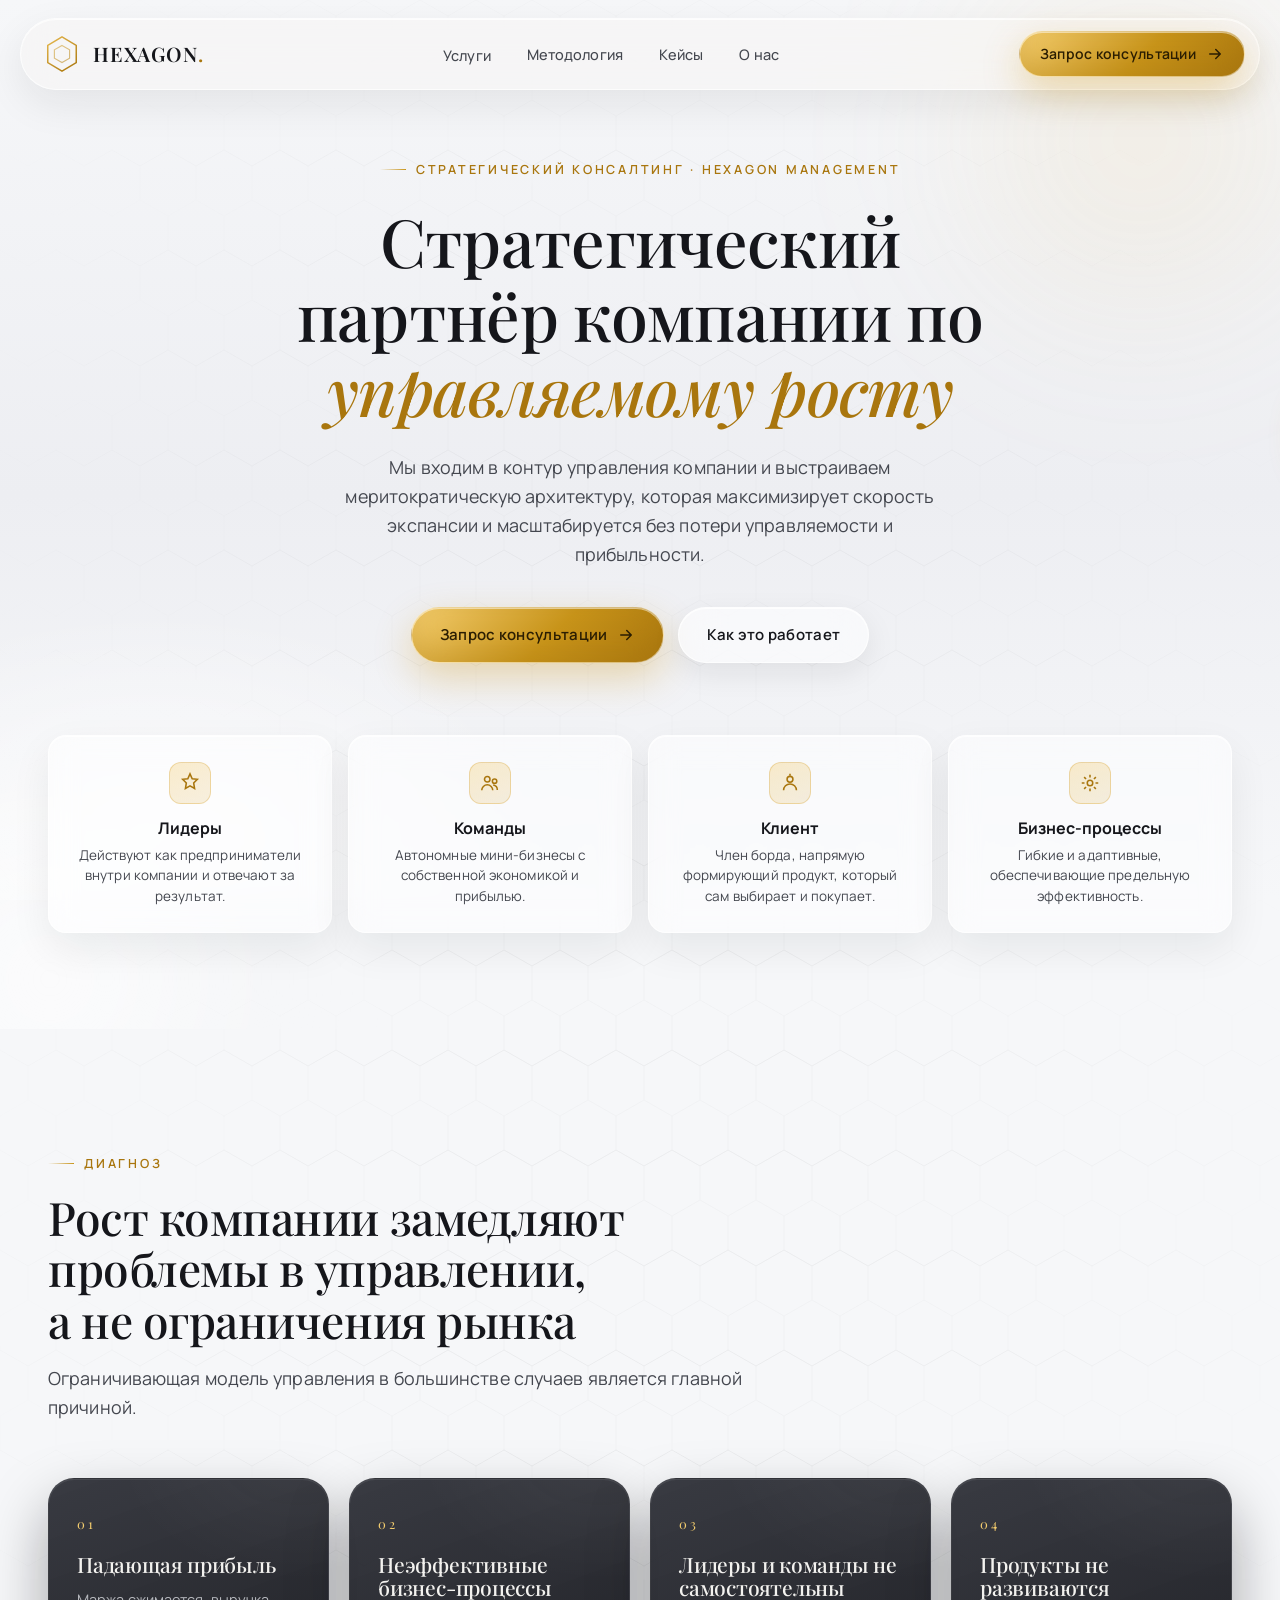
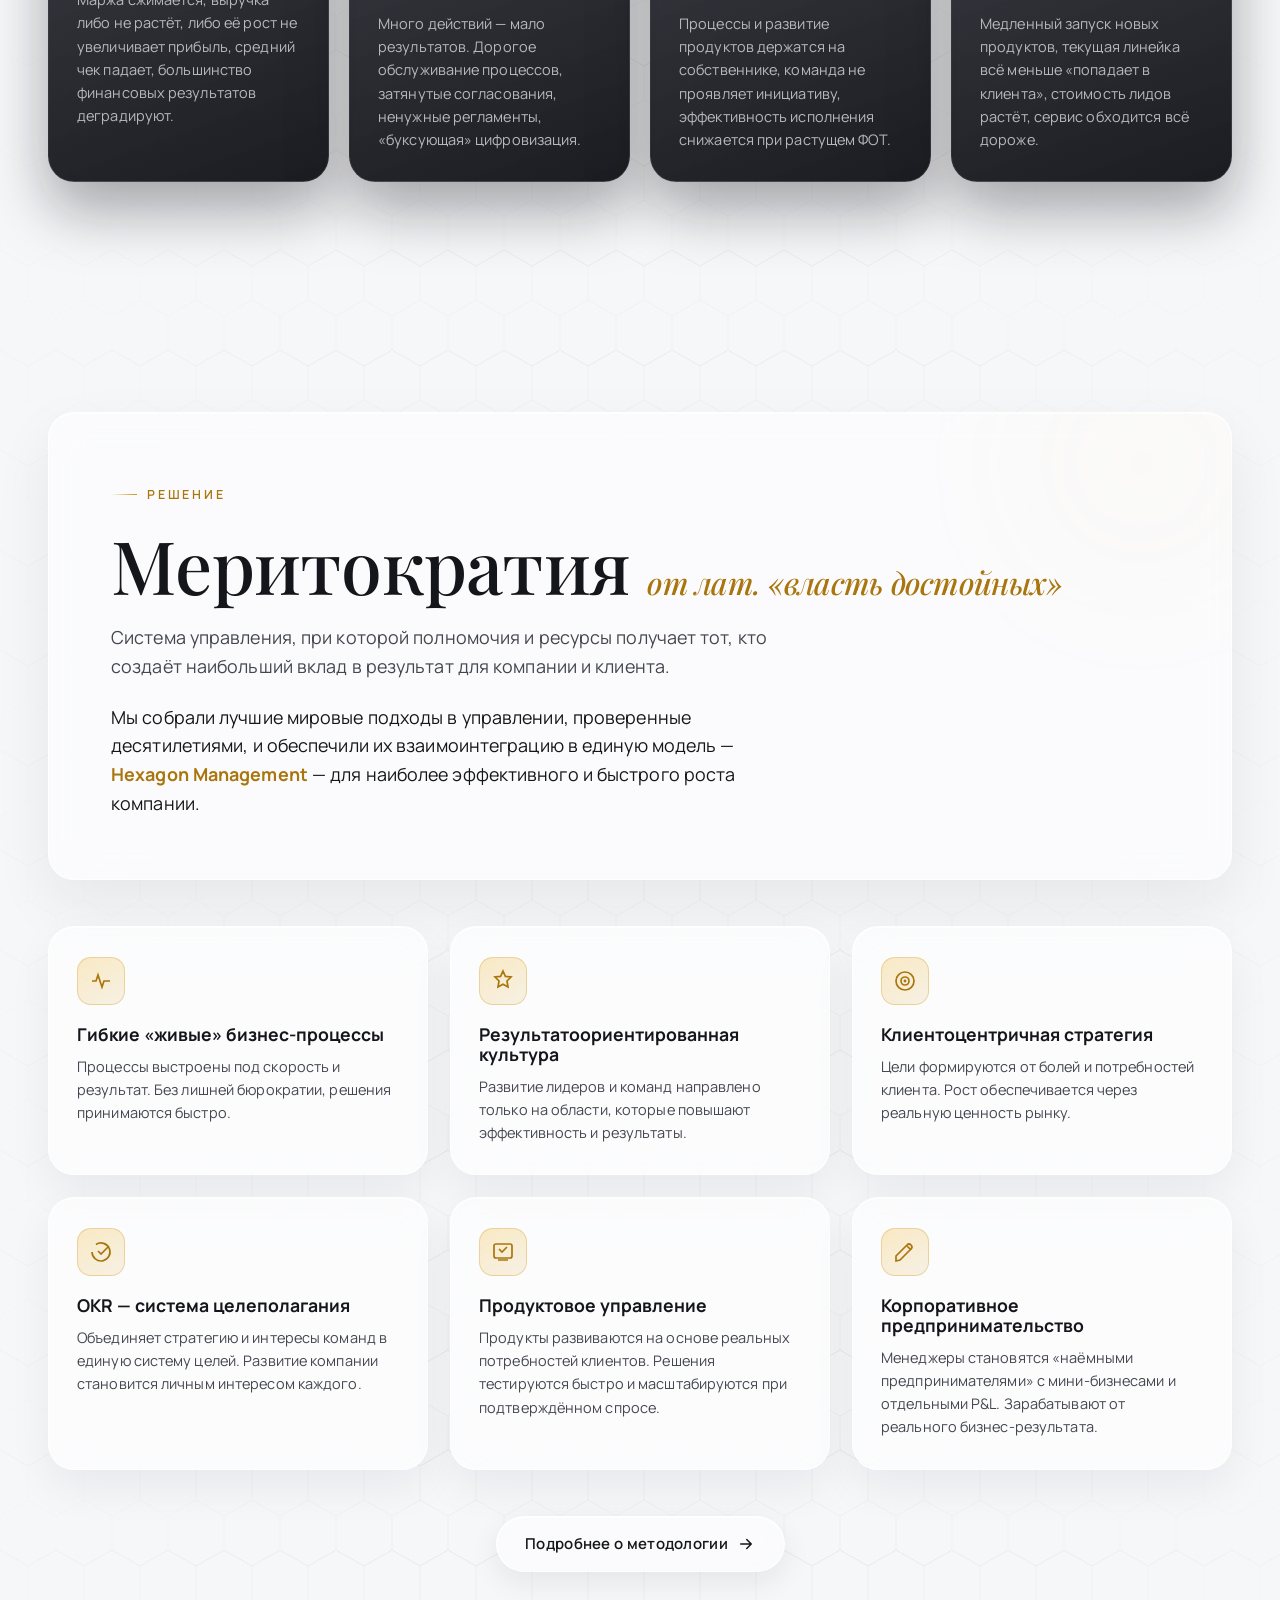
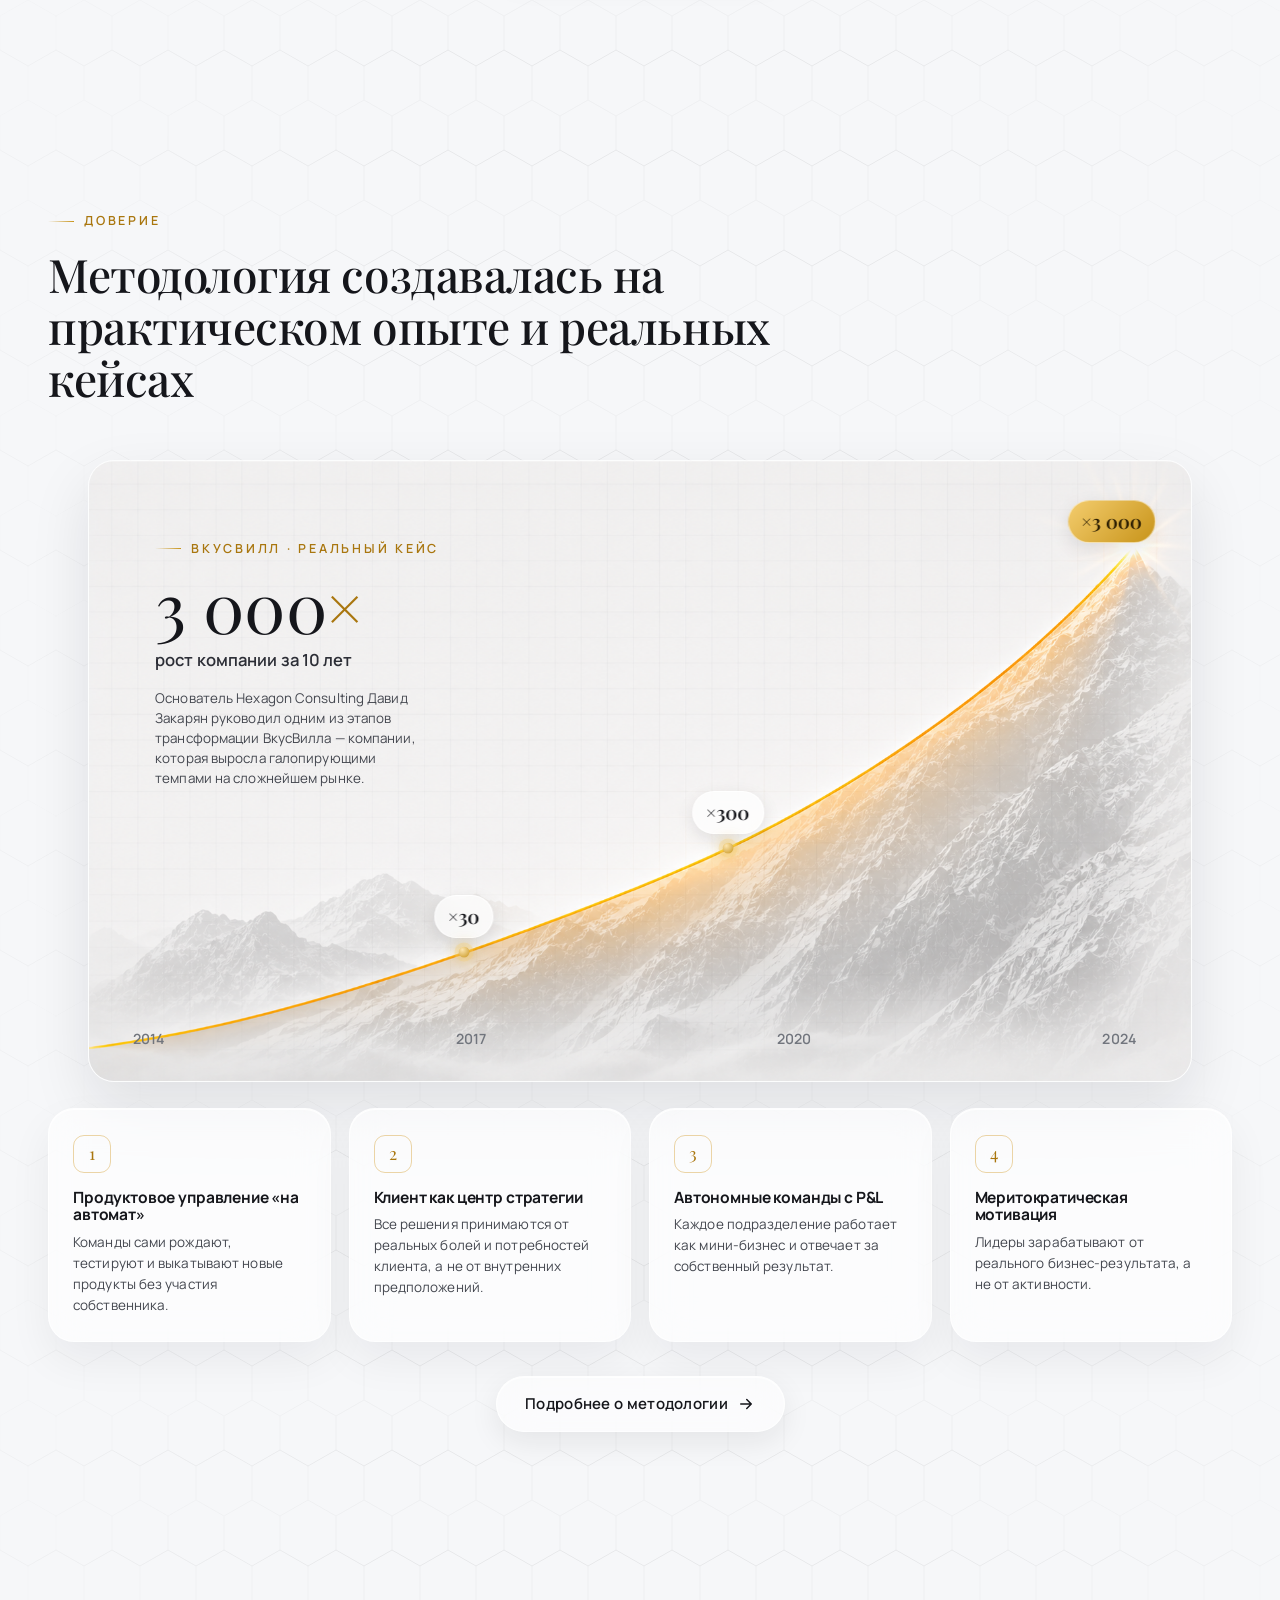
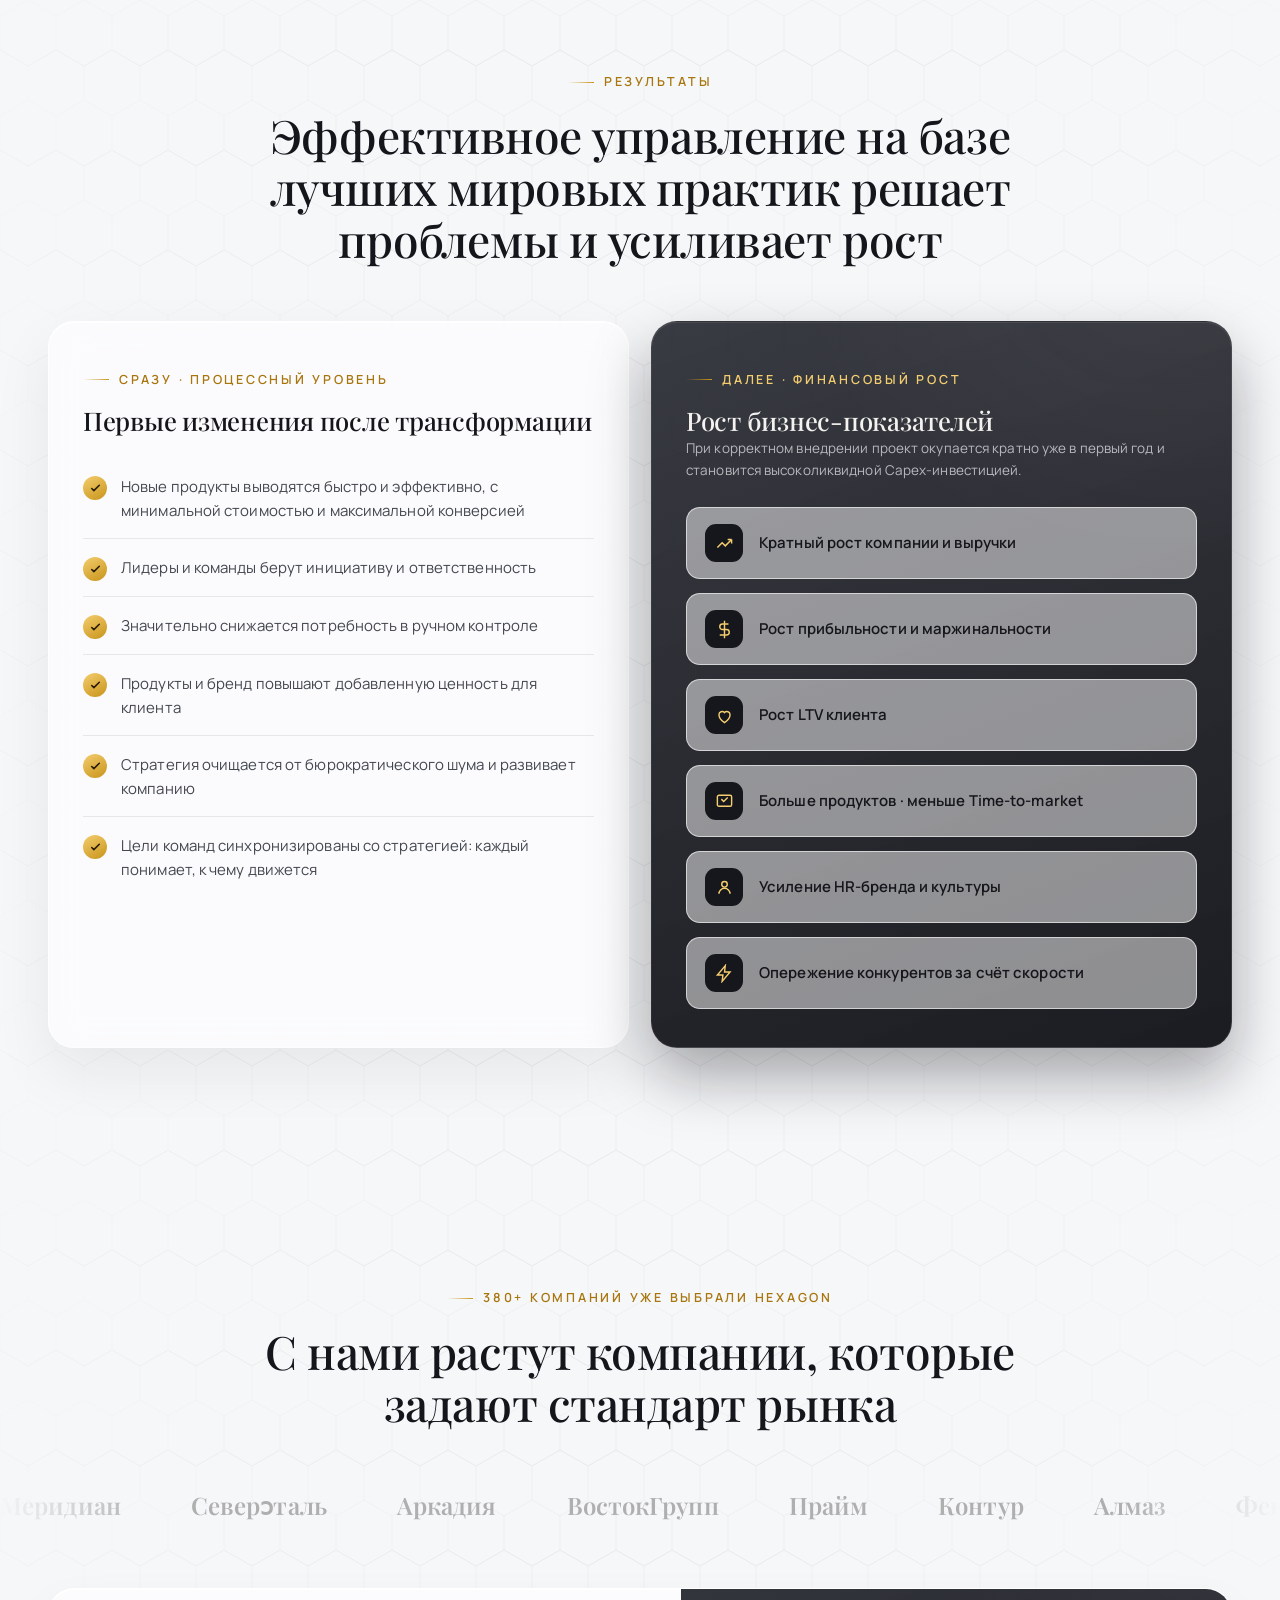
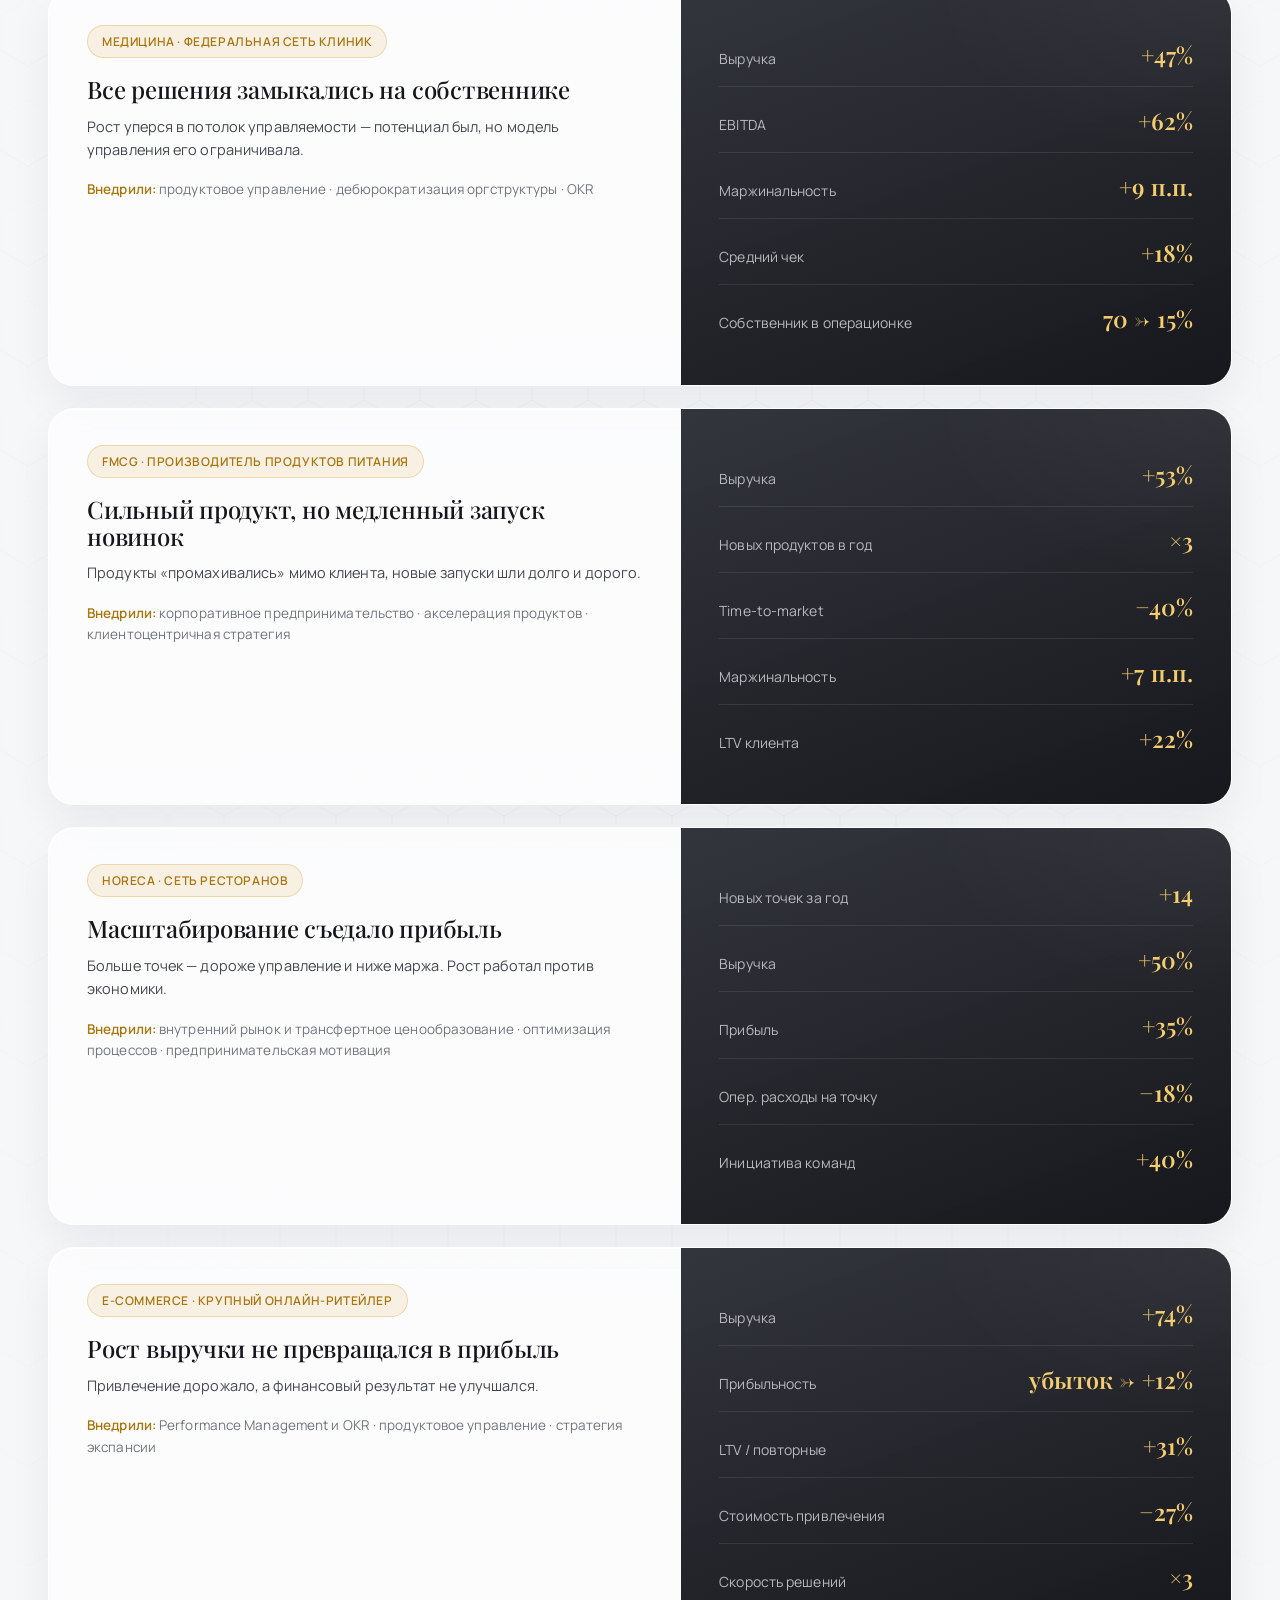
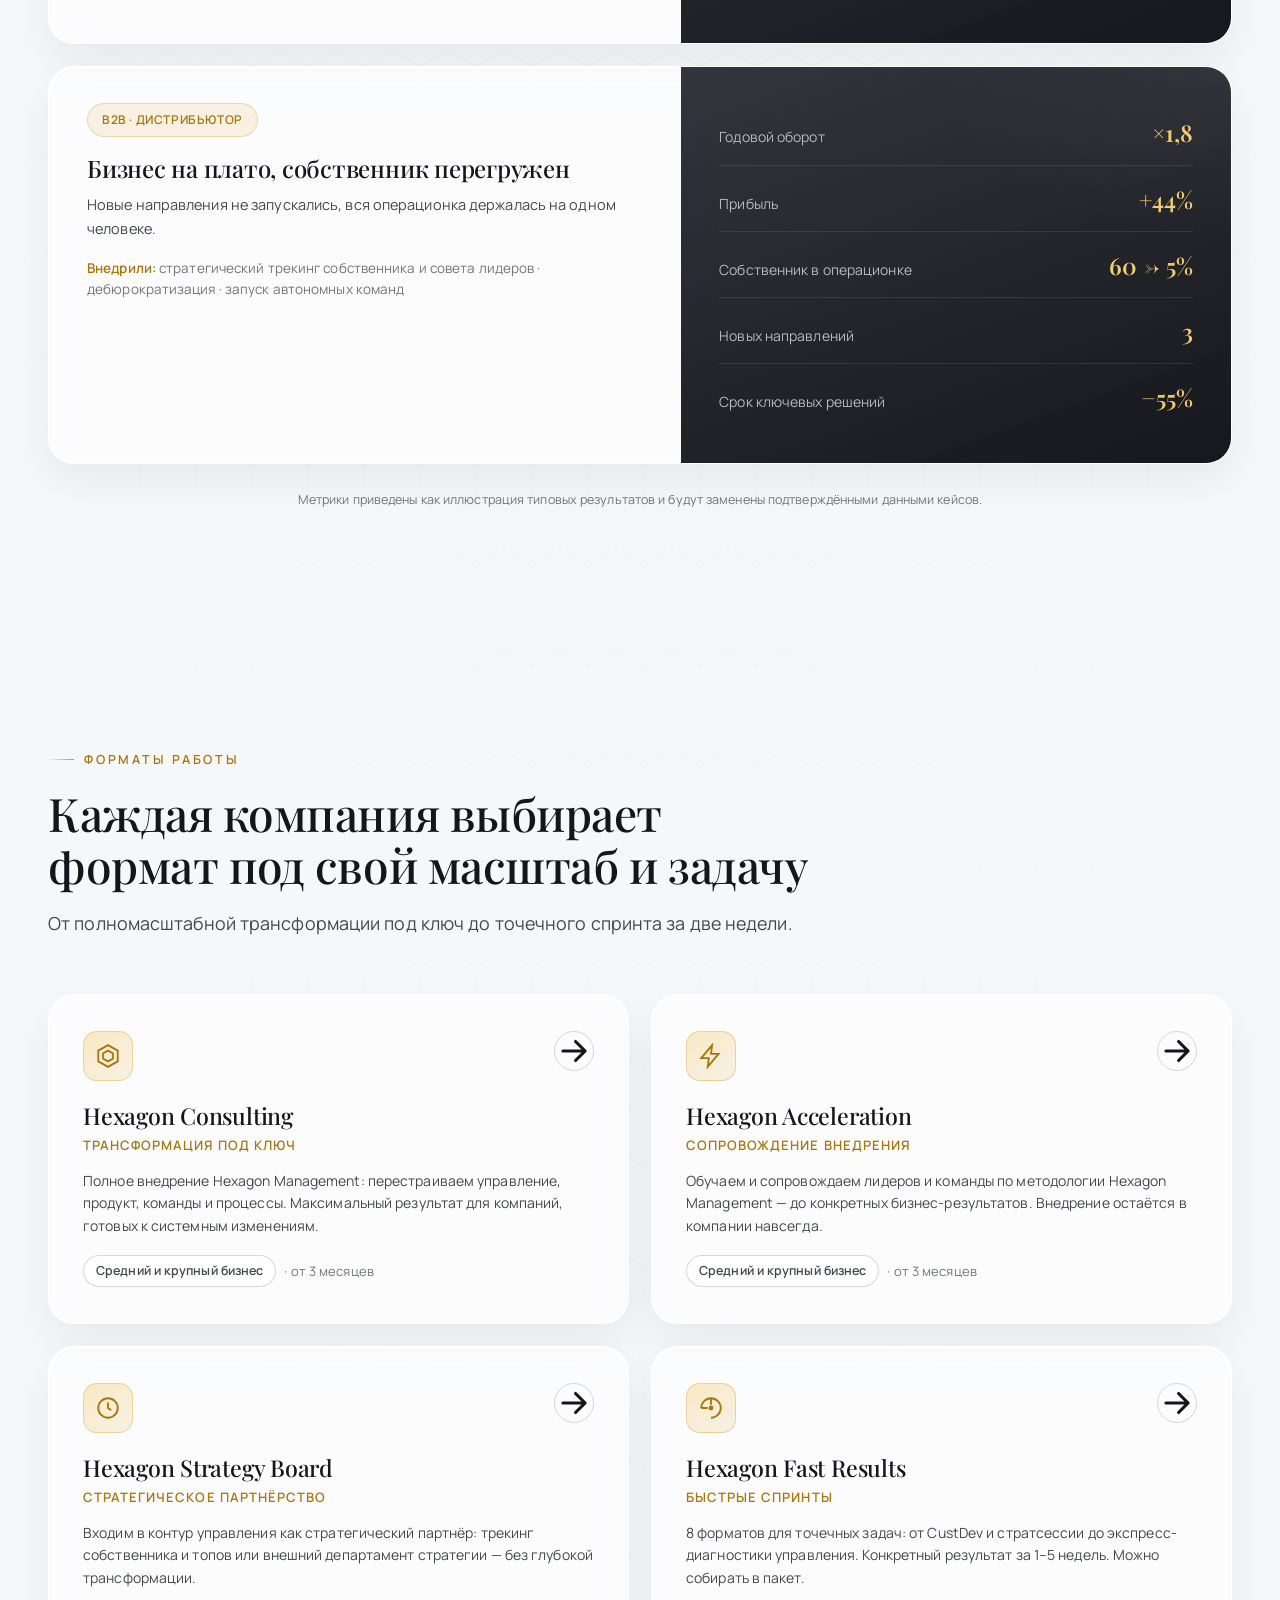
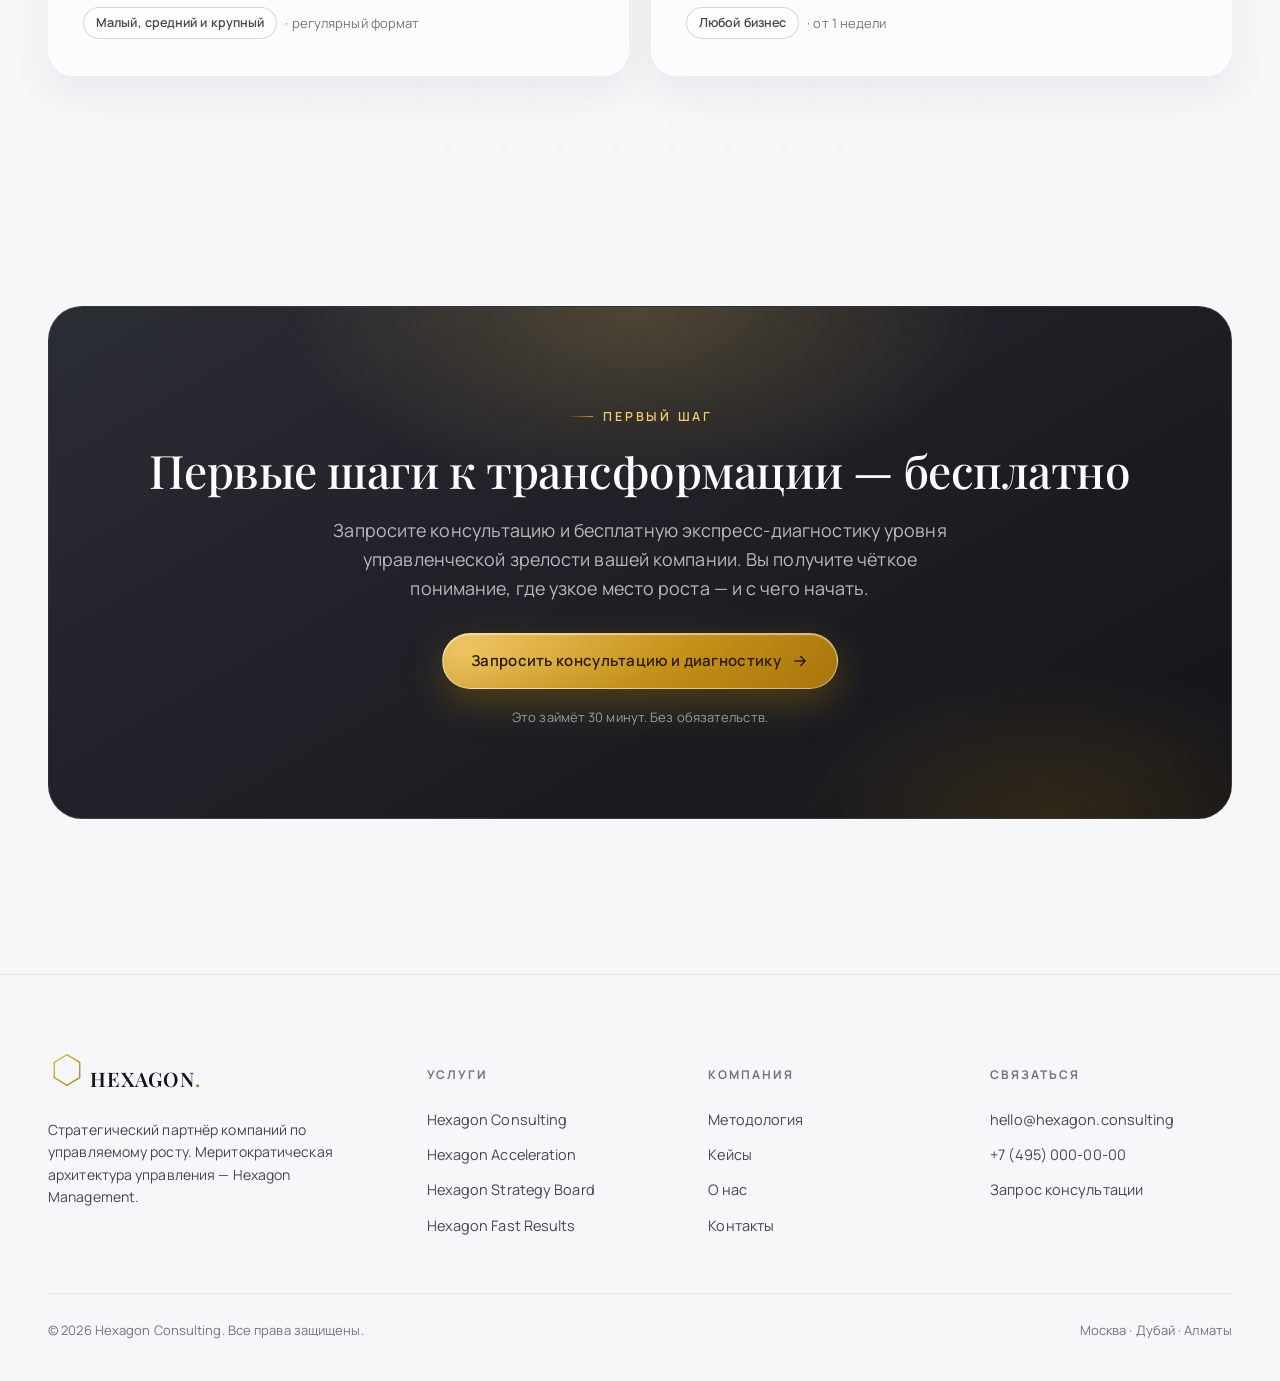
<file: index.html>
<!DOCTYPE html>
<html lang="ru">
<head>
  <meta charset="UTF-8" />
  <meta name="viewport" content="width=device-width, initial-scale=1" />
  <title>Hexagon Consulting — стратегический партнёр по управляемому росту</title>
  <meta name="description" content="Hexagon Consulting входит в контур управления компании и выстраивает меритократическую архитектуру, которая максимизирует скорость экспансии без потери управляемости и прибыльности." />
  <link rel="preconnect" href="https://fonts.googleapis.com" />
  <link rel="preconnect" href="https://fonts.gstatic.com" crossorigin />
  <link href="https://fonts.googleapis.com/css2?family=Playfair+Display:ital,wght@0,500;0,600;0,700;1,500;1,600&family=Manrope:wght@400;500;600;700;800&display=swap" rel="stylesheet" />
  <link rel="stylesheet" href="assets/css/styles.css" />
</head>
<body class="bg-base">
  <div class="hex-field" aria-hidden="true"></div>

  <!-- ============ NAV ============ -->
  <header class="nav">
    <div class="nav-inner">
      <a class="brand" href="index.html" aria-label="Hexagon Consulting">
        <span class="hex-mark" aria-hidden="true">
          <svg viewBox="0 0 40 40" width="38" height="38" fill="none">
            <path d="M20 2 L35 11 L35 29 L20 38 L5 29 L5 11 Z" stroke="url(#hg)" stroke-width="1.6"/>
            <path d="M20 11 L28 15.5 L28 24.5 L20 29 L12 24.5 L12 15.5 Z" stroke="url(#hg)" stroke-width="1.2" opacity="0.6"/>
            <defs><linearGradient id="hg" x1="5" y1="2" x2="35" y2="38" gradientUnits="userSpaceOnUse">
              <stop stop-color="#E6B84E"/><stop offset="1" stop-color="#A9760E"/>
            </linearGradient></defs>
          </svg>
        </span>
        <span class="brand-name">HEXAGON<span>.</span></span>
      </a>

      <nav class="nav-links" aria-label="Главное меню">
        <div class="nav-item">
          <a class="nav-link" href="#formats">Услуги</a>
          <div class="nav-menu">
            <a href="uslugi/consulting.html"><div class="nm-title">Hexagon Consulting</div><div class="nm-sub">Трансформация под ключ</div></a>
            <a href="uslugi/acceleration.html"><div class="nm-title">Hexagon Acceleration</div><div class="nm-sub">Сопровождение внедрения</div></a>
            <a href="uslugi/strategy-board.html"><div class="nm-title">Hexagon Strategy Board</div><div class="nm-sub">Стратегическое партнёрство</div></a>
            <a href="uslugi/fast-results.html"><div class="nm-title">Hexagon Fast Results</div><div class="nm-sub">Быстрые спринты</div></a>
          </div>
        </div>
        <a class="nav-link" href="#solution">Методология</a>
        <a class="nav-link" href="#cases">Кейсы</a>
        <a class="nav-link" href="#trust">О нас</a>
      </nav>

      <a class="btn btn-gold btn-sm nav-cta-desktop" href="#contact">
        Запрос консультации
        <svg viewBox="0 0 24 24" fill="none" stroke="currentColor" stroke-width="2" stroke-linecap="round" stroke-linejoin="round"><path d="M5 12h14M13 6l6 6-6 6"/></svg>
      </a>

      <button class="nav-toggle" aria-label="Открыть меню">
        <svg viewBox="0 0 24 24" width="22" height="22" fill="none" stroke="currentColor" stroke-width="2" stroke-linecap="round"><path d="M4 7h16M4 12h16M4 17h16"/></svg>
      </button>
    </div>
  </header>

  <!-- mobile drawer -->
  <div class="drawer" aria-hidden="true">
    <button class="drawer-close" aria-label="Закрыть меню">
      <svg viewBox="0 0 24 24" width="22" height="22" fill="none" stroke="currentColor" stroke-width="2" stroke-linecap="round"><path d="M6 6l12 12M18 6L6 18"/></svg>
    </button>
    <a href="#formats">Услуги</a>
    <a href="#solution">Методология</a>
    <a href="#cases">Кейсы</a>
    <a href="#trust">О нас</a>
    <a class="btn btn-gold btn-block" href="#contact">Запрос консультации</a>
  </div>

  <!-- ============ SCREEN 1 — HERO ============ -->
  <section class="hero">
    <div class="glow glow-gold" style="width:520px;height:520px;top:-120px;right:-120px;" aria-hidden="true"></div>
    <div class="glow glow-white" style="width:420px;height:420px;bottom:-160px;left:-160px;" aria-hidden="true"></div>
    <div class="wrap">
      <div class="hero-copy">
        <span class="eyebrow reveal">Стратегический консалтинг · Hexagon Management</span>
        <h1 class="h-display reveal reveal-d1">Стратегический партнёр компании по <span class="serif-em gold-text">управляемому росту</span></h1>
        <p class="lead reveal reveal-d2">Мы входим в контур управления компании и выстраиваем меритократическую архитектуру, которая максимизирует скорость экспансии и масштабируется без потери управляемости и прибыльности.</p>
        <div class="hero-cta reveal reveal-d3">
          <a class="btn btn-gold" href="#contact">
            Запрос консультации
            <svg viewBox="0 0 24 24" fill="none" stroke="currentColor" stroke-width="2" stroke-linecap="round" stroke-linejoin="round"><path d="M5 12h14M13 6l6 6-6 6"/></svg>
          </a>
          <a class="btn btn-glass" href="#solution">Как это работает</a>
        </div>
      </div>

      <div class="banner-grid reveal reveal-d3" aria-label="Принципы Hexagon">
          <article class="banner">
            <span class="banner-ico"><svg viewBox="0 0 24 24" fill="none" stroke="currentColor" stroke-width="1.7"><path d="M12 2l2.4 5.4L20 8l-4 4 1 6-5-2.8L7 18l1-6-4-4 5.6-.6z"/></svg></span>
            <h4>Лидеры</h4>
            <p>Действуют как предприниматели внутри компании и отвечают за результат.</p>
          </article>
          <article class="banner">
            <span class="banner-ico"><svg viewBox="0 0 24 24" fill="none" stroke="currentColor" stroke-width="1.7"><circle cx="9" cy="8" r="3"/><circle cx="17" cy="10" r="2.4"/><path d="M3 20c0-3.3 2.7-6 6-6s6 2.7 6 6M15.5 14.2c2.5.4 4.5 2.5 4.5 5.3"/></svg></span>
            <h4>Команды</h4>
            <p>Автономные мини-бизнесы с собственной экономикой и прибылью.</p>
          </article>
          <article class="banner">
            <span class="banner-ico"><svg viewBox="0 0 24 24" fill="none" stroke="currentColor" stroke-width="1.7"><circle cx="12" cy="8" r="3.2"/><path d="M5 20c0-3.9 3.1-7 7-7s7 3.1 7 7"/><path d="M12 2v2M12 14v0"/></svg></span>
            <h4>Клиент</h4>
            <p>Член борда, напрямую формирующий продукт, который сам выбирает и покупает.</p>
          </article>
          <article class="banner">
            <span class="banner-ico"><svg viewBox="0 0 24 24" fill="none" stroke="currentColor" stroke-width="1.7"><path d="M12 3v3M12 18v3M3 12h3M18 12h3M5.6 5.6l2.1 2.1M16.3 16.3l2.1 2.1M18.4 5.6l-2.1 2.1M7.7 16.3l-2.1 2.1"/><circle cx="12" cy="12" r="3"/></svg></span>
            <h4>Бизнес-процессы</h4>
            <p>Гибкие и адаптивные, обеспечивающие предельную эффективность.</p>
          </article>
      </div>
    </div>
  </section>

  <!-- ============ SCREEN 2 — PROBLEMS ============ -->
  <section class="section" id="problems">
    <div class="wrap">
      <div class="section-head reveal">
        <span class="eyebrow">Диагноз</span>
        <h2 class="h2">Рост компании замедляют проблемы в&nbsp;управлении, а&nbsp;не&nbsp;ограничения рынка</h2>
        <p class="lead">Ограничивающая модель управления в большинстве случаев является главной причиной.</p>
      </div>

      <div class="grid-4">
        <article class="card-dark pain reveal">
          <span class="pain-no">01</span>
          <h3>Падающая прибыль</h3>
          <p>Маржа сжимается, выручка либо не растёт, либо её рост не увеличивает прибыль, средний чек падает, большинство финансовых результатов деградируют.</p>
        </article>
        <article class="card-dark pain reveal reveal-d1">
          <span class="pain-no">02</span>
          <h3>Неэффективные бизнес-процессы</h3>
          <p>Много действий — мало результатов. Дорогое обслуживание процессов, затянутые согласования, ненужные регламенты, «буксующая» цифровизация.</p>
        </article>
        <article class="card-dark pain reveal reveal-d2">
          <span class="pain-no">03</span>
          <h3>Лидеры и команды не самостоятельны</h3>
          <p>Процессы и развитие продуктов держатся на собственнике, команда не проявляет инициативу, эффективность исполнения снижается при растущем ФОТ.</p>
        </article>
        <article class="card-dark pain reveal reveal-d3">
          <span class="pain-no">04</span>
          <h3>Продукты не развиваются</h3>
          <p>Медленный запуск новых продуктов, текущая линейка всё меньше «попадает в клиента», стоимость лидов растёт, сервис обходится всё дороже.</p>
        </article>
      </div>
    </div>
  </section>

  <!-- ============ SCREEN 3 — SOLUTION / MERITOCRACY ============ -->
  <section class="section" id="solution">
    <div class="wrap">
      <div class="glass term reveal" style="margin-bottom:46px;">
        <div class="glow glow-gold" style="width:340px;height:340px;top:-120px;right:-80px;opacity:.5;" aria-hidden="true"></div>
        <span class="eyebrow">Решение</span>
        <h2 class="term-word" style="margin-top:18px;">Меритократия <span class="term-lat">от лат. «власть достойных»</span></h2>
        <p>Система управления, при которой полномочия и ресурсы получает тот, кто создаёт наибольший вклад в результат для компании и клиента.</p>
        <p style="margin-top:22px;color:var(--text);">Мы собрали лучшие мировые подходы в управлении, проверенные десятилетиями, и обеспечили их взаимоинтеграцию в единую модель — <strong class="gold-text">Hexagon&nbsp;Management</strong> — для наиболее эффективного и быстрого роста компании.</p>
      </div>

      <div class="grid-3">
        <article class="card comp reveal">
          <span class="comp-ico"><svg viewBox="0 0 24 24" fill="none" stroke="currentColor" stroke-width="1.7"><path d="M3 12h4l2-6 4 12 2-6h6"/></svg></span>
          <h3>Гибкие «живые» бизнес-процессы</h3>
          <p>Процессы выстроены под скорость и результат. Без лишней бюрократии, решения принимаются быстро.</p>
        </article>
        <article class="card comp reveal reveal-d1">
          <span class="comp-ico"><svg viewBox="0 0 24 24" fill="none" stroke="currentColor" stroke-width="1.7"><path d="M12 2l2.4 5.4L20 8l-4 4 1 6-5-2.8L7 18l1-6-4-4 5.6-.6z"/></svg></span>
          <h3>Результатоориентированная культура</h3>
          <p>Развитие лидеров и команд направлено только на области, которые повышают эффективность и результаты.</p>
        </article>
        <article class="card comp reveal reveal-d2">
          <span class="comp-ico"><svg viewBox="0 0 24 24" fill="none" stroke="currentColor" stroke-width="1.7"><circle cx="12" cy="12" r="9"/><circle cx="12" cy="12" r="4"/><circle cx="12" cy="12" r="0.6" fill="currentColor"/></svg></span>
          <h3>Клиентоцентричная стратегия</h3>
          <p>Цели формируются от болей и потребностей клиента. Рост обеспечивается через реальную ценность рынку.</p>
        </article>
        <article class="card comp reveal">
          <span class="comp-ico"><svg viewBox="0 0 24 24" fill="none" stroke="currentColor" stroke-width="1.7"><path d="M9 11l3 3 8-8M3 12a9 9 0 1 0 4-7.5"/></svg></span>
          <h3>OKR — система целеполагания</h3>
          <p>Объединяет стратегию и интересы команд в единую систему целей. Развитие компании становится личным интересом каждого.</p>
        </article>
        <article class="card comp reveal reveal-d1">
          <span class="comp-ico"><svg viewBox="0 0 24 24" fill="none" stroke="currentColor" stroke-width="1.7"><rect x="3" y="4" width="18" height="14" rx="2"/><path d="M7 20h10M8 9l3 3 5-5"/></svg></span>
          <h3>Продуктовое управление</h3>
          <p>Продукты развиваются на основе реальных потребностей клиентов. Решения тестируются быстро и масштабируются при подтверждённом спросе.</p>
        </article>
        <article class="card comp reveal reveal-d2">
          <span class="comp-ico"><svg viewBox="0 0 24 24" fill="none" stroke="currentColor" stroke-width="1.7"><path d="M3 21l4-1 11-11a2.8 2.8 0 0 0-4-4L3 16z"/><path d="M14 6l4 4"/></svg></span>
          <h3>Корпоративное предпринимательство</h3>
          <p>Менеджеры становятся «наёмными предпринимателями» с мини-бизнесами и отдельными P&amp;L. Зарабатывают от реального бизнес-результата.</p>
        </article>
      </div>

      <div style="text-align:center;margin-top:46px;" class="reveal">
        <a class="btn btn-glass" href="uslugi/consulting.html">Подробнее о методологии
          <svg viewBox="0 0 24 24" fill="none" stroke="currentColor" stroke-width="2" stroke-linecap="round" stroke-linejoin="round"><path d="M5 12h14M13 6l6 6-6 6"/></svg>
        </a>
      </div>
    </div>
  </section>

  <!-- ============ SCREEN 4 — TRUST / VKUSVILL ============ -->
  <section class="section" id="trust">
    <div class="wrap">
      <div class="section-head reveal">
        <span class="eyebrow">Доверие</span>
        <h2 class="h2">Методология создавалась на практическом опыте и реальных кейсах</h2>
      </div>

      <figure class="growth reveal">
        <figcaption class="growth__stat">
          <span class="eyebrow">ВкусВилл · реальный кейс</span>
          <span class="big">3 000<span class="x">×</span></span>
          <span class="sub">рост компании за 10 лет</span>
          <p class="story">Основатель Hexagon Consulting Давид Закарян руководил одним из этапов трансформации ВкусВилла — компании, которая выросла галопирующими темпами на сложнейшем рынке.</p>
        </figcaption>
        <div class="growth__media">
          <img class="growth__img" src="assets/images/vkusvill-growth.png"
               alt="График роста ВкусВилла: 3000× за 10 лет" />
          <div class="growth__ovl">
            <span class="gmark" style="left:34%;top:79.2%;"><span class="chip">×30</span><span class="dot"></span></span>
            <span class="gmark" style="left:58%;top:62.4%;"><span class="chip">×300</span><span class="dot"></span></span>
            <span class="gmark gmark-peak" style="left:92.8%;top:18%;"><span class="chip">×3&nbsp;000</span><span class="dot"></span></span>
            <div class="growth__years">
              <span>2014</span><span>2017</span><span>2020</span><span>2024</span>
            </div>
          </div>
        </div>
      </figure>

      <div class="drivers-row">
        <article class="card driver-card reveal">
          <span class="d-no">1</span>
          <h4>Продуктовое управление «на автомат»</h4>
          <p>Команды сами рождают, тестируют и выкатывают новые продукты без участия собственника.</p>
        </article>
        <article class="card driver-card reveal reveal-d1">
          <span class="d-no">2</span>
          <h4>Клиент как центр стратегии</h4>
          <p>Все решения принимаются от реальных болей и потребностей клиента, а не от внутренних предположений.</p>
        </article>
        <article class="card driver-card reveal reveal-d2">
          <span class="d-no">3</span>
          <h4>Автономные команды с P&amp;L</h4>
          <p>Каждое подразделение работает как мини-бизнес и отвечает за собственный результат.</p>
        </article>
        <article class="card driver-card reveal reveal-d3">
          <span class="d-no">4</span>
          <h4>Меритократическая мотивация</h4>
          <p>Лидеры зарабатывают от реального бизнес-результата, а не от активности.</p>
        </article>
      </div>

      <div style="text-align:center;margin-top:34px;" class="reveal">
        <a class="btn btn-glass" href="uslugi/consulting.html">Подробнее о методологии
          <svg viewBox="0 0 24 24" fill="none" stroke="currentColor" stroke-width="2" stroke-linecap="round" stroke-linejoin="round"><path d="M5 12h14M13 6l6 6-6 6"/></svg>
        </a>
      </div>
    </div>
  </section>

  <!-- ============ SCREEN 5 — RESULTS ============ -->
  <section class="section" id="results">
    <div class="wrap">
      <div class="section-head center reveal">
        <span class="eyebrow">Результаты</span>
        <h2 class="h2">Эффективное управление на базе лучших мировых практик решает проблемы и усиливает рост</h2>
      </div>

      <div class="grid-2">
        <article class="glass res-col reveal">
          <span class="eyebrow">Сразу · процессный уровень</span>
          <h3 class="h3" style="margin:16px 0 4px;">Первые изменения после трансформации</h3>
          <ul class="res-list">
            <li><span class="tick"><svg viewBox="0 0 24 24" fill="none" stroke="currentColor" stroke-width="3" stroke-linecap="round" stroke-linejoin="round"><path d="M5 12l4 4 10-10"/></svg></span>Новые продукты выводятся быстро и эффективно, с минимальной стоимостью и максимальной конверсией</li>
            <li><span class="tick"><svg viewBox="0 0 24 24" fill="none" stroke="currentColor" stroke-width="3" stroke-linecap="round" stroke-linejoin="round"><path d="M5 12l4 4 10-10"/></svg></span>Лидеры и команды берут инициативу и ответственность</li>
            <li><span class="tick"><svg viewBox="0 0 24 24" fill="none" stroke="currentColor" stroke-width="3" stroke-linecap="round" stroke-linejoin="round"><path d="M5 12l4 4 10-10"/></svg></span>Значительно снижается потребность в ручном контроле</li>
            <li><span class="tick"><svg viewBox="0 0 24 24" fill="none" stroke="currentColor" stroke-width="3" stroke-linecap="round" stroke-linejoin="round"><path d="M5 12l4 4 10-10"/></svg></span>Продукты и бренд повышают добавленную ценность для клиента</li>
            <li><span class="tick"><svg viewBox="0 0 24 24" fill="none" stroke="currentColor" stroke-width="3" stroke-linecap="round" stroke-linejoin="round"><path d="M5 12l4 4 10-10"/></svg></span>Стратегия очищается от бюрократического шума и развивает компанию</li>
            <li><span class="tick"><svg viewBox="0 0 24 24" fill="none" stroke="currentColor" stroke-width="3" stroke-linecap="round" stroke-linejoin="round"><path d="M5 12l4 4 10-10"/></svg></span>Цели команд синхронизированы со стратегией: каждый понимает, к чему движется</li>
          </ul>
        </article>

        <article class="card-dark res-col reveal reveal-d1">
          <span class="eyebrow" style="color:var(--gold-bright);">Далее · финансовый рост</span>
          <h3 class="h3" style="margin:16px 0 4px;color:var(--on-dark);">Рост бизнес-показателей</h3>
          <p style="font-size:13.5px;color:var(--on-dark-soft);">При корректном внедрении проект окупается кратно уже в первый год и становится высоколиквидной Capex-инвестицией.</p>
          <ul class="metric-list">
            <li><span class="m-ico"><svg viewBox="0 0 24 24" fill="none" stroke="currentColor" stroke-width="1.8"><path d="M3 17l6-6 4 4 8-8M21 7v5M16 7h5"/></svg></span>Кратный рост компании и выручки</li>
            <li><span class="m-ico"><svg viewBox="0 0 24 24" fill="none" stroke="currentColor" stroke-width="1.8"><path d="M12 1v22M17 5H9.5a3.5 3.5 0 0 0 0 7h5a3.5 3.5 0 0 1 0 7H6"/></svg></span>Рост прибыльности и маржинальности</li>
            <li><span class="m-ico"><svg viewBox="0 0 24 24" fill="none" stroke="currentColor" stroke-width="1.8"><path d="M12 21s-7-4.5-7-10a4 4 0 0 1 7-2.6A4 4 0 0 1 19 11c0 5.5-7 10-7 10z"/></svg></span>Рост LTV клиента</li>
            <li><span class="m-ico"><svg viewBox="0 0 24 24" fill="none" stroke="currentColor" stroke-width="1.8"><rect x="3" y="4" width="18" height="14" rx="2"/><path d="M8 9l3 3 5-5"/></svg></span>Больше продуктов · меньше Time-to-market</li>
            <li><span class="m-ico"><svg viewBox="0 0 24 24" fill="none" stroke="currentColor" stroke-width="1.8"><circle cx="12" cy="8" r="3.5"/><path d="M5 20c0-3.9 3.1-7 7-7s7 3.1 7 7"/></svg></span>Усиление HR-бренда и культуры</li>
            <li><span class="m-ico"><svg viewBox="0 0 24 24" fill="none" stroke="currentColor" stroke-width="1.8"><path d="M13 2L3 14h7l-1 8 10-12h-7z"/></svg></span>Опережение конкурентов за счёт скорости</li>
          </ul>
        </article>
      </div>
    </div>
  </section>

  <!-- ============ SCREEN 6 — CASES & LOGOS ============ -->
  <section class="section" id="cases">
    <div class="wrap">
      <div class="section-head center reveal">
        <span class="eyebrow">380+ компаний уже выбрали Hexagon</span>
        <h2 class="h2">С нами растут компании, которые задают стандарт рынка</h2>
      </div>
    </div>

    <div class="marquee reveal" style="margin-bottom:64px;">
      <div class="marquee-track">
        <span class="marquee-item">Меридиан</span><span class="marquee-item">Северↄталь</span><span class="marquee-item">Аркадия</span>
        <span class="marquee-item">ВостокГрупп</span><span class="marquee-item">Прайм</span><span class="marquee-item">Контур</span>
        <span class="marquee-item">Алмаз</span><span class="marquee-item">Феникс</span>
        <span class="marquee-item">Меридиан</span><span class="marquee-item">Северↄталь</span><span class="marquee-item">Аркадия</span>
        <span class="marquee-item">ВостокГрупп</span><span class="marquee-item">Прайм</span><span class="marquee-item">Контур</span>
        <span class="marquee-item">Алмаз</span><span class="marquee-item">Феникс</span>
      </div>
    </div>

    <div class="wrap">
      <div class="cases">
        <!-- Case 1 -->
        <article class="card case reveal">
          <div class="case-main">
            <span class="case-tag">Медицина · федеральная сеть клиник</span>
            <h3>Все решения замыкались на собственнике</h3>
            <p class="case-ctx">Рост уперся в потолок управляемости — потенциал был, но модель управления его ограничивала.</p>
            <p class="case-impl"><b>Внедрили:</b> продуктовое управление · дебюрократизация оргструктуры · OKR</p>
          </div>
          <div class="case-metrics">
            <div class="cm-row"><span class="cm-label">Выручка</span><span class="cm-val">+47%</span></div>
            <div class="cm-row"><span class="cm-label">EBITDA</span><span class="cm-val">+62%</span></div>
            <div class="cm-row"><span class="cm-label">Маржинальность</span><span class="cm-val">+9&nbsp;п.п.</span></div>
            <div class="cm-row"><span class="cm-label">Средний чек</span><span class="cm-val">+18%</span></div>
            <div class="cm-row"><span class="cm-label">Собственник в операционке</span><span class="cm-val">70 → 15%</span></div>
          </div>
        </article>

        <!-- Case 2 -->
        <article class="card case reveal">
          <div class="case-main">
            <span class="case-tag">FMCG · производитель продуктов питания</span>
            <h3>Сильный продукт, но медленный запуск новинок</h3>
            <p class="case-ctx">Продукты «промахивались» мимо клиента, новые запуски шли долго и дорого.</p>
            <p class="case-impl"><b>Внедрили:</b> корпоративное предпринимательство · акселерация продуктов · клиентоцентричная стратегия</p>
          </div>
          <div class="case-metrics">
            <div class="cm-row"><span class="cm-label">Выручка</span><span class="cm-val">+53%</span></div>
            <div class="cm-row"><span class="cm-label">Новых продуктов в год</span><span class="cm-val">×3</span></div>
            <div class="cm-row"><span class="cm-label">Time-to-market</span><span class="cm-val">−40%</span></div>
            <div class="cm-row"><span class="cm-label">Маржинальность</span><span class="cm-val">+7&nbsp;п.п.</span></div>
            <div class="cm-row"><span class="cm-label">LTV клиента</span><span class="cm-val">+22%</span></div>
          </div>
        </article>

        <!-- Case 3 -->
        <article class="card case reveal">
          <div class="case-main">
            <span class="case-tag">HoReCa · сеть ресторанов</span>
            <h3>Масштабирование съедало прибыль</h3>
            <p class="case-ctx">Больше точек — дороже управление и ниже маржа. Рост работал против экономики.</p>
            <p class="case-impl"><b>Внедрили:</b> внутренний рынок и трансфертное ценообразование · оптимизация процессов · предпринимательская мотивация</p>
          </div>
          <div class="case-metrics">
            <div class="cm-row"><span class="cm-label">Новых точек за год</span><span class="cm-val">+14</span></div>
            <div class="cm-row"><span class="cm-label">Выручка</span><span class="cm-val">+50%</span></div>
            <div class="cm-row"><span class="cm-label">Прибыль</span><span class="cm-val">+35%</span></div>
            <div class="cm-row"><span class="cm-label">Опер. расходы на точку</span><span class="cm-val">−18%</span></div>
            <div class="cm-row"><span class="cm-label">Инициатива команд</span><span class="cm-val">+40%</span></div>
          </div>
        </article>

        <!-- Case 4 -->
        <article class="card case reveal">
          <div class="case-main">
            <span class="case-tag">E-commerce · крупный онлайн-ритейлер</span>
            <h3>Рост выручки не превращался в прибыль</h3>
            <p class="case-ctx">Привлечение дорожало, а финансовый результат не улучшался.</p>
            <p class="case-impl"><b>Внедрили:</b> Performance Management и OKR · продуктовое управление · стратегия экспансии</p>
          </div>
          <div class="case-metrics">
            <div class="cm-row"><span class="cm-label">Выручка</span><span class="cm-val">+74%</span></div>
            <div class="cm-row"><span class="cm-label">Прибыльность</span><span class="cm-val">убыток → +12%</span></div>
            <div class="cm-row"><span class="cm-label">LTV / повторные</span><span class="cm-val">+31%</span></div>
            <div class="cm-row"><span class="cm-label">Стоимость привлечения</span><span class="cm-val">−27%</span></div>
            <div class="cm-row"><span class="cm-label">Скорость решений</span><span class="cm-val">×3</span></div>
          </div>
        </article>

        <!-- Case 5 -->
        <article class="card case reveal">
          <div class="case-main">
            <span class="case-tag">B2B · дистрибьютор</span>
            <h3>Бизнес на плато, собственник перегружен</h3>
            <p class="case-ctx">Новые направления не запускались, вся операционка держалась на одном человеке.</p>
            <p class="case-impl"><b>Внедрили:</b> стратегический трекинг собственника и совета лидеров · дебюрократизация · запуск автономных команд</p>
          </div>
          <div class="case-metrics">
            <div class="cm-row"><span class="cm-label">Годовой оборот</span><span class="cm-val">×1,8</span></div>
            <div class="cm-row"><span class="cm-label">Прибыль</span><span class="cm-val">+44%</span></div>
            <div class="cm-row"><span class="cm-label">Собственник в операционке</span><span class="cm-val">60 → 5%</span></div>
            <div class="cm-row"><span class="cm-label">Новых направлений</span><span class="cm-val">3</span></div>
            <div class="cm-row"><span class="cm-label">Срок ключевых решений</span><span class="cm-val">−55%</span></div>
          </div>
        </article>
      </div>
      <p style="text-align:center;margin-top:26px;font-size:12.5px;color:var(--muted);">Метрики приведены как иллюстрация типовых результатов и будут заменены подтверждёнными данными кейсов.</p>
    </div>
  </section>

  <!-- ============ SCREEN 7 — FORMATS ============ -->
  <section class="section" id="formats">
    <div class="wrap">
      <div class="section-head reveal">
        <span class="eyebrow">Форматы работы</span>
        <h2 class="h2">Каждая компания выбирает формат под свой масштаб и задачу</h2>
        <p class="lead">От полномасштабной трансформации под ключ до точечного спринта за две недели.</p>
      </div>

      <div class="grid-2">
        <a class="card format reveal" href="uslugi/consulting.html">
          <div class="fmt-top">
            <span class="fmt-ico"><svg viewBox="0 0 24 24" fill="none" stroke="currentColor" stroke-width="1.7"><path d="M12 2 L21 7 V17 L12 22 L3 17 V7 Z"/><path d="M12 7 L16.5 9.5 V14.5 L12 17 L7.5 14.5 V9.5 Z"/></svg></span>
            <span class="fmt-arrow"><svg viewBox="0 0 24 24" fill="none" stroke="currentColor" stroke-width="2" stroke-linecap="round" stroke-linejoin="round"><path d="M5 12h14M13 6l6 6-6 6"/></svg></span>
          </div>
          <h3>Hexagon Consulting</h3>
          <span class="fmt-sub">Трансформация под ключ</span>
          <p>Полное внедрение Hexagon Management: перестраиваем управление, продукт, команды и процессы. Максимальный результат для компаний, готовых к системным изменениям.</p>
          <span class="fmt-meta">
            <span class="audience">Средний и крупный бизнес
              <span class="audience-tip"><strong>Средний бизнес</strong> — выручка 300 млн – 3 млрд ₽/год. <strong>Крупный</strong> — свыше 3 млрд ₽/год.</span>
            </span>
            · от 3 месяцев
          </span>
        </a>

        <a class="card format reveal reveal-d1" href="uslugi/acceleration.html">
          <div class="fmt-top">
            <span class="fmt-ico"><svg viewBox="0 0 24 24" fill="none" stroke="currentColor" stroke-width="1.7"><path d="M13 2L3 14h7l-1 8 10-12h-7z"/></svg></span>
            <span class="fmt-arrow"><svg viewBox="0 0 24 24" fill="none" stroke="currentColor" stroke-width="2" stroke-linecap="round" stroke-linejoin="round"><path d="M5 12h14M13 6l6 6-6 6"/></svg></span>
          </div>
          <h3>Hexagon Acceleration</h3>
          <span class="fmt-sub">Сопровождение внедрения</span>
          <p>Обучаем и сопровождаем лидеров и команды по методологии Hexagon Management — до конкретных бизнес-результатов. Внедрение остаётся в компании навсегда.</p>
          <span class="fmt-meta">
            <span class="audience">Средний и крупный бизнес
              <span class="audience-tip"><strong>Средний бизнес</strong> — выручка 300 млн – 3 млрд ₽/год. <strong>Крупный</strong> — свыше 3 млрд ₽/год.</span>
            </span>
            · от 3 месяцев
          </span>
        </a>

        <a class="card format reveal reveal-d1" href="uslugi/strategy-board.html">
          <div class="fmt-top">
            <span class="fmt-ico"><svg viewBox="0 0 24 24" fill="none" stroke="currentColor" stroke-width="1.7"><circle cx="12" cy="12" r="9"/><path d="M12 7v5l3 2"/></svg></span>
            <span class="fmt-arrow"><svg viewBox="0 0 24 24" fill="none" stroke="currentColor" stroke-width="2" stroke-linecap="round" stroke-linejoin="round"><path d="M5 12h14M13 6l6 6-6 6"/></svg></span>
          </div>
          <h3>Hexagon Strategy Board</h3>
          <span class="fmt-sub">Стратегическое партнёрство</span>
          <p>Входим в контур управления как стратегический партнёр: трекинг собственника и топов или внешний департамент стратегии — без глубокой трансформации.</p>
          <span class="fmt-meta">
            <span class="audience">Малый, средний и крупный
              <span class="audience-tip"><strong>Малый</strong> — до 300 млн ₽/год. <strong>Средний</strong> — 300 млн – 3 млрд. <strong>Крупный</strong> — свыше 3 млрд ₽/год.</span>
            </span>
            · регулярный формат
          </span>
        </a>

        <a class="card format reveal" href="uslugi/fast-results.html">
          <div class="fmt-top">
            <span class="fmt-ico"><svg viewBox="0 0 24 24" fill="none" stroke="currentColor" stroke-width="1.7"><path d="M3 12a9 9 0 1 1 9 9"/><path d="M3 12h6M12 3v6"/><circle cx="12" cy="12" r="1.4" fill="currentColor"/></svg></span>
            <span class="fmt-arrow"><svg viewBox="0 0 24 24" fill="none" stroke="currentColor" stroke-width="2" stroke-linecap="round" stroke-linejoin="round"><path d="M5 12h14M13 6l6 6-6 6"/></svg></span>
          </div>
          <h3>Hexagon Fast Results</h3>
          <span class="fmt-sub">Быстрые спринты</span>
          <p>8 форматов для точечных задач: от CustDev и стратсессии до экспресс-диагностики управления. Конкретный результат за 1–5 недель. Можно собирать в пакет.</p>
          <span class="fmt-meta">
            <span class="audience">Любой бизнес
              <span class="audience-tip">Подходит компаниям любого масштаба — формат подбирается под конкретную задачу и бюджет.</span>
            </span>
            · от 1 недели
          </span>
        </a>
      </div>
    </div>
  </section>

  <!-- ============ SCREEN 8 — FINAL CTA ============ -->
  <section class="section" id="contact">
    <div class="wrap">
      <div class="cta-final reveal">
        <span class="eyebrow" style="color:var(--gold-bright);justify-content:center;">Первый шаг</span>
        <h2 class="h2" style="margin-top:18px;">Первые шаги к трансформации — бесплатно</h2>
        <p class="lead">Запросите консультацию и бесплатную экспресс-диагностику уровня управленческой зрелости вашей компании. Вы получите чёткое понимание, где узкое место роста — и с чего начать.</p>
        <div style="margin-top:30px;display:flex;justify-content:center;">
          <a class="btn btn-gold" href="mailto:hello@hexagon.consulting">
            Запросить консультацию и диагностику
            <svg viewBox="0 0 24 24" fill="none" stroke="currentColor" stroke-width="2" stroke-linecap="round" stroke-linejoin="round"><path d="M5 12h14M13 6l6 6-6 6"/></svg>
          </a>
        </div>
        <p class="fine">Это займёт 30 минут. Без обязательств.</p>
      </div>
    </div>
  </section>

  <!-- ============ FOOTER ============ -->
  <footer class="footer">
    <div class="wrap">
      <div class="footer-grid">
        <div>
          <a class="brand" href="index.html" style="margin-bottom:18px;">
            <span class="hex-mark" aria-hidden="true">
              <svg viewBox="0 0 40 40" width="34" height="34" fill="none">
                <path d="M20 2 L35 11 L35 29 L20 38 L5 29 L5 11 Z" stroke="url(#hg2)" stroke-width="1.6"/>
                <defs><linearGradient id="hg2" x1="5" y1="2" x2="35" y2="38" gradientUnits="userSpaceOnUse"><stop stop-color="#E6B84E"/><stop offset="1" stop-color="#A9760E"/></linearGradient></defs>
              </svg>
            </span>
            <span class="brand-name">HEXAGON<span>.</span></span>
          </a>
          <p style="font-size:14px;color:var(--text-soft);max-width:34ch;">Стратегический партнёр компаний по управляемому росту. Меритократическая архитектура управления — Hexagon Management.</p>
        </div>
        <div>
          <h5>Услуги</h5>
          <a href="uslugi/consulting.html">Hexagon Consulting</a>
          <a href="uslugi/acceleration.html">Hexagon Acceleration</a>
          <a href="uslugi/strategy-board.html">Hexagon Strategy Board</a>
          <a href="uslugi/fast-results.html">Hexagon Fast Results</a>
        </div>
        <div>
          <h5>Компания</h5>
          <a href="#solution">Методология</a>
          <a href="#cases">Кейсы</a>
          <a href="#trust">О нас</a>
          <a href="#contact">Контакты</a>
        </div>
        <div>
          <h5>Связаться</h5>
          <a href="mailto:hello@hexagon.consulting">hello@hexagon.consulting</a>
          <a href="tel:+74950000000">+7 (495) 000-00-00</a>
          <a href="#contact">Запрос консультации</a>
        </div>
      </div>
      <div class="footer-bottom">
        <span>© <span data-year>2026</span> Hexagon Consulting. Все права защищены.</span>
        <span>Москва · Дубай · Алматы</span>
      </div>
    </div>
  </footer>

  <script src="assets/js/main.js"></script>
</body>
</html>
</file>
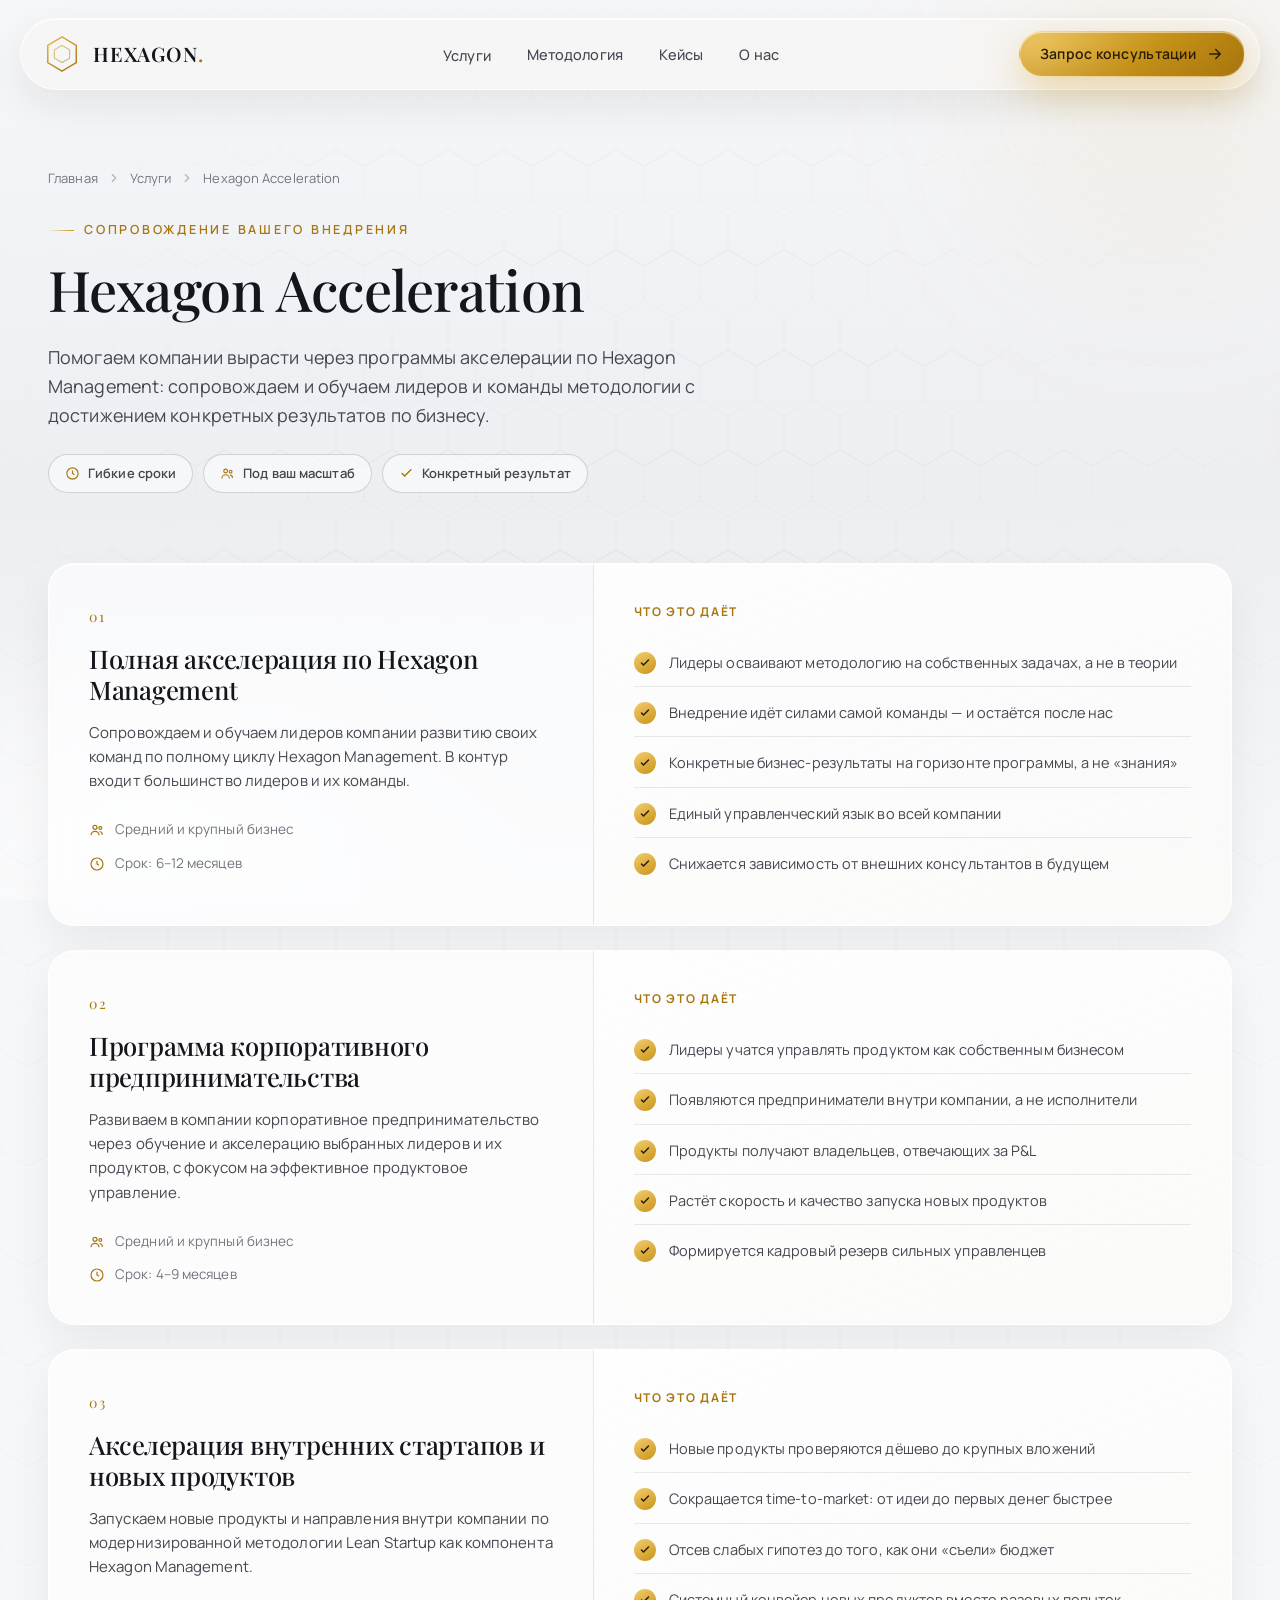
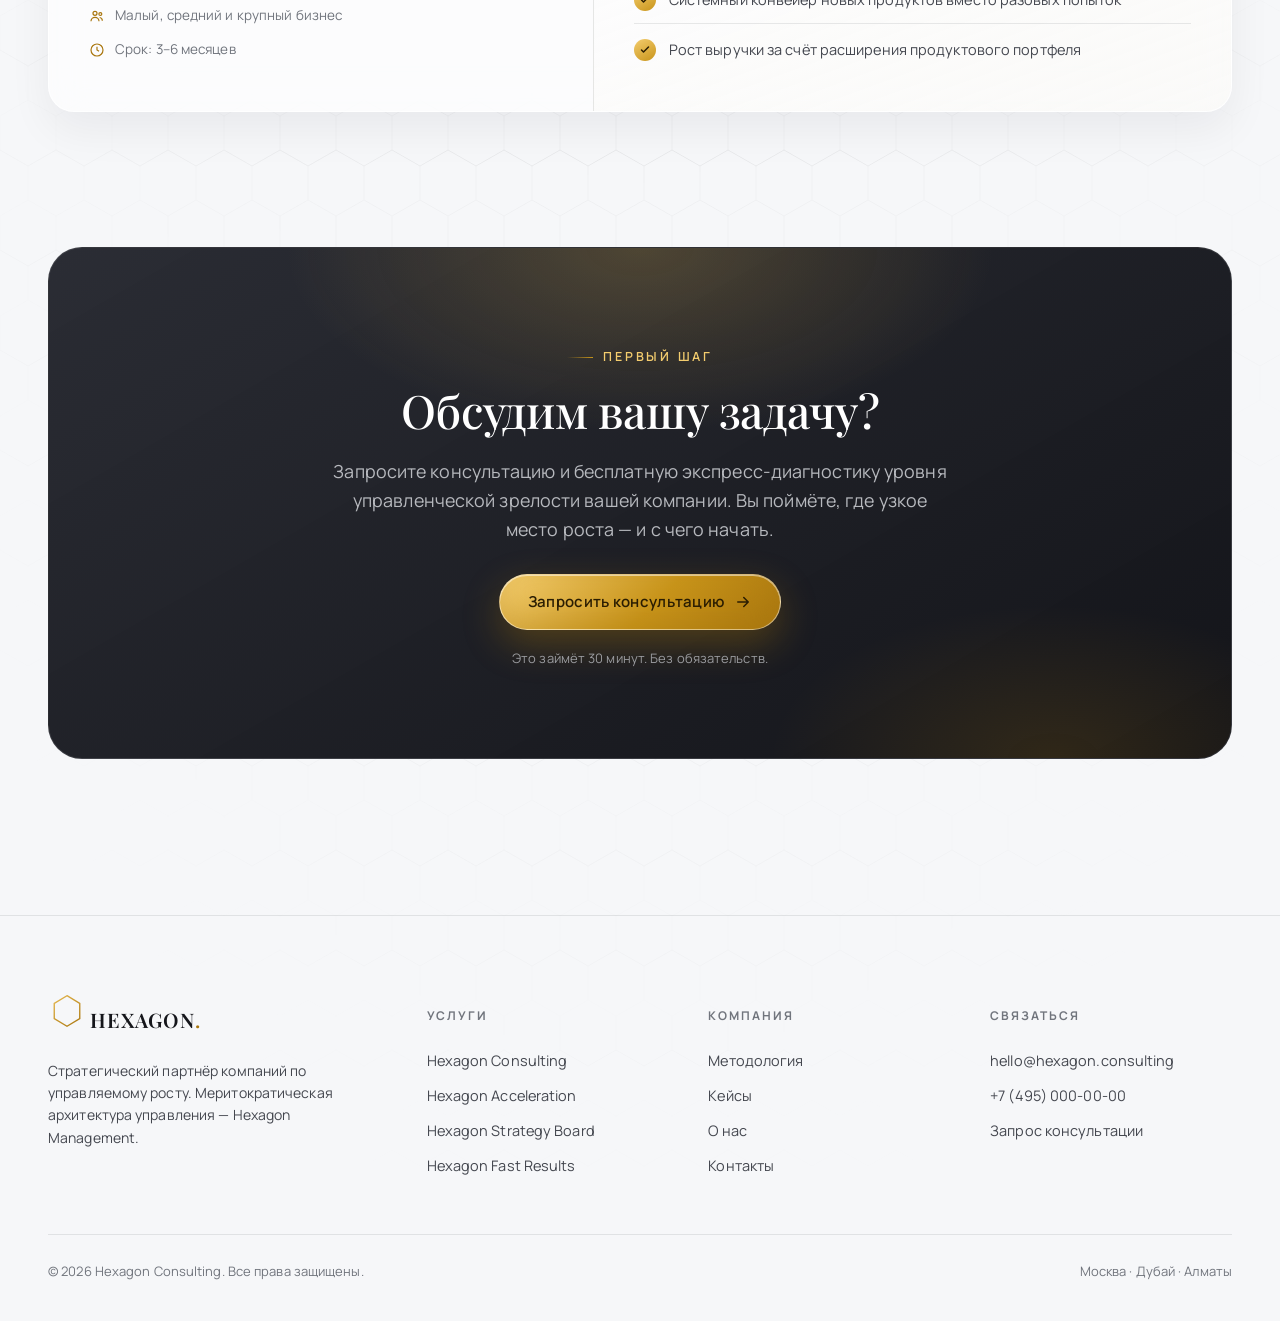
<file: uslugi/acceleration.html>
<!DOCTYPE html>
<html lang="ru">
<head>
  <meta charset="UTF-8" />
  <meta name="viewport" content="width=device-width, initial-scale=1" />
  <title>Hexagon Acceleration — Hexagon Consulting</title>
  <meta name="description" content="Помогаем компании вырасти через программы акселерации по Hexagon Management: сопровождаем и обучаем лидеров и команды методологии с достижением конкретных результатов по бизнесу." />
  <link rel="preconnect" href="https://fonts.googleapis.com" />
  <link rel="preconnect" href="https://fonts.gstatic.com" crossorigin />
  <link href="https://fonts.googleapis.com/css2?family=Playfair+Display:ital,wght@0,500;0,600;0,700;1,500;1,600&family=Manrope:wght@400;500;600;700;800&display=swap" rel="stylesheet" />
  <link rel="stylesheet" href="../assets/css/styles.css" />
</head>
<body class="bg-base">
  <div class="hex-field" aria-hidden="true"></div>
  <header class="nav">
    <div class="nav-inner">
      <a class="brand" href="../index.html" aria-label="Hexagon Consulting">
        <span class="hex-mark" aria-hidden="true">
          <svg viewBox="0 0 40 40" width="38" height="38" fill="none">
            <path d="M20 2 L35 11 L35 29 L20 38 L5 29 L5 11 Z" stroke="url(#hg)" stroke-width="1.6"/>
            <path d="M20 11 L28 15.5 L28 24.5 L20 29 L12 24.5 L12 15.5 Z" stroke="url(#hg)" stroke-width="1.2" opacity="0.6"/>
            <defs><linearGradient id="hg" x1="5" y1="2" x2="35" y2="38" gradientUnits="userSpaceOnUse">
              <stop stop-color="#E6B84E"/><stop offset="1" stop-color="#A9760E"/></linearGradient></defs>
          </svg>
        </span>
        <span class="brand-name">HEXAGON<span>.</span></span>
      </a>
      <nav class="nav-links" aria-label="Главное меню">
        <div class="nav-item">
          <a class="nav-link" href="../index.html#formats">Услуги</a>
          <div class="nav-menu"><a href="consulting.html"><div class="nm-title">Hexagon Consulting</div><div class="nm-sub">Трансформация под ключ</div></a><a href="acceleration.html"><div class="nm-title">Hexagon Acceleration</div><div class="nm-sub">Сопровождение внедрения</div></a><a href="strategy-board.html"><div class="nm-title">Hexagon Strategy Board</div><div class="nm-sub">Стратегическое партнёрство</div></a><a href="fast-results.html"><div class="nm-title">Hexagon Fast Results</div><div class="nm-sub">Быстрые спринты</div></a></div>
        </div>
        <a class="nav-link" href="../index.html#solution">Методология</a>
        <a class="nav-link" href="../index.html#cases">Кейсы</a>
        <a class="nav-link" href="../index.html#trust">О нас</a>
      </nav>
      <a class="btn btn-gold btn-sm nav-cta-desktop" href="../index.html#contact">Запрос консультации <svg viewBox="0 0 24 24" fill="none" stroke="currentColor" stroke-width="2" stroke-linecap="round" stroke-linejoin="round"><path d="M5 12h14M13 6l6 6-6 6"/></svg></a>
      <button class="nav-toggle" aria-label="Открыть меню">
        <svg viewBox="0 0 24 24" width="22" height="22" fill="none" stroke="currentColor" stroke-width="2" stroke-linecap="round"><path d="M4 7h16M4 12h16M4 17h16"/></svg>
      </button>
    </div>
  </header>
  <div class="drawer" aria-hidden="true">
    <button class="drawer-close" aria-label="Закрыть меню">
      <svg viewBox="0 0 24 24" width="22" height="22" fill="none" stroke="currentColor" stroke-width="2" stroke-linecap="round"><path d="M6 6l12 12M18 6L6 18"/></svg>
    </button>
    <a href="consulting.html">Hexagon Consulting</a>
    <a href="acceleration.html">Hexagon Acceleration</a>
    <a href="strategy-board.html">Hexagon Strategy Board</a>
    <a href="fast-results.html">Hexagon Fast Results</a>
    <a class="btn btn-gold btn-block" href="../index.html#contact">Запрос консультации</a>
  </div>

  <section class="subhero">
    <div class="glow glow-gold" style="width:480px;height:480px;top:-140px;right:-120px;" aria-hidden="true"></div>
    <div class="wrap">
      <nav class="crumbs reveal" aria-label="Хлебные крошки">
        <a href="../index.html">Главная</a><svg viewBox="0 0 24 24" fill="none" stroke="currentColor" stroke-width="2" stroke-linecap="round" stroke-linejoin="round"><path d="M9 6l6 6-6 6"/></svg><a href="../index.html#formats">Услуги</a><svg viewBox="0 0 24 24" fill="none" stroke="currentColor" stroke-width="2" stroke-linecap="round" stroke-linejoin="round"><path d="M9 6l6 6-6 6"/></svg><span>Hexagon Acceleration</span>
      </nav>
      <span class="eyebrow reveal">Сопровождение вашего внедрения</span>
      <h1 class="reveal reveal-d1" style="margin-top:18px;">Hexagon Acceleration</h1>
      <p class="lead reveal reveal-d2">Помогаем компании вырасти через программы акселерации по Hexagon Management: сопровождаем и обучаем лидеров и команды методологии с достижением конкретных результатов по бизнесу.</p>
      <div class="badge-line reveal reveal-d2">
        <span class="pill"><svg viewBox="0 0 24 24" fill="none" stroke="currentColor" stroke-width="1.8"><circle cx="12" cy="12" r="9"/><path d="M12 7v5l3 2"/></svg>Гибкие сроки</span>
        <span class="pill"><svg viewBox="0 0 24 24" fill="none" stroke="currentColor" stroke-width="1.8"><circle cx="9" cy="8" r="3"/><path d="M3 20c0-3.3 2.7-6 6-6s6 2.7 6 6"/><circle cx="17" cy="9" r="2.2"/><path d="M16 14.2c2.3.4 4 2.4 4 4.8"/></svg>Под ваш масштаб</span>
        <span class="pill"><svg viewBox="0 0 24 24" fill="none" stroke="currentColor" stroke-width="2.4" stroke-linecap="round" stroke-linejoin="round"><path d="M5 12l4 4 10-10"/></svg>Конкретный результат</span>
      </div>
    </div>
  </section>

  <section class="section" style="padding-top:40px;">
    <div class="wrap">
      <div class="svc-list">
      <article class="card svc reveal">
        <div class="svc-left">
          <span class="svc-num">01</span>
          <h2>Полная акселерация по Hexagon Management</h2>
          <p class="svc-what">Сопровождаем и обучаем лидеров компании развитию своих команд по полному циклу Hexagon Management. В контур входит большинство лидеров и их команды.</p>
          <div class="svc-meta">
            <span class="row"><svg viewBox="0 0 24 24" fill="none" stroke="currentColor" stroke-width="1.8"><circle cx="9" cy="8" r="3"/><path d="M3 20c0-3.3 2.7-6 6-6s6 2.7 6 6"/><circle cx="17" cy="9" r="2.2"/><path d="M16 14.2c2.3.4 4 2.4 4 4.8"/></svg>Средний и крупный бизнес</span>
            <span class="row"><svg viewBox="0 0 24 24" fill="none" stroke="currentColor" stroke-width="1.8"><circle cx="12" cy="12" r="9"/><path d="M12 7v5l3 2"/></svg>Срок: 6–12 месяцев</span>
          </div>
        </div>
        <div class="svc-right">
          <div class="gives-h">Что это даёт</div>
          <ul class="gives"><li><span class="tick"><svg viewBox="0 0 24 24" fill="none" stroke="currentColor" stroke-width="3" stroke-linecap="round" stroke-linejoin="round"><path d="M5 12l4 4 10-10"/></svg></span>Лидеры осваивают методологию на собственных задачах, а не в теории</li><li><span class="tick"><svg viewBox="0 0 24 24" fill="none" stroke="currentColor" stroke-width="3" stroke-linecap="round" stroke-linejoin="round"><path d="M5 12l4 4 10-10"/></svg></span>Внедрение идёт силами самой команды — и остаётся после нас</li><li><span class="tick"><svg viewBox="0 0 24 24" fill="none" stroke="currentColor" stroke-width="3" stroke-linecap="round" stroke-linejoin="round"><path d="M5 12l4 4 10-10"/></svg></span>Конкретные бизнес-результаты на горизонте программы, а не «знания»</li><li><span class="tick"><svg viewBox="0 0 24 24" fill="none" stroke="currentColor" stroke-width="3" stroke-linecap="round" stroke-linejoin="round"><path d="M5 12l4 4 10-10"/></svg></span>Единый управленческий язык во всей компании</li><li><span class="tick"><svg viewBox="0 0 24 24" fill="none" stroke="currentColor" stroke-width="3" stroke-linecap="round" stroke-linejoin="round"><path d="M5 12l4 4 10-10"/></svg></span>Снижается зависимость от внешних консультантов в будущем</li></ul>
        </div>
      </article>
      <article class="card svc reveal">
        <div class="svc-left">
          <span class="svc-num">02</span>
          <h2>Программа корпоративного предпринимательства</h2>
          <p class="svc-what">Развиваем в компании корпоративное предпринимательство через обучение и акселерацию выбранных лидеров и их продуктов, с фокусом на эффективное продуктовое управление.</p>
          <div class="svc-meta">
            <span class="row"><svg viewBox="0 0 24 24" fill="none" stroke="currentColor" stroke-width="1.8"><circle cx="9" cy="8" r="3"/><path d="M3 20c0-3.3 2.7-6 6-6s6 2.7 6 6"/><circle cx="17" cy="9" r="2.2"/><path d="M16 14.2c2.3.4 4 2.4 4 4.8"/></svg>Средний и крупный бизнес</span>
            <span class="row"><svg viewBox="0 0 24 24" fill="none" stroke="currentColor" stroke-width="1.8"><circle cx="12" cy="12" r="9"/><path d="M12 7v5l3 2"/></svg>Срок: 4–9 месяцев</span>
          </div>
        </div>
        <div class="svc-right">
          <div class="gives-h">Что это даёт</div>
          <ul class="gives"><li><span class="tick"><svg viewBox="0 0 24 24" fill="none" stroke="currentColor" stroke-width="3" stroke-linecap="round" stroke-linejoin="round"><path d="M5 12l4 4 10-10"/></svg></span>Лидеры учатся управлять продуктом как собственным бизнесом</li><li><span class="tick"><svg viewBox="0 0 24 24" fill="none" stroke="currentColor" stroke-width="3" stroke-linecap="round" stroke-linejoin="round"><path d="M5 12l4 4 10-10"/></svg></span>Появляются предприниматели внутри компании, а не исполнители</li><li><span class="tick"><svg viewBox="0 0 24 24" fill="none" stroke="currentColor" stroke-width="3" stroke-linecap="round" stroke-linejoin="round"><path d="M5 12l4 4 10-10"/></svg></span>Продукты получают владельцев, отвечающих за P&amp;L</li><li><span class="tick"><svg viewBox="0 0 24 24" fill="none" stroke="currentColor" stroke-width="3" stroke-linecap="round" stroke-linejoin="round"><path d="M5 12l4 4 10-10"/></svg></span>Растёт скорость и качество запуска новых продуктов</li><li><span class="tick"><svg viewBox="0 0 24 24" fill="none" stroke="currentColor" stroke-width="3" stroke-linecap="round" stroke-linejoin="round"><path d="M5 12l4 4 10-10"/></svg></span>Формируется кадровый резерв сильных управленцев</li></ul>
        </div>
      </article>
      <article class="card svc reveal">
        <div class="svc-left">
          <span class="svc-num">03</span>
          <h2>Акселерация внутренних стартапов и новых продуктов</h2>
          <p class="svc-what">Запускаем новые продукты и направления внутри компании по модернизированной методологии Lean Startup как компонента Hexagon Management.</p>
          <div class="svc-meta">
            <span class="row"><svg viewBox="0 0 24 24" fill="none" stroke="currentColor" stroke-width="1.8"><circle cx="9" cy="8" r="3"/><path d="M3 20c0-3.3 2.7-6 6-6s6 2.7 6 6"/><circle cx="17" cy="9" r="2.2"/><path d="M16 14.2c2.3.4 4 2.4 4 4.8"/></svg>Малый, средний и крупный бизнес</span>
            <span class="row"><svg viewBox="0 0 24 24" fill="none" stroke="currentColor" stroke-width="1.8"><circle cx="12" cy="12" r="9"/><path d="M12 7v5l3 2"/></svg>Срок: 3–6 месяцев</span>
          </div>
        </div>
        <div class="svc-right">
          <div class="gives-h">Что это даёт</div>
          <ul class="gives"><li><span class="tick"><svg viewBox="0 0 24 24" fill="none" stroke="currentColor" stroke-width="3" stroke-linecap="round" stroke-linejoin="round"><path d="M5 12l4 4 10-10"/></svg></span>Новые продукты проверяются дёшево до крупных вложений</li><li><span class="tick"><svg viewBox="0 0 24 24" fill="none" stroke="currentColor" stroke-width="3" stroke-linecap="round" stroke-linejoin="round"><path d="M5 12l4 4 10-10"/></svg></span>Сокращается time-to-market: от идеи до первых денег быстрее</li><li><span class="tick"><svg viewBox="0 0 24 24" fill="none" stroke="currentColor" stroke-width="3" stroke-linecap="round" stroke-linejoin="round"><path d="M5 12l4 4 10-10"/></svg></span>Отсев слабых гипотез до того, как они «съели» бюджет</li><li><span class="tick"><svg viewBox="0 0 24 24" fill="none" stroke="currentColor" stroke-width="3" stroke-linecap="round" stroke-linejoin="round"><path d="M5 12l4 4 10-10"/></svg></span>Системный конвейер новых продуктов вместо разовых попыток</li><li><span class="tick"><svg viewBox="0 0 24 24" fill="none" stroke="currentColor" stroke-width="3" stroke-linecap="round" stroke-linejoin="round"><path d="M5 12l4 4 10-10"/></svg></span>Рост выручки за счёт расширения продуктового портфеля</li></ul>
        </div>
      </article>
      </div>
      
    </div>
  </section>

  <section class="section" id="contact" style="padding-top:20px;">
    <div class="wrap">
      <div class="cta-final reveal">
        <span class="eyebrow" style="color:var(--gold-bright);justify-content:center;">Первый шаг</span>
        <h2 class="h2" style="margin-top:18px;">Обсудим вашу задачу?</h2>
        <p class="lead">Запросите консультацию и бесплатную экспресс-диагностику уровня управленческой зрелости вашей компании. Вы поймёте, где узкое место роста — и с чего начать.</p>
        <div style="margin-top:30px;display:flex;justify-content:center;">
          <a class="btn btn-gold" href="mailto:hello@hexagon.consulting">Запросить консультацию <svg viewBox="0 0 24 24" fill="none" stroke="currentColor" stroke-width="2" stroke-linecap="round" stroke-linejoin="round"><path d="M5 12h14M13 6l6 6-6 6"/></svg></a>
        </div>
        <p class="fine">Это займёт 30 минут. Без обязательств.</p>
      </div>
    </div>
  </section>

  <footer class="footer">
    <div class="wrap">
      <div class="footer-grid">
        <div>
          <a class="brand" href="../index.html" style="margin-bottom:18px;">
            <span class="hex-mark" aria-hidden="true">
              <svg viewBox="0 0 40 40" width="34" height="34" fill="none">
                <path d="M20 2 L35 11 L35 29 L20 38 L5 29 L5 11 Z" stroke="url(#hg2)" stroke-width="1.6"/>
                <defs><linearGradient id="hg2" x1="5" y1="2" x2="35" y2="38" gradientUnits="userSpaceOnUse"><stop stop-color="#E6B84E"/><stop offset="1" stop-color="#A9760E"/></linearGradient></defs>
              </svg>
            </span>
            <span class="brand-name">HEXAGON<span>.</span></span>
          </a>
          <p style="font-size:14px;color:var(--text-soft);max-width:34ch;">Стратегический партнёр компаний по управляемому росту. Меритократическая архитектура управления — Hexagon Management.</p>
        </div>
        <div>
          <h5>Услуги</h5>
          <a href="consulting.html">Hexagon Consulting</a>
          <a href="acceleration.html">Hexagon Acceleration</a>
          <a href="strategy-board.html">Hexagon Strategy Board</a>
          <a href="fast-results.html">Hexagon Fast Results</a>
        </div>
        <div>
          <h5>Компания</h5>
          <a href="../index.html#solution">Методология</a>
          <a href="../index.html#cases">Кейсы</a>
          <a href="../index.html#trust">О нас</a>
          <a href="../index.html#contact">Контакты</a>
        </div>
        <div>
          <h5>Связаться</h5>
          <a href="mailto:hello@hexagon.consulting">hello@hexagon.consulting</a>
          <a href="tel:+74950000000">+7 (495) 000-00-00</a>
          <a href="../index.html#contact">Запрос консультации</a>
        </div>
      </div>
      <div class="footer-bottom">
        <span>© <span data-year>2026</span> Hexagon Consulting. Все права защищены.</span>
        <span>Москва · Дубай · Алматы</span>
      </div>
    </div>
  </footer>
  <script src="../assets/js/main.js"></script>
</body>
</html>
</file>
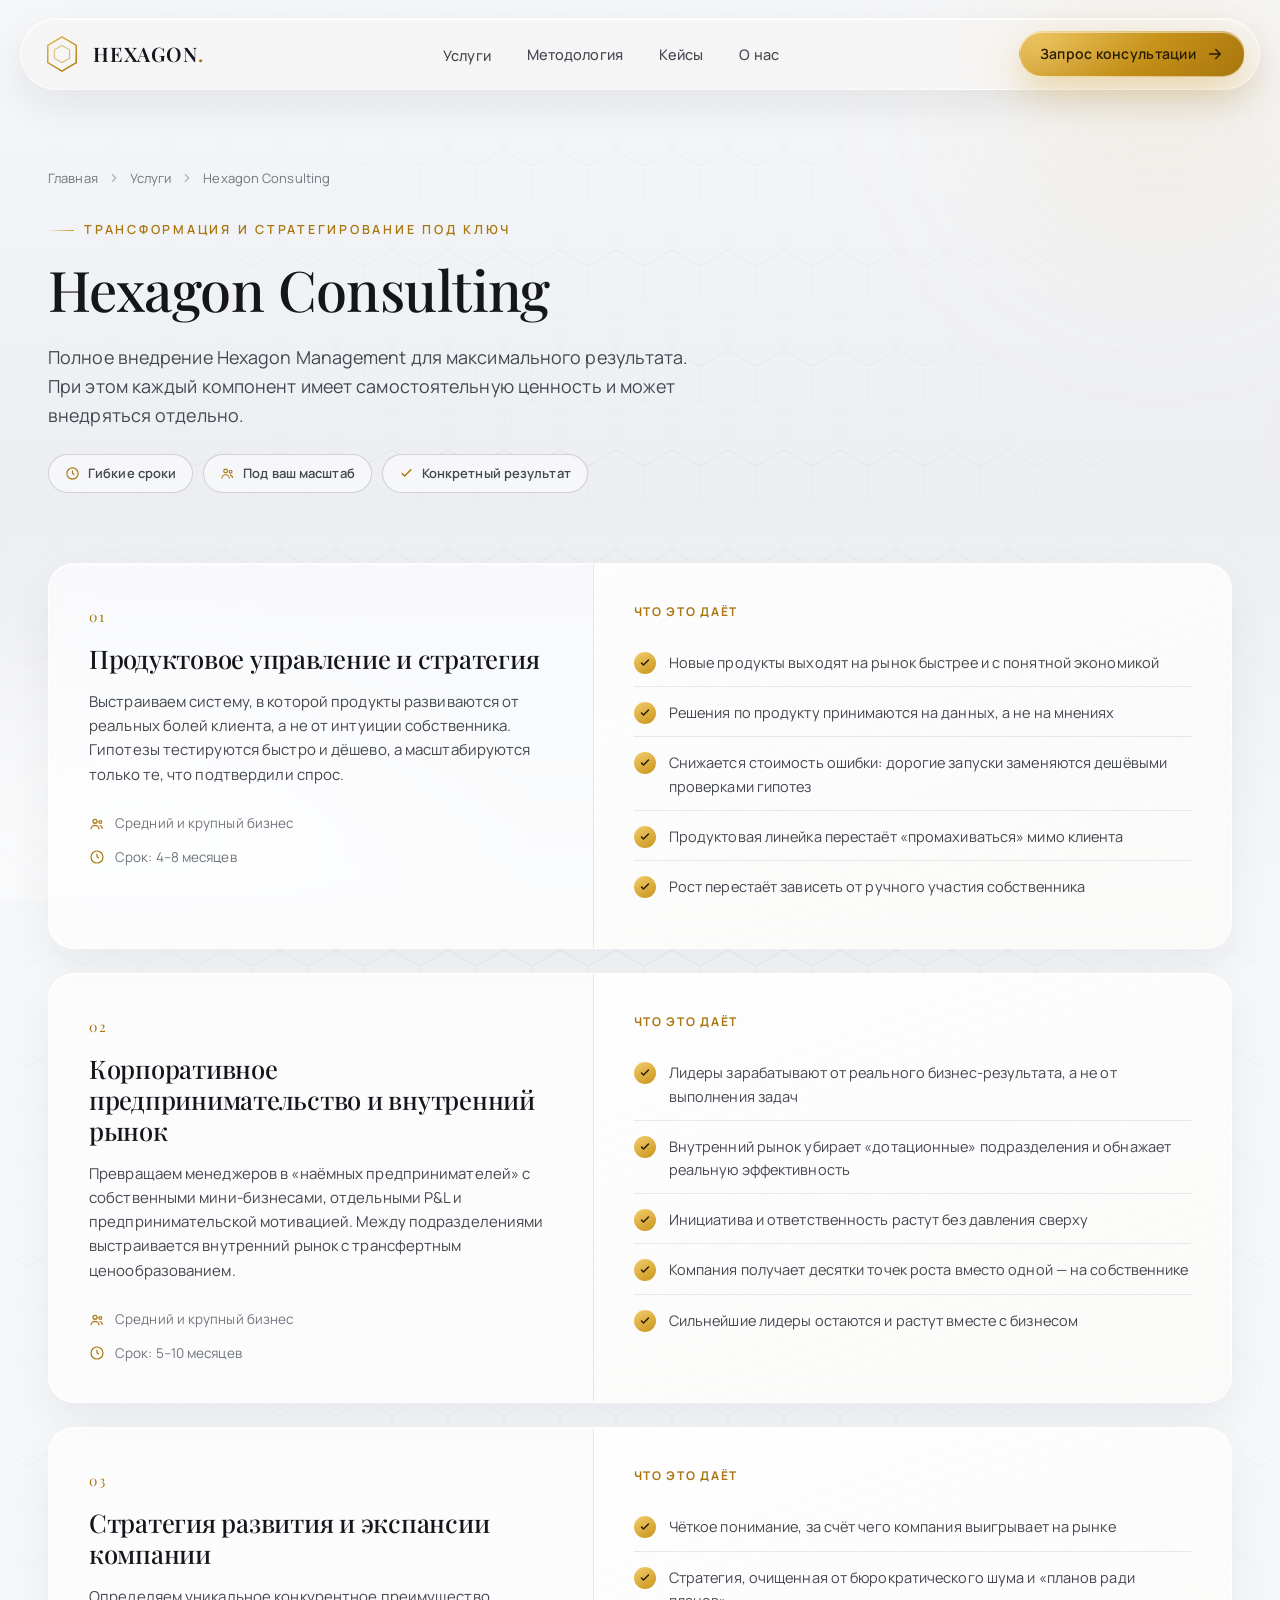
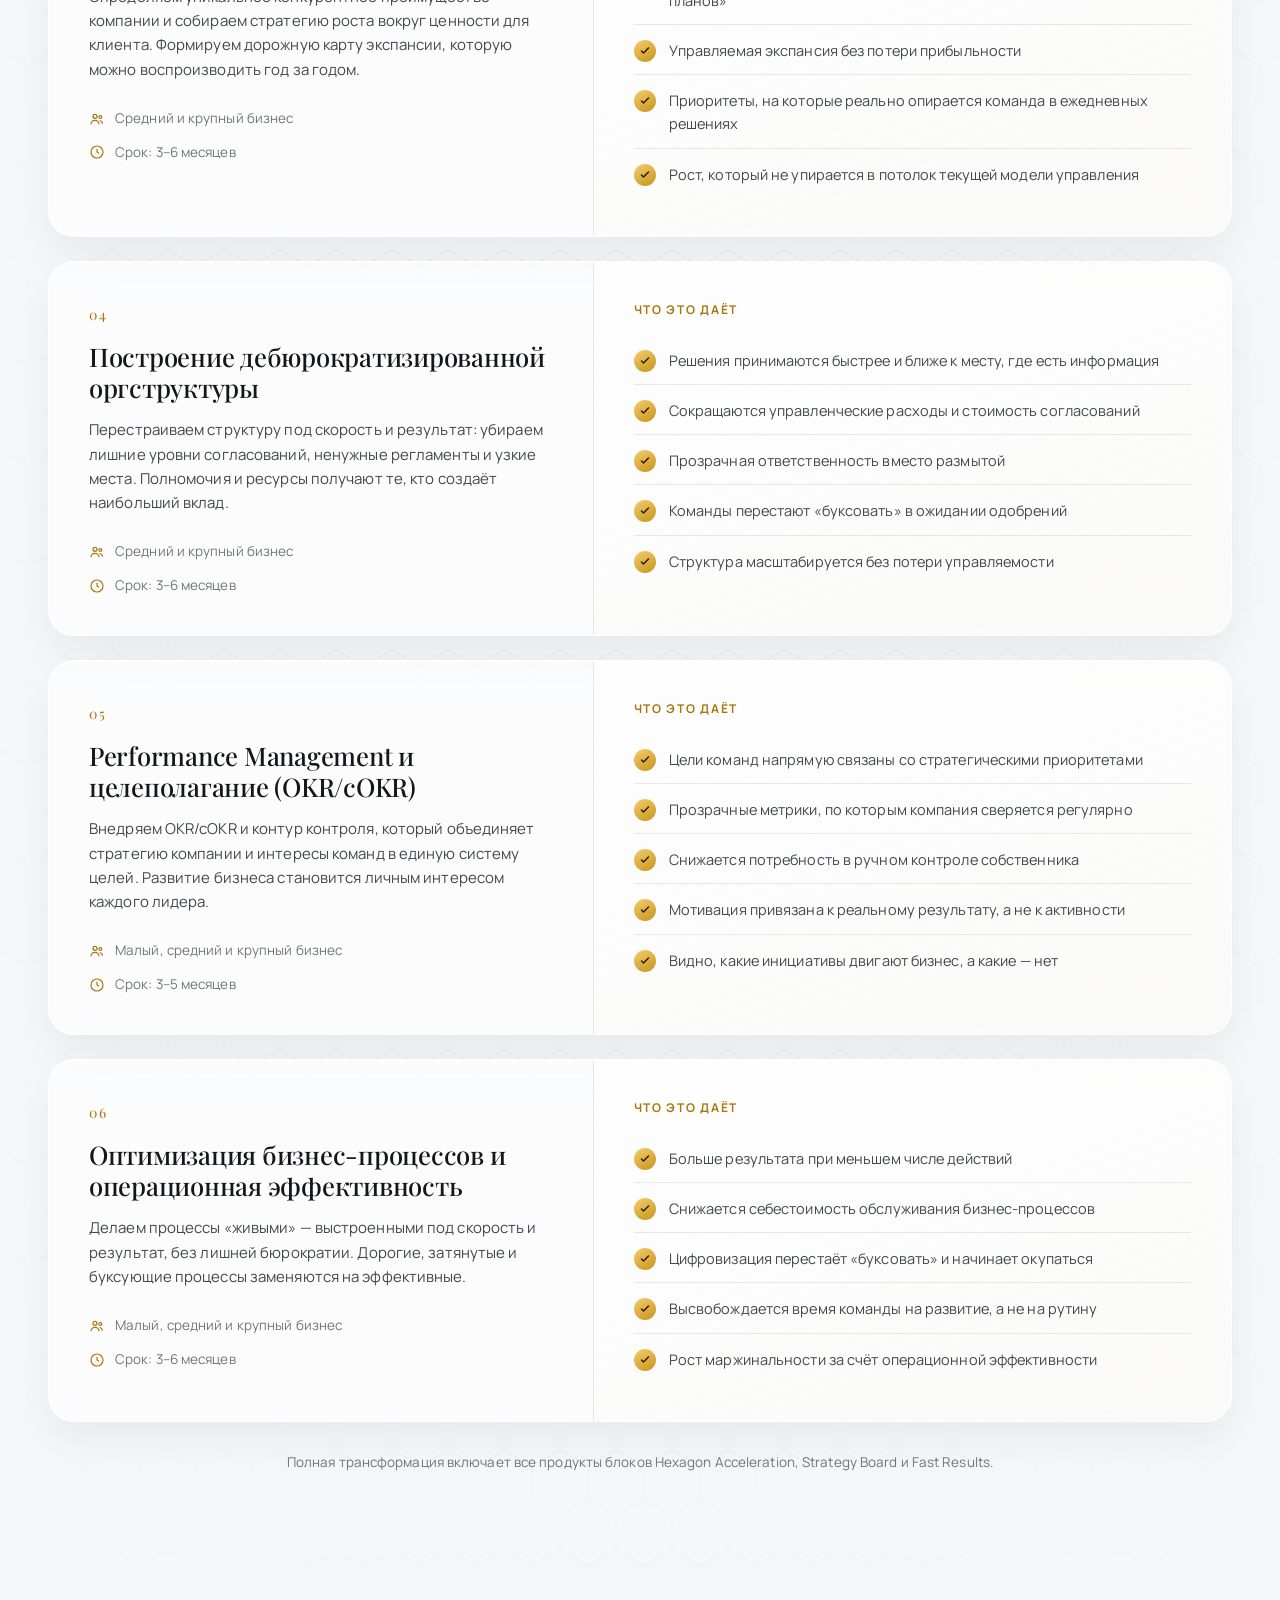
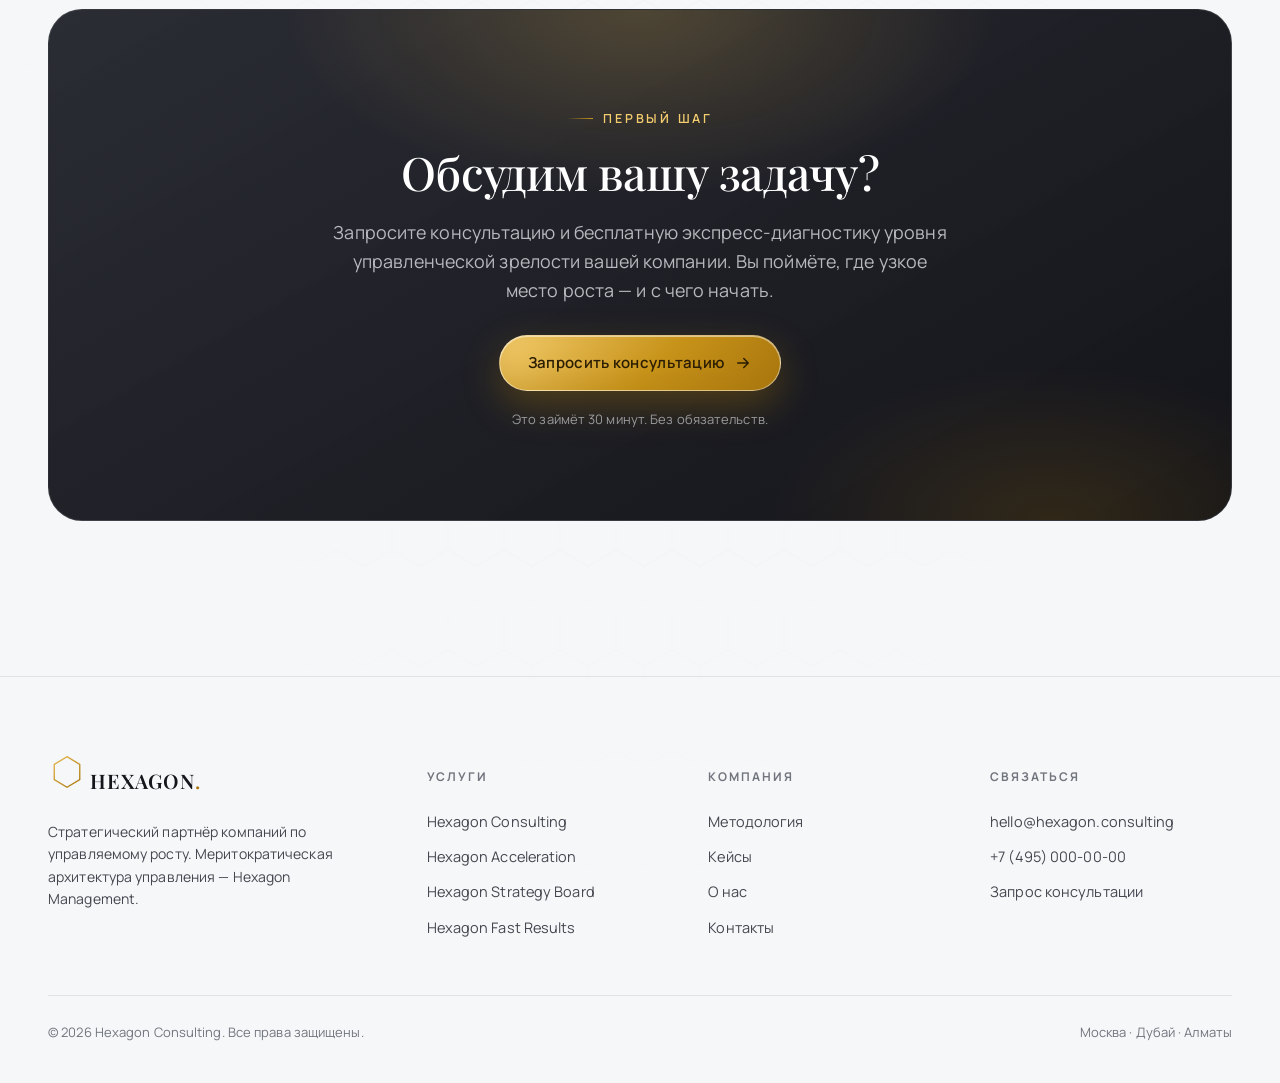
<file: uslugi/consulting.html>
<!DOCTYPE html>
<html lang="ru">
<head>
  <meta charset="UTF-8" />
  <meta name="viewport" content="width=device-width, initial-scale=1" />
  <title>Hexagon Consulting — Hexagon Consulting</title>
  <meta name="description" content="Полное внедрение Hexagon Management для максимального результата. При этом каждый компонент имеет самостоятельную ценность и может внедряться отдельно." />
  <link rel="preconnect" href="https://fonts.googleapis.com" />
  <link rel="preconnect" href="https://fonts.gstatic.com" crossorigin />
  <link href="https://fonts.googleapis.com/css2?family=Playfair+Display:ital,wght@0,500;0,600;0,700;1,500;1,600&family=Manrope:wght@400;500;600;700;800&display=swap" rel="stylesheet" />
  <link rel="stylesheet" href="../assets/css/styles.css" />
</head>
<body class="bg-base">
  <div class="hex-field" aria-hidden="true"></div>
  <header class="nav">
    <div class="nav-inner">
      <a class="brand" href="../index.html" aria-label="Hexagon Consulting">
        <span class="hex-mark" aria-hidden="true">
          <svg viewBox="0 0 40 40" width="38" height="38" fill="none">
            <path d="M20 2 L35 11 L35 29 L20 38 L5 29 L5 11 Z" stroke="url(#hg)" stroke-width="1.6"/>
            <path d="M20 11 L28 15.5 L28 24.5 L20 29 L12 24.5 L12 15.5 Z" stroke="url(#hg)" stroke-width="1.2" opacity="0.6"/>
            <defs><linearGradient id="hg" x1="5" y1="2" x2="35" y2="38" gradientUnits="userSpaceOnUse">
              <stop stop-color="#E6B84E"/><stop offset="1" stop-color="#A9760E"/></linearGradient></defs>
          </svg>
        </span>
        <span class="brand-name">HEXAGON<span>.</span></span>
      </a>
      <nav class="nav-links" aria-label="Главное меню">
        <div class="nav-item">
          <a class="nav-link" href="../index.html#formats">Услуги</a>
          <div class="nav-menu"><a href="consulting.html"><div class="nm-title">Hexagon Consulting</div><div class="nm-sub">Трансформация под ключ</div></a><a href="acceleration.html"><div class="nm-title">Hexagon Acceleration</div><div class="nm-sub">Сопровождение внедрения</div></a><a href="strategy-board.html"><div class="nm-title">Hexagon Strategy Board</div><div class="nm-sub">Стратегическое партнёрство</div></a><a href="fast-results.html"><div class="nm-title">Hexagon Fast Results</div><div class="nm-sub">Быстрые спринты</div></a></div>
        </div>
        <a class="nav-link" href="../index.html#solution">Методология</a>
        <a class="nav-link" href="../index.html#cases">Кейсы</a>
        <a class="nav-link" href="../index.html#trust">О нас</a>
      </nav>
      <a class="btn btn-gold btn-sm nav-cta-desktop" href="../index.html#contact">Запрос консультации <svg viewBox="0 0 24 24" fill="none" stroke="currentColor" stroke-width="2" stroke-linecap="round" stroke-linejoin="round"><path d="M5 12h14M13 6l6 6-6 6"/></svg></a>
      <button class="nav-toggle" aria-label="Открыть меню">
        <svg viewBox="0 0 24 24" width="22" height="22" fill="none" stroke="currentColor" stroke-width="2" stroke-linecap="round"><path d="M4 7h16M4 12h16M4 17h16"/></svg>
      </button>
    </div>
  </header>
  <div class="drawer" aria-hidden="true">
    <button class="drawer-close" aria-label="Закрыть меню">
      <svg viewBox="0 0 24 24" width="22" height="22" fill="none" stroke="currentColor" stroke-width="2" stroke-linecap="round"><path d="M6 6l12 12M18 6L6 18"/></svg>
    </button>
    <a href="consulting.html">Hexagon Consulting</a>
    <a href="acceleration.html">Hexagon Acceleration</a>
    <a href="strategy-board.html">Hexagon Strategy Board</a>
    <a href="fast-results.html">Hexagon Fast Results</a>
    <a class="btn btn-gold btn-block" href="../index.html#contact">Запрос консультации</a>
  </div>

  <section class="subhero">
    <div class="glow glow-gold" style="width:480px;height:480px;top:-140px;right:-120px;" aria-hidden="true"></div>
    <div class="wrap">
      <nav class="crumbs reveal" aria-label="Хлебные крошки">
        <a href="../index.html">Главная</a><svg viewBox="0 0 24 24" fill="none" stroke="currentColor" stroke-width="2" stroke-linecap="round" stroke-linejoin="round"><path d="M9 6l6 6-6 6"/></svg><a href="../index.html#formats">Услуги</a><svg viewBox="0 0 24 24" fill="none" stroke="currentColor" stroke-width="2" stroke-linecap="round" stroke-linejoin="round"><path d="M9 6l6 6-6 6"/></svg><span>Hexagon Consulting</span>
      </nav>
      <span class="eyebrow reveal">Трансформация и стратегирование под ключ</span>
      <h1 class="reveal reveal-d1" style="margin-top:18px;">Hexagon Consulting</h1>
      <p class="lead reveal reveal-d2">Полное внедрение Hexagon Management для максимального результата. При этом каждый компонент имеет самостоятельную ценность и может внедряться отдельно.</p>
      <div class="badge-line reveal reveal-d2">
        <span class="pill"><svg viewBox="0 0 24 24" fill="none" stroke="currentColor" stroke-width="1.8"><circle cx="12" cy="12" r="9"/><path d="M12 7v5l3 2"/></svg>Гибкие сроки</span>
        <span class="pill"><svg viewBox="0 0 24 24" fill="none" stroke="currentColor" stroke-width="1.8"><circle cx="9" cy="8" r="3"/><path d="M3 20c0-3.3 2.7-6 6-6s6 2.7 6 6"/><circle cx="17" cy="9" r="2.2"/><path d="M16 14.2c2.3.4 4 2.4 4 4.8"/></svg>Под ваш масштаб</span>
        <span class="pill"><svg viewBox="0 0 24 24" fill="none" stroke="currentColor" stroke-width="2.4" stroke-linecap="round" stroke-linejoin="round"><path d="M5 12l4 4 10-10"/></svg>Конкретный результат</span>
      </div>
    </div>
  </section>

  <section class="section" style="padding-top:40px;">
    <div class="wrap">
      <div class="svc-list">
      <article class="card svc reveal">
        <div class="svc-left">
          <span class="svc-num">01</span>
          <h2>Продуктовое управление и стратегия</h2>
          <p class="svc-what">Выстраиваем систему, в которой продукты развиваются от реальных болей клиента, а не от интуиции собственника. Гипотезы тестируются быстро и дёшево, а масштабируются только те, что подтвердили спрос.</p>
          <div class="svc-meta">
            <span class="row"><svg viewBox="0 0 24 24" fill="none" stroke="currentColor" stroke-width="1.8"><circle cx="9" cy="8" r="3"/><path d="M3 20c0-3.3 2.7-6 6-6s6 2.7 6 6"/><circle cx="17" cy="9" r="2.2"/><path d="M16 14.2c2.3.4 4 2.4 4 4.8"/></svg>Средний и крупный бизнес</span>
            <span class="row"><svg viewBox="0 0 24 24" fill="none" stroke="currentColor" stroke-width="1.8"><circle cx="12" cy="12" r="9"/><path d="M12 7v5l3 2"/></svg>Срок: 4–8 месяцев</span>
          </div>
        </div>
        <div class="svc-right">
          <div class="gives-h">Что это даёт</div>
          <ul class="gives"><li><span class="tick"><svg viewBox="0 0 24 24" fill="none" stroke="currentColor" stroke-width="3" stroke-linecap="round" stroke-linejoin="round"><path d="M5 12l4 4 10-10"/></svg></span>Новые продукты выходят на рынок быстрее и с понятной экономикой</li><li><span class="tick"><svg viewBox="0 0 24 24" fill="none" stroke="currentColor" stroke-width="3" stroke-linecap="round" stroke-linejoin="round"><path d="M5 12l4 4 10-10"/></svg></span>Решения по продукту принимаются на данных, а не на мнениях</li><li><span class="tick"><svg viewBox="0 0 24 24" fill="none" stroke="currentColor" stroke-width="3" stroke-linecap="round" stroke-linejoin="round"><path d="M5 12l4 4 10-10"/></svg></span>Снижается стоимость ошибки: дорогие запуски заменяются дешёвыми проверками гипотез</li><li><span class="tick"><svg viewBox="0 0 24 24" fill="none" stroke="currentColor" stroke-width="3" stroke-linecap="round" stroke-linejoin="round"><path d="M5 12l4 4 10-10"/></svg></span>Продуктовая линейка перестаёт «промахиваться» мимо клиента</li><li><span class="tick"><svg viewBox="0 0 24 24" fill="none" stroke="currentColor" stroke-width="3" stroke-linecap="round" stroke-linejoin="round"><path d="M5 12l4 4 10-10"/></svg></span>Рост перестаёт зависеть от ручного участия собственника</li></ul>
        </div>
      </article>
      <article class="card svc reveal">
        <div class="svc-left">
          <span class="svc-num">02</span>
          <h2>Корпоративное предпринимательство и внутренний рынок</h2>
          <p class="svc-what">Превращаем менеджеров в «наёмных предпринимателей» с собственными мини-бизнесами, отдельными P&amp;L и предпринимательской мотивацией. Между подразделениями выстраивается внутренний рынок с трансфертным ценообразованием.</p>
          <div class="svc-meta">
            <span class="row"><svg viewBox="0 0 24 24" fill="none" stroke="currentColor" stroke-width="1.8"><circle cx="9" cy="8" r="3"/><path d="M3 20c0-3.3 2.7-6 6-6s6 2.7 6 6"/><circle cx="17" cy="9" r="2.2"/><path d="M16 14.2c2.3.4 4 2.4 4 4.8"/></svg>Средний и крупный бизнес</span>
            <span class="row"><svg viewBox="0 0 24 24" fill="none" stroke="currentColor" stroke-width="1.8"><circle cx="12" cy="12" r="9"/><path d="M12 7v5l3 2"/></svg>Срок: 5–10 месяцев</span>
          </div>
        </div>
        <div class="svc-right">
          <div class="gives-h">Что это даёт</div>
          <ul class="gives"><li><span class="tick"><svg viewBox="0 0 24 24" fill="none" stroke="currentColor" stroke-width="3" stroke-linecap="round" stroke-linejoin="round"><path d="M5 12l4 4 10-10"/></svg></span>Лидеры зарабатывают от реального бизнес-результата, а не от выполнения задач</li><li><span class="tick"><svg viewBox="0 0 24 24" fill="none" stroke="currentColor" stroke-width="3" stroke-linecap="round" stroke-linejoin="round"><path d="M5 12l4 4 10-10"/></svg></span>Внутренний рынок убирает «дотационные» подразделения и обнажает реальную эффективность</li><li><span class="tick"><svg viewBox="0 0 24 24" fill="none" stroke="currentColor" stroke-width="3" stroke-linecap="round" stroke-linejoin="round"><path d="M5 12l4 4 10-10"/></svg></span>Инициатива и ответственность растут без давления сверху</li><li><span class="tick"><svg viewBox="0 0 24 24" fill="none" stroke="currentColor" stroke-width="3" stroke-linecap="round" stroke-linejoin="round"><path d="M5 12l4 4 10-10"/></svg></span>Компания получает десятки точек роста вместо одной — на собственнике</li><li><span class="tick"><svg viewBox="0 0 24 24" fill="none" stroke="currentColor" stroke-width="3" stroke-linecap="round" stroke-linejoin="round"><path d="M5 12l4 4 10-10"/></svg></span>Сильнейшие лидеры остаются и растут вместе с бизнесом</li></ul>
        </div>
      </article>
      <article class="card svc reveal">
        <div class="svc-left">
          <span class="svc-num">03</span>
          <h2>Стратегия развития и экспансии компании</h2>
          <p class="svc-what">Определяем уникальное конкурентное преимущество компании и собираем стратегию роста вокруг ценности для клиента. Формируем дорожную карту экспансии, которую можно воспроизводить год за годом.</p>
          <div class="svc-meta">
            <span class="row"><svg viewBox="0 0 24 24" fill="none" stroke="currentColor" stroke-width="1.8"><circle cx="9" cy="8" r="3"/><path d="M3 20c0-3.3 2.7-6 6-6s6 2.7 6 6"/><circle cx="17" cy="9" r="2.2"/><path d="M16 14.2c2.3.4 4 2.4 4 4.8"/></svg>Средний и крупный бизнес</span>
            <span class="row"><svg viewBox="0 0 24 24" fill="none" stroke="currentColor" stroke-width="1.8"><circle cx="12" cy="12" r="9"/><path d="M12 7v5l3 2"/></svg>Срок: 3–6 месяцев</span>
          </div>
        </div>
        <div class="svc-right">
          <div class="gives-h">Что это даёт</div>
          <ul class="gives"><li><span class="tick"><svg viewBox="0 0 24 24" fill="none" stroke="currentColor" stroke-width="3" stroke-linecap="round" stroke-linejoin="round"><path d="M5 12l4 4 10-10"/></svg></span>Чёткое понимание, за счёт чего компания выигрывает на рынке</li><li><span class="tick"><svg viewBox="0 0 24 24" fill="none" stroke="currentColor" stroke-width="3" stroke-linecap="round" stroke-linejoin="round"><path d="M5 12l4 4 10-10"/></svg></span>Стратегия, очищенная от бюрократического шума и «планов ради планов»</li><li><span class="tick"><svg viewBox="0 0 24 24" fill="none" stroke="currentColor" stroke-width="3" stroke-linecap="round" stroke-linejoin="round"><path d="M5 12l4 4 10-10"/></svg></span>Управляемая экспансия без потери прибыльности</li><li><span class="tick"><svg viewBox="0 0 24 24" fill="none" stroke="currentColor" stroke-width="3" stroke-linecap="round" stroke-linejoin="round"><path d="M5 12l4 4 10-10"/></svg></span>Приоритеты, на которые реально опирается команда в ежедневных решениях</li><li><span class="tick"><svg viewBox="0 0 24 24" fill="none" stroke="currentColor" stroke-width="3" stroke-linecap="round" stroke-linejoin="round"><path d="M5 12l4 4 10-10"/></svg></span>Рост, который не упирается в потолок текущей модели управления</li></ul>
        </div>
      </article>
      <article class="card svc reveal">
        <div class="svc-left">
          <span class="svc-num">04</span>
          <h2>Построение дебюрократизированной оргструктуры</h2>
          <p class="svc-what">Перестраиваем структуру под скорость и результат: убираем лишние уровни согласований, ненужные регламенты и узкие места. Полномочия и ресурсы получают те, кто создаёт наибольший вклад.</p>
          <div class="svc-meta">
            <span class="row"><svg viewBox="0 0 24 24" fill="none" stroke="currentColor" stroke-width="1.8"><circle cx="9" cy="8" r="3"/><path d="M3 20c0-3.3 2.7-6 6-6s6 2.7 6 6"/><circle cx="17" cy="9" r="2.2"/><path d="M16 14.2c2.3.4 4 2.4 4 4.8"/></svg>Средний и крупный бизнес</span>
            <span class="row"><svg viewBox="0 0 24 24" fill="none" stroke="currentColor" stroke-width="1.8"><circle cx="12" cy="12" r="9"/><path d="M12 7v5l3 2"/></svg>Срок: 3–6 месяцев</span>
          </div>
        </div>
        <div class="svc-right">
          <div class="gives-h">Что это даёт</div>
          <ul class="gives"><li><span class="tick"><svg viewBox="0 0 24 24" fill="none" stroke="currentColor" stroke-width="3" stroke-linecap="round" stroke-linejoin="round"><path d="M5 12l4 4 10-10"/></svg></span>Решения принимаются быстрее и ближе к месту, где есть информация</li><li><span class="tick"><svg viewBox="0 0 24 24" fill="none" stroke="currentColor" stroke-width="3" stroke-linecap="round" stroke-linejoin="round"><path d="M5 12l4 4 10-10"/></svg></span>Сокращаются управленческие расходы и стоимость согласований</li><li><span class="tick"><svg viewBox="0 0 24 24" fill="none" stroke="currentColor" stroke-width="3" stroke-linecap="round" stroke-linejoin="round"><path d="M5 12l4 4 10-10"/></svg></span>Прозрачная ответственность вместо размытой</li><li><span class="tick"><svg viewBox="0 0 24 24" fill="none" stroke="currentColor" stroke-width="3" stroke-linecap="round" stroke-linejoin="round"><path d="M5 12l4 4 10-10"/></svg></span>Команды перестают «буксовать» в ожидании одобрений</li><li><span class="tick"><svg viewBox="0 0 24 24" fill="none" stroke="currentColor" stroke-width="3" stroke-linecap="round" stroke-linejoin="round"><path d="M5 12l4 4 10-10"/></svg></span>Структура масштабируется без потери управляемости</li></ul>
        </div>
      </article>
      <article class="card svc reveal">
        <div class="svc-left">
          <span class="svc-num">05</span>
          <h2>Performance Management и целеполагание (OKR/cOKR)</h2>
          <p class="svc-what">Внедряем OKR/cOKR и контур контроля, который объединяет стратегию компании и интересы команд в единую систему целей. Развитие бизнеса становится личным интересом каждого лидера.</p>
          <div class="svc-meta">
            <span class="row"><svg viewBox="0 0 24 24" fill="none" stroke="currentColor" stroke-width="1.8"><circle cx="9" cy="8" r="3"/><path d="M3 20c0-3.3 2.7-6 6-6s6 2.7 6 6"/><circle cx="17" cy="9" r="2.2"/><path d="M16 14.2c2.3.4 4 2.4 4 4.8"/></svg>Малый, средний и крупный бизнес</span>
            <span class="row"><svg viewBox="0 0 24 24" fill="none" stroke="currentColor" stroke-width="1.8"><circle cx="12" cy="12" r="9"/><path d="M12 7v5l3 2"/></svg>Срок: 3–5 месяцев</span>
          </div>
        </div>
        <div class="svc-right">
          <div class="gives-h">Что это даёт</div>
          <ul class="gives"><li><span class="tick"><svg viewBox="0 0 24 24" fill="none" stroke="currentColor" stroke-width="3" stroke-linecap="round" stroke-linejoin="round"><path d="M5 12l4 4 10-10"/></svg></span>Цели команд напрямую связаны со стратегическими приоритетами</li><li><span class="tick"><svg viewBox="0 0 24 24" fill="none" stroke="currentColor" stroke-width="3" stroke-linecap="round" stroke-linejoin="round"><path d="M5 12l4 4 10-10"/></svg></span>Прозрачные метрики, по которым компания сверяется регулярно</li><li><span class="tick"><svg viewBox="0 0 24 24" fill="none" stroke="currentColor" stroke-width="3" stroke-linecap="round" stroke-linejoin="round"><path d="M5 12l4 4 10-10"/></svg></span>Снижается потребность в ручном контроле собственника</li><li><span class="tick"><svg viewBox="0 0 24 24" fill="none" stroke="currentColor" stroke-width="3" stroke-linecap="round" stroke-linejoin="round"><path d="M5 12l4 4 10-10"/></svg></span>Мотивация привязана к реальному результату, а не к активности</li><li><span class="tick"><svg viewBox="0 0 24 24" fill="none" stroke="currentColor" stroke-width="3" stroke-linecap="round" stroke-linejoin="round"><path d="M5 12l4 4 10-10"/></svg></span>Видно, какие инициативы двигают бизнес, а какие — нет</li></ul>
        </div>
      </article>
      <article class="card svc reveal">
        <div class="svc-left">
          <span class="svc-num">06</span>
          <h2>Оптимизация бизнес-процессов и операционная эффективность</h2>
          <p class="svc-what">Делаем процессы «живыми» — выстроенными под скорость и результат, без лишней бюрократии. Дорогие, затянутые и буксующие процессы заменяются на эффективные.</p>
          <div class="svc-meta">
            <span class="row"><svg viewBox="0 0 24 24" fill="none" stroke="currentColor" stroke-width="1.8"><circle cx="9" cy="8" r="3"/><path d="M3 20c0-3.3 2.7-6 6-6s6 2.7 6 6"/><circle cx="17" cy="9" r="2.2"/><path d="M16 14.2c2.3.4 4 2.4 4 4.8"/></svg>Малый, средний и крупный бизнес</span>
            <span class="row"><svg viewBox="0 0 24 24" fill="none" stroke="currentColor" stroke-width="1.8"><circle cx="12" cy="12" r="9"/><path d="M12 7v5l3 2"/></svg>Срок: 3–6 месяцев</span>
          </div>
        </div>
        <div class="svc-right">
          <div class="gives-h">Что это даёт</div>
          <ul class="gives"><li><span class="tick"><svg viewBox="0 0 24 24" fill="none" stroke="currentColor" stroke-width="3" stroke-linecap="round" stroke-linejoin="round"><path d="M5 12l4 4 10-10"/></svg></span>Больше результата при меньшем числе действий</li><li><span class="tick"><svg viewBox="0 0 24 24" fill="none" stroke="currentColor" stroke-width="3" stroke-linecap="round" stroke-linejoin="round"><path d="M5 12l4 4 10-10"/></svg></span>Снижается себестоимость обслуживания бизнес-процессов</li><li><span class="tick"><svg viewBox="0 0 24 24" fill="none" stroke="currentColor" stroke-width="3" stroke-linecap="round" stroke-linejoin="round"><path d="M5 12l4 4 10-10"/></svg></span>Цифровизация перестаёт «буксовать» и начинает окупаться</li><li><span class="tick"><svg viewBox="0 0 24 24" fill="none" stroke="currentColor" stroke-width="3" stroke-linecap="round" stroke-linejoin="round"><path d="M5 12l4 4 10-10"/></svg></span>Высвобождается время команды на развитие, а не на рутину</li><li><span class="tick"><svg viewBox="0 0 24 24" fill="none" stroke="currentColor" stroke-width="3" stroke-linecap="round" stroke-linejoin="round"><path d="M5 12l4 4 10-10"/></svg></span>Рост маржинальности за счёт операционной эффективности</li></ul>
        </div>
      </article>
      </div>
      <p style="text-align:center;margin-top:30px;font-size:13.5px;color:var(--muted);">Полная трансформация включает все продукты блоков Hexagon Acceleration, Strategy Board и Fast Results.</p>
    </div>
  </section>

  <section class="section" id="contact" style="padding-top:20px;">
    <div class="wrap">
      <div class="cta-final reveal">
        <span class="eyebrow" style="color:var(--gold-bright);justify-content:center;">Первый шаг</span>
        <h2 class="h2" style="margin-top:18px;">Обсудим вашу задачу?</h2>
        <p class="lead">Запросите консультацию и бесплатную экспресс-диагностику уровня управленческой зрелости вашей компании. Вы поймёте, где узкое место роста — и с чего начать.</p>
        <div style="margin-top:30px;display:flex;justify-content:center;">
          <a class="btn btn-gold" href="mailto:hello@hexagon.consulting">Запросить консультацию <svg viewBox="0 0 24 24" fill="none" stroke="currentColor" stroke-width="2" stroke-linecap="round" stroke-linejoin="round"><path d="M5 12h14M13 6l6 6-6 6"/></svg></a>
        </div>
        <p class="fine">Это займёт 30 минут. Без обязательств.</p>
      </div>
    </div>
  </section>

  <footer class="footer">
    <div class="wrap">
      <div class="footer-grid">
        <div>
          <a class="brand" href="../index.html" style="margin-bottom:18px;">
            <span class="hex-mark" aria-hidden="true">
              <svg viewBox="0 0 40 40" width="34" height="34" fill="none">
                <path d="M20 2 L35 11 L35 29 L20 38 L5 29 L5 11 Z" stroke="url(#hg2)" stroke-width="1.6"/>
                <defs><linearGradient id="hg2" x1="5" y1="2" x2="35" y2="38" gradientUnits="userSpaceOnUse"><stop stop-color="#E6B84E"/><stop offset="1" stop-color="#A9760E"/></linearGradient></defs>
              </svg>
            </span>
            <span class="brand-name">HEXAGON<span>.</span></span>
          </a>
          <p style="font-size:14px;color:var(--text-soft);max-width:34ch;">Стратегический партнёр компаний по управляемому росту. Меритократическая архитектура управления — Hexagon Management.</p>
        </div>
        <div>
          <h5>Услуги</h5>
          <a href="consulting.html">Hexagon Consulting</a>
          <a href="acceleration.html">Hexagon Acceleration</a>
          <a href="strategy-board.html">Hexagon Strategy Board</a>
          <a href="fast-results.html">Hexagon Fast Results</a>
        </div>
        <div>
          <h5>Компания</h5>
          <a href="../index.html#solution">Методология</a>
          <a href="../index.html#cases">Кейсы</a>
          <a href="../index.html#trust">О нас</a>
          <a href="../index.html#contact">Контакты</a>
        </div>
        <div>
          <h5>Связаться</h5>
          <a href="mailto:hello@hexagon.consulting">hello@hexagon.consulting</a>
          <a href="tel:+74950000000">+7 (495) 000-00-00</a>
          <a href="../index.html#contact">Запрос консультации</a>
        </div>
      </div>
      <div class="footer-bottom">
        <span>© <span data-year>2026</span> Hexagon Consulting. Все права защищены.</span>
        <span>Москва · Дубай · Алматы</span>
      </div>
    </div>
  </footer>
  <script src="../assets/js/main.js"></script>
</body>
</html>
</file>
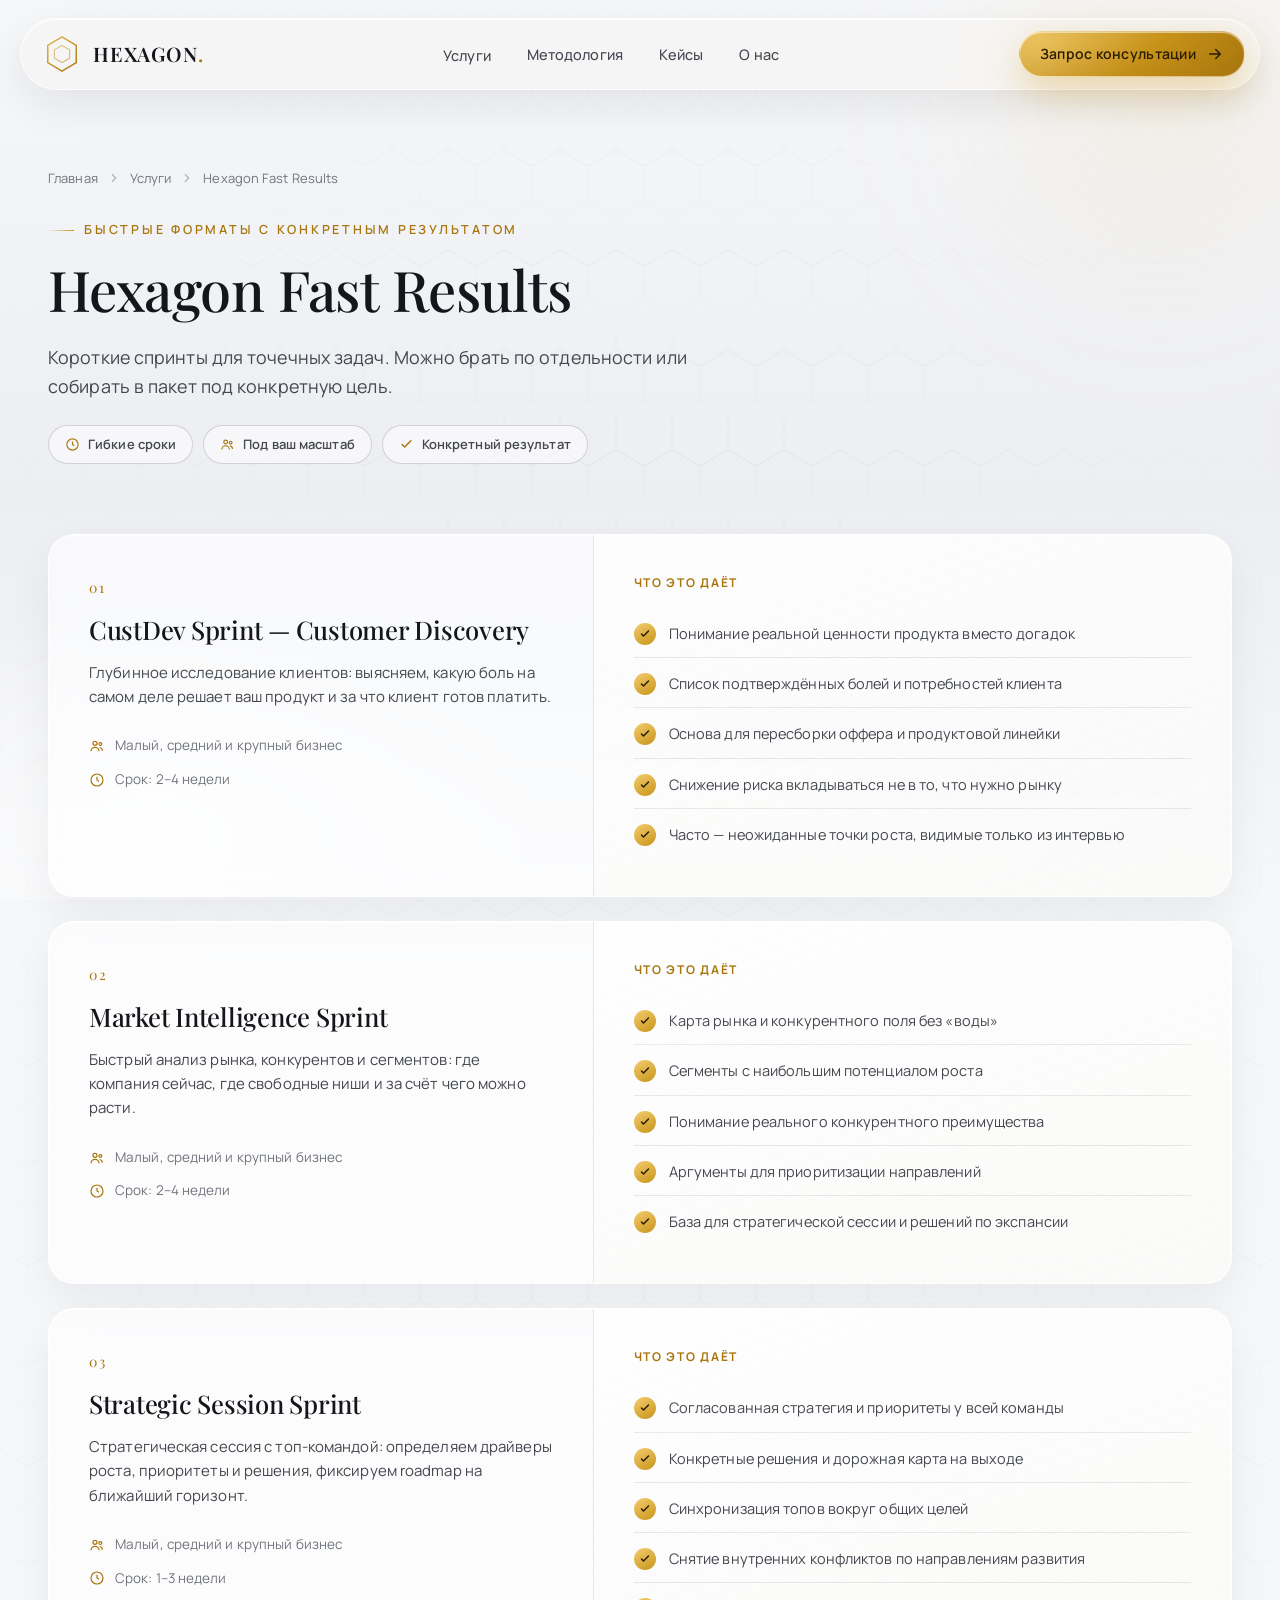
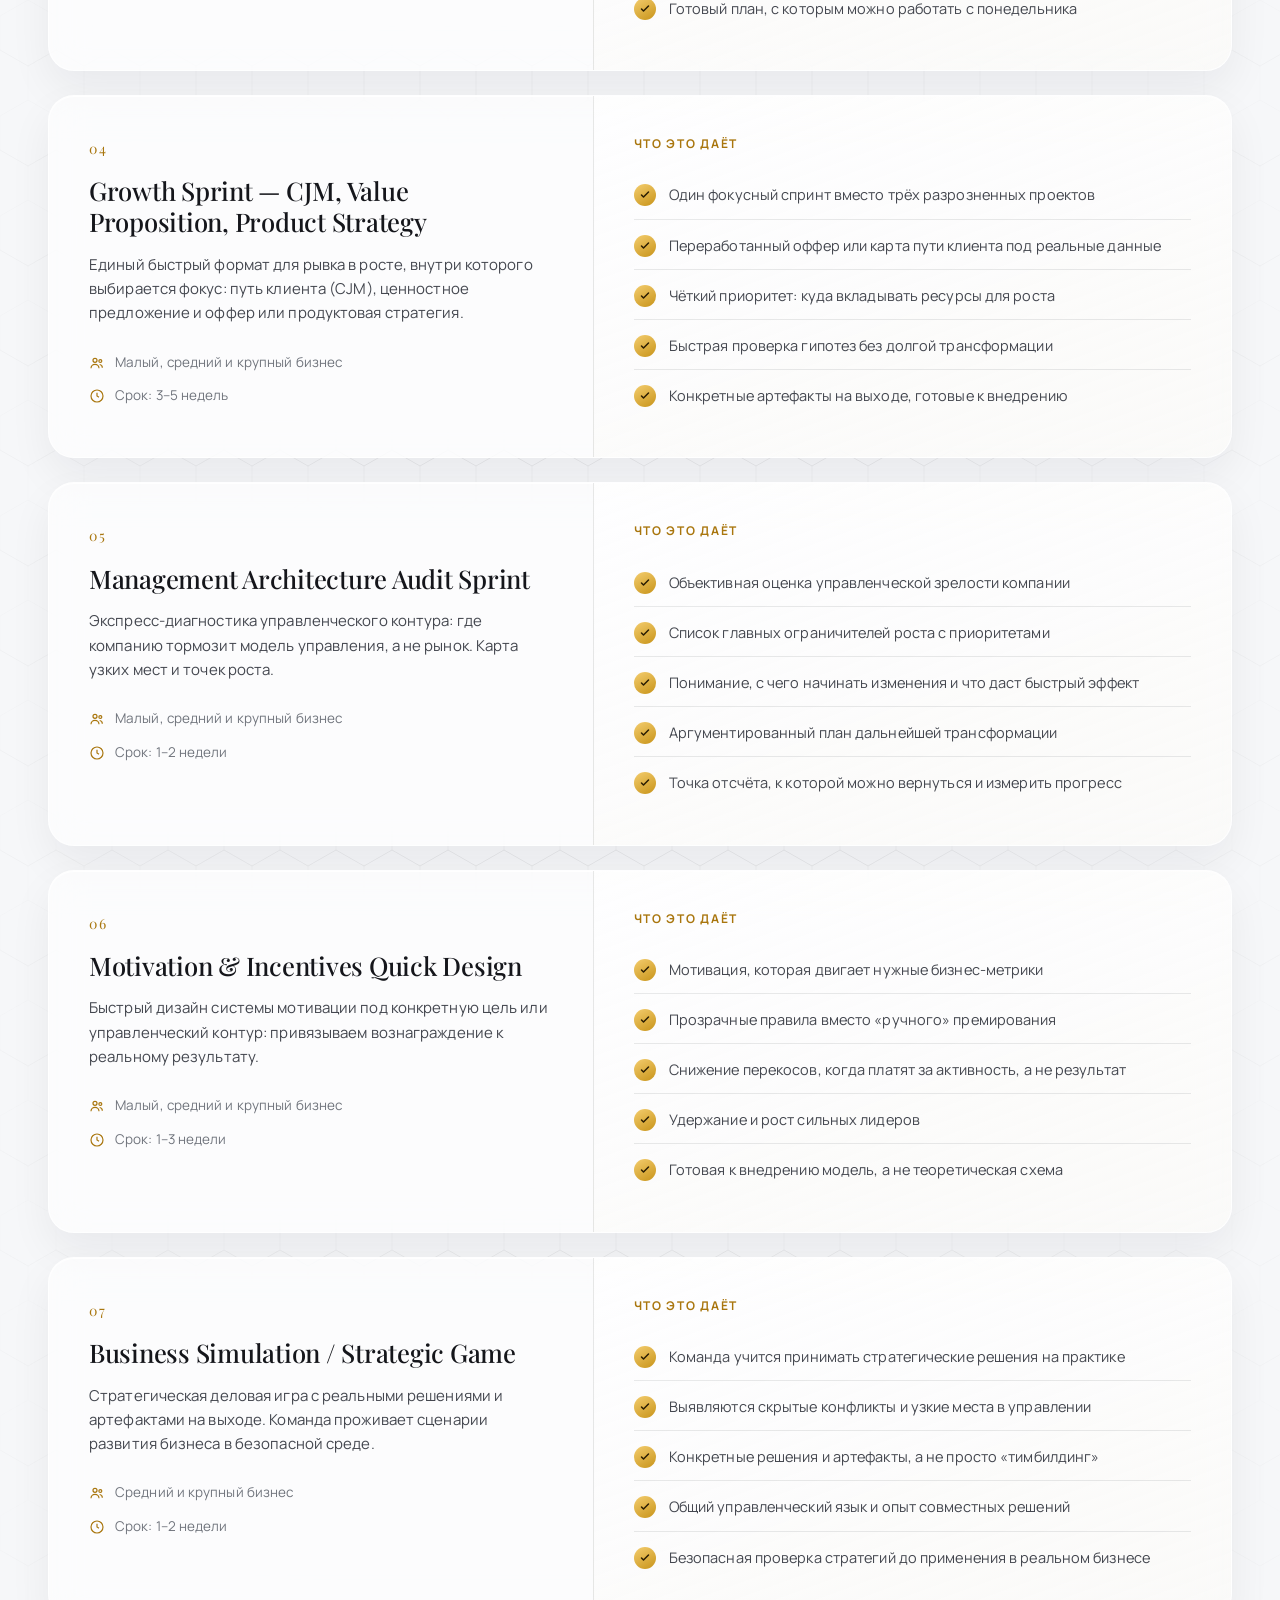
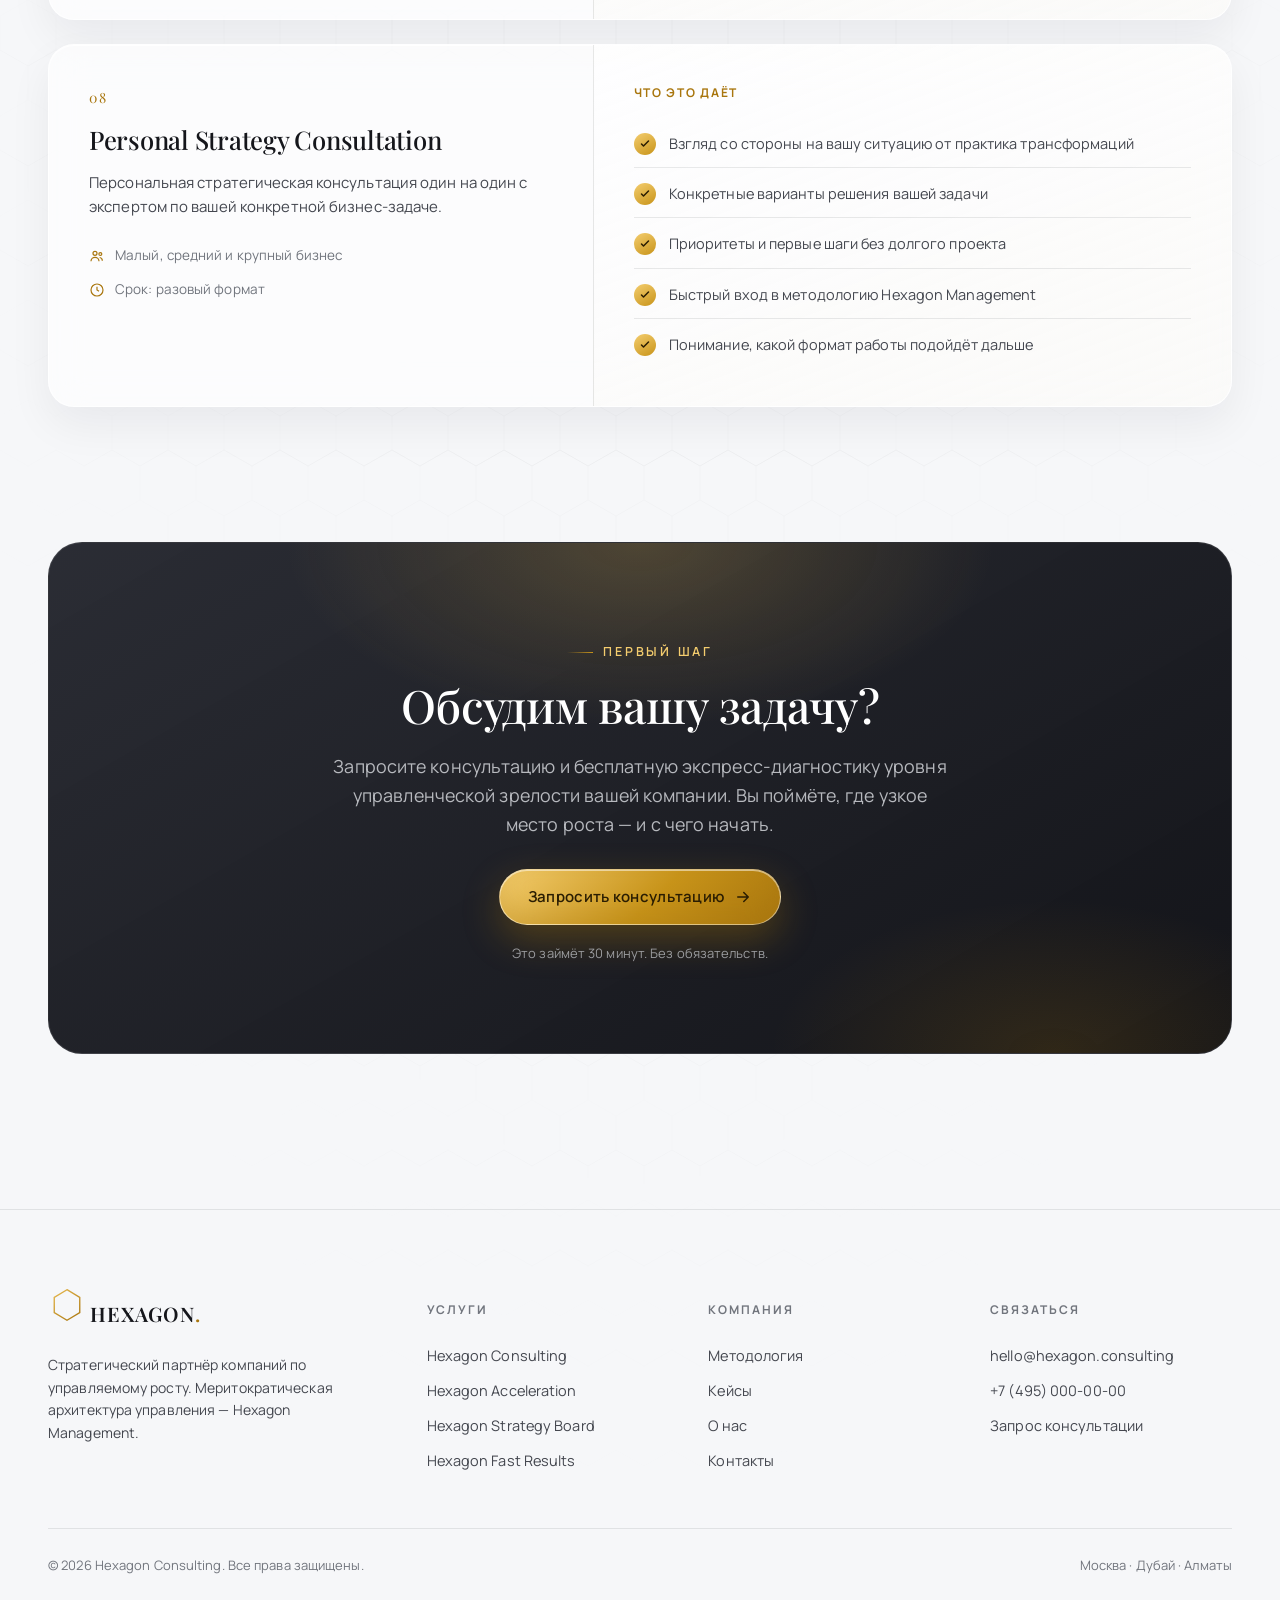
<file: uslugi/fast-results.html>
<!DOCTYPE html>
<html lang="ru">
<head>
  <meta charset="UTF-8" />
  <meta name="viewport" content="width=device-width, initial-scale=1" />
  <title>Hexagon Fast Results — Hexagon Consulting</title>
  <meta name="description" content="Короткие спринты для точечных задач. Можно брать по отдельности или собирать в пакет под конкретную цель." />
  <link rel="preconnect" href="https://fonts.googleapis.com" />
  <link rel="preconnect" href="https://fonts.gstatic.com" crossorigin />
  <link href="https://fonts.googleapis.com/css2?family=Playfair+Display:ital,wght@0,500;0,600;0,700;1,500;1,600&family=Manrope:wght@400;500;600;700;800&display=swap" rel="stylesheet" />
  <link rel="stylesheet" href="../assets/css/styles.css" />
</head>
<body class="bg-base">
  <div class="hex-field" aria-hidden="true"></div>
  <header class="nav">
    <div class="nav-inner">
      <a class="brand" href="../index.html" aria-label="Hexagon Consulting">
        <span class="hex-mark" aria-hidden="true">
          <svg viewBox="0 0 40 40" width="38" height="38" fill="none">
            <path d="M20 2 L35 11 L35 29 L20 38 L5 29 L5 11 Z" stroke="url(#hg)" stroke-width="1.6"/>
            <path d="M20 11 L28 15.5 L28 24.5 L20 29 L12 24.5 L12 15.5 Z" stroke="url(#hg)" stroke-width="1.2" opacity="0.6"/>
            <defs><linearGradient id="hg" x1="5" y1="2" x2="35" y2="38" gradientUnits="userSpaceOnUse">
              <stop stop-color="#E6B84E"/><stop offset="1" stop-color="#A9760E"/></linearGradient></defs>
          </svg>
        </span>
        <span class="brand-name">HEXAGON<span>.</span></span>
      </a>
      <nav class="nav-links" aria-label="Главное меню">
        <div class="nav-item">
          <a class="nav-link" href="../index.html#formats">Услуги</a>
          <div class="nav-menu"><a href="consulting.html"><div class="nm-title">Hexagon Consulting</div><div class="nm-sub">Трансформация под ключ</div></a><a href="acceleration.html"><div class="nm-title">Hexagon Acceleration</div><div class="nm-sub">Сопровождение внедрения</div></a><a href="strategy-board.html"><div class="nm-title">Hexagon Strategy Board</div><div class="nm-sub">Стратегическое партнёрство</div></a><a href="fast-results.html"><div class="nm-title">Hexagon Fast Results</div><div class="nm-sub">Быстрые спринты</div></a></div>
        </div>
        <a class="nav-link" href="../index.html#solution">Методология</a>
        <a class="nav-link" href="../index.html#cases">Кейсы</a>
        <a class="nav-link" href="../index.html#trust">О нас</a>
      </nav>
      <a class="btn btn-gold btn-sm nav-cta-desktop" href="../index.html#contact">Запрос консультации <svg viewBox="0 0 24 24" fill="none" stroke="currentColor" stroke-width="2" stroke-linecap="round" stroke-linejoin="round"><path d="M5 12h14M13 6l6 6-6 6"/></svg></a>
      <button class="nav-toggle" aria-label="Открыть меню">
        <svg viewBox="0 0 24 24" width="22" height="22" fill="none" stroke="currentColor" stroke-width="2" stroke-linecap="round"><path d="M4 7h16M4 12h16M4 17h16"/></svg>
      </button>
    </div>
  </header>
  <div class="drawer" aria-hidden="true">
    <button class="drawer-close" aria-label="Закрыть меню">
      <svg viewBox="0 0 24 24" width="22" height="22" fill="none" stroke="currentColor" stroke-width="2" stroke-linecap="round"><path d="M6 6l12 12M18 6L6 18"/></svg>
    </button>
    <a href="consulting.html">Hexagon Consulting</a>
    <a href="acceleration.html">Hexagon Acceleration</a>
    <a href="strategy-board.html">Hexagon Strategy Board</a>
    <a href="fast-results.html">Hexagon Fast Results</a>
    <a class="btn btn-gold btn-block" href="../index.html#contact">Запрос консультации</a>
  </div>

  <section class="subhero">
    <div class="glow glow-gold" style="width:480px;height:480px;top:-140px;right:-120px;" aria-hidden="true"></div>
    <div class="wrap">
      <nav class="crumbs reveal" aria-label="Хлебные крошки">
        <a href="../index.html">Главная</a><svg viewBox="0 0 24 24" fill="none" stroke="currentColor" stroke-width="2" stroke-linecap="round" stroke-linejoin="round"><path d="M9 6l6 6-6 6"/></svg><a href="../index.html#formats">Услуги</a><svg viewBox="0 0 24 24" fill="none" stroke="currentColor" stroke-width="2" stroke-linecap="round" stroke-linejoin="round"><path d="M9 6l6 6-6 6"/></svg><span>Hexagon Fast Results</span>
      </nav>
      <span class="eyebrow reveal">Быстрые форматы с конкретным результатом</span>
      <h1 class="reveal reveal-d1" style="margin-top:18px;">Hexagon Fast Results</h1>
      <p class="lead reveal reveal-d2">Короткие спринты для точечных задач. Можно брать по отдельности или собирать в пакет под конкретную цель.</p>
      <div class="badge-line reveal reveal-d2">
        <span class="pill"><svg viewBox="0 0 24 24" fill="none" stroke="currentColor" stroke-width="1.8"><circle cx="12" cy="12" r="9"/><path d="M12 7v5l3 2"/></svg>Гибкие сроки</span>
        <span class="pill"><svg viewBox="0 0 24 24" fill="none" stroke="currentColor" stroke-width="1.8"><circle cx="9" cy="8" r="3"/><path d="M3 20c0-3.3 2.7-6 6-6s6 2.7 6 6"/><circle cx="17" cy="9" r="2.2"/><path d="M16 14.2c2.3.4 4 2.4 4 4.8"/></svg>Под ваш масштаб</span>
        <span class="pill"><svg viewBox="0 0 24 24" fill="none" stroke="currentColor" stroke-width="2.4" stroke-linecap="round" stroke-linejoin="round"><path d="M5 12l4 4 10-10"/></svg>Конкретный результат</span>
      </div>
    </div>
  </section>

  <section class="section" style="padding-top:40px;">
    <div class="wrap">
      <div class="svc-list">
      <article class="card svc reveal">
        <div class="svc-left">
          <span class="svc-num">01</span>
          <h2>CustDev Sprint — Customer Discovery</h2>
          <p class="svc-what">Глубинное исследование клиентов: выясняем, какую боль на самом деле решает ваш продукт и за что клиент готов платить.</p>
          <div class="svc-meta">
            <span class="row"><svg viewBox="0 0 24 24" fill="none" stroke="currentColor" stroke-width="1.8"><circle cx="9" cy="8" r="3"/><path d="M3 20c0-3.3 2.7-6 6-6s6 2.7 6 6"/><circle cx="17" cy="9" r="2.2"/><path d="M16 14.2c2.3.4 4 2.4 4 4.8"/></svg>Малый, средний и крупный бизнес</span>
            <span class="row"><svg viewBox="0 0 24 24" fill="none" stroke="currentColor" stroke-width="1.8"><circle cx="12" cy="12" r="9"/><path d="M12 7v5l3 2"/></svg>Срок: 2–4 недели</span>
          </div>
        </div>
        <div class="svc-right">
          <div class="gives-h">Что это даёт</div>
          <ul class="gives"><li><span class="tick"><svg viewBox="0 0 24 24" fill="none" stroke="currentColor" stroke-width="3" stroke-linecap="round" stroke-linejoin="round"><path d="M5 12l4 4 10-10"/></svg></span>Понимание реальной ценности продукта вместо догадок</li><li><span class="tick"><svg viewBox="0 0 24 24" fill="none" stroke="currentColor" stroke-width="3" stroke-linecap="round" stroke-linejoin="round"><path d="M5 12l4 4 10-10"/></svg></span>Список подтверждённых болей и потребностей клиента</li><li><span class="tick"><svg viewBox="0 0 24 24" fill="none" stroke="currentColor" stroke-width="3" stroke-linecap="round" stroke-linejoin="round"><path d="M5 12l4 4 10-10"/></svg></span>Основа для пересборки оффера и продуктовой линейки</li><li><span class="tick"><svg viewBox="0 0 24 24" fill="none" stroke="currentColor" stroke-width="3" stroke-linecap="round" stroke-linejoin="round"><path d="M5 12l4 4 10-10"/></svg></span>Снижение риска вкладываться не в то, что нужно рынку</li><li><span class="tick"><svg viewBox="0 0 24 24" fill="none" stroke="currentColor" stroke-width="3" stroke-linecap="round" stroke-linejoin="round"><path d="M5 12l4 4 10-10"/></svg></span>Часто — неожиданные точки роста, видимые только из интервью</li></ul>
        </div>
      </article>
      <article class="card svc reveal">
        <div class="svc-left">
          <span class="svc-num">02</span>
          <h2>Market Intelligence Sprint</h2>
          <p class="svc-what">Быстрый анализ рынка, конкурентов и сегментов: где компания сейчас, где свободные ниши и за счёт чего можно расти.</p>
          <div class="svc-meta">
            <span class="row"><svg viewBox="0 0 24 24" fill="none" stroke="currentColor" stroke-width="1.8"><circle cx="9" cy="8" r="3"/><path d="M3 20c0-3.3 2.7-6 6-6s6 2.7 6 6"/><circle cx="17" cy="9" r="2.2"/><path d="M16 14.2c2.3.4 4 2.4 4 4.8"/></svg>Малый, средний и крупный бизнес</span>
            <span class="row"><svg viewBox="0 0 24 24" fill="none" stroke="currentColor" stroke-width="1.8"><circle cx="12" cy="12" r="9"/><path d="M12 7v5l3 2"/></svg>Срок: 2–4 недели</span>
          </div>
        </div>
        <div class="svc-right">
          <div class="gives-h">Что это даёт</div>
          <ul class="gives"><li><span class="tick"><svg viewBox="0 0 24 24" fill="none" stroke="currentColor" stroke-width="3" stroke-linecap="round" stroke-linejoin="round"><path d="M5 12l4 4 10-10"/></svg></span>Карта рынка и конкурентного поля без «воды»</li><li><span class="tick"><svg viewBox="0 0 24 24" fill="none" stroke="currentColor" stroke-width="3" stroke-linecap="round" stroke-linejoin="round"><path d="M5 12l4 4 10-10"/></svg></span>Сегменты с наибольшим потенциалом роста</li><li><span class="tick"><svg viewBox="0 0 24 24" fill="none" stroke="currentColor" stroke-width="3" stroke-linecap="round" stroke-linejoin="round"><path d="M5 12l4 4 10-10"/></svg></span>Понимание реального конкурентного преимущества</li><li><span class="tick"><svg viewBox="0 0 24 24" fill="none" stroke="currentColor" stroke-width="3" stroke-linecap="round" stroke-linejoin="round"><path d="M5 12l4 4 10-10"/></svg></span>Аргументы для приоритизации направлений</li><li><span class="tick"><svg viewBox="0 0 24 24" fill="none" stroke="currentColor" stroke-width="3" stroke-linecap="round" stroke-linejoin="round"><path d="M5 12l4 4 10-10"/></svg></span>База для стратегической сессии и решений по экспансии</li></ul>
        </div>
      </article>
      <article class="card svc reveal">
        <div class="svc-left">
          <span class="svc-num">03</span>
          <h2>Strategic Session Sprint</h2>
          <p class="svc-what">Стратегическая сессия с топ-командой: определяем драйверы роста, приоритеты и решения, фиксируем roadmap на ближайший горизонт.</p>
          <div class="svc-meta">
            <span class="row"><svg viewBox="0 0 24 24" fill="none" stroke="currentColor" stroke-width="1.8"><circle cx="9" cy="8" r="3"/><path d="M3 20c0-3.3 2.7-6 6-6s6 2.7 6 6"/><circle cx="17" cy="9" r="2.2"/><path d="M16 14.2c2.3.4 4 2.4 4 4.8"/></svg>Малый, средний и крупный бизнес</span>
            <span class="row"><svg viewBox="0 0 24 24" fill="none" stroke="currentColor" stroke-width="1.8"><circle cx="12" cy="12" r="9"/><path d="M12 7v5l3 2"/></svg>Срок: 1–3 недели</span>
          </div>
        </div>
        <div class="svc-right">
          <div class="gives-h">Что это даёт</div>
          <ul class="gives"><li><span class="tick"><svg viewBox="0 0 24 24" fill="none" stroke="currentColor" stroke-width="3" stroke-linecap="round" stroke-linejoin="round"><path d="M5 12l4 4 10-10"/></svg></span>Согласованная стратегия и приоритеты у всей команды</li><li><span class="tick"><svg viewBox="0 0 24 24" fill="none" stroke="currentColor" stroke-width="3" stroke-linecap="round" stroke-linejoin="round"><path d="M5 12l4 4 10-10"/></svg></span>Конкретные решения и дорожная карта на выходе</li><li><span class="tick"><svg viewBox="0 0 24 24" fill="none" stroke="currentColor" stroke-width="3" stroke-linecap="round" stroke-linejoin="round"><path d="M5 12l4 4 10-10"/></svg></span>Синхронизация топов вокруг общих целей</li><li><span class="tick"><svg viewBox="0 0 24 24" fill="none" stroke="currentColor" stroke-width="3" stroke-linecap="round" stroke-linejoin="round"><path d="M5 12l4 4 10-10"/></svg></span>Снятие внутренних конфликтов по направлениям развития</li><li><span class="tick"><svg viewBox="0 0 24 24" fill="none" stroke="currentColor" stroke-width="3" stroke-linecap="round" stroke-linejoin="round"><path d="M5 12l4 4 10-10"/></svg></span>Готовый план, с которым можно работать с понедельника</li></ul>
        </div>
      </article>
      <article class="card svc reveal">
        <div class="svc-left">
          <span class="svc-num">04</span>
          <h2>Growth Sprint — CJM, Value Proposition, Product Strategy</h2>
          <p class="svc-what">Единый быстрый формат для рывка в росте, внутри которого выбирается фокус: путь клиента (CJM), ценностное предложение и оффер или продуктовая стратегия.</p>
          <div class="svc-meta">
            <span class="row"><svg viewBox="0 0 24 24" fill="none" stroke="currentColor" stroke-width="1.8"><circle cx="9" cy="8" r="3"/><path d="M3 20c0-3.3 2.7-6 6-6s6 2.7 6 6"/><circle cx="17" cy="9" r="2.2"/><path d="M16 14.2c2.3.4 4 2.4 4 4.8"/></svg>Малый, средний и крупный бизнес</span>
            <span class="row"><svg viewBox="0 0 24 24" fill="none" stroke="currentColor" stroke-width="1.8"><circle cx="12" cy="12" r="9"/><path d="M12 7v5l3 2"/></svg>Срок: 3–5 недель</span>
          </div>
        </div>
        <div class="svc-right">
          <div class="gives-h">Что это даёт</div>
          <ul class="gives"><li><span class="tick"><svg viewBox="0 0 24 24" fill="none" stroke="currentColor" stroke-width="3" stroke-linecap="round" stroke-linejoin="round"><path d="M5 12l4 4 10-10"/></svg></span>Один фокусный спринт вместо трёх разрозненных проектов</li><li><span class="tick"><svg viewBox="0 0 24 24" fill="none" stroke="currentColor" stroke-width="3" stroke-linecap="round" stroke-linejoin="round"><path d="M5 12l4 4 10-10"/></svg></span>Переработанный оффер или карта пути клиента под реальные данные</li><li><span class="tick"><svg viewBox="0 0 24 24" fill="none" stroke="currentColor" stroke-width="3" stroke-linecap="round" stroke-linejoin="round"><path d="M5 12l4 4 10-10"/></svg></span>Чёткий приоритет: куда вкладывать ресурсы для роста</li><li><span class="tick"><svg viewBox="0 0 24 24" fill="none" stroke="currentColor" stroke-width="3" stroke-linecap="round" stroke-linejoin="round"><path d="M5 12l4 4 10-10"/></svg></span>Быстрая проверка гипотез без долгой трансформации</li><li><span class="tick"><svg viewBox="0 0 24 24" fill="none" stroke="currentColor" stroke-width="3" stroke-linecap="round" stroke-linejoin="round"><path d="M5 12l4 4 10-10"/></svg></span>Конкретные артефакты на выходе, готовые к внедрению</li></ul>
        </div>
      </article>
      <article class="card svc reveal">
        <div class="svc-left">
          <span class="svc-num">05</span>
          <h2>Management Architecture Audit Sprint</h2>
          <p class="svc-what">Экспресс-диагностика управленческого контура: где компанию тормозит модель управления, а не рынок. Карта узких мест и точек роста.</p>
          <div class="svc-meta">
            <span class="row"><svg viewBox="0 0 24 24" fill="none" stroke="currentColor" stroke-width="1.8"><circle cx="9" cy="8" r="3"/><path d="M3 20c0-3.3 2.7-6 6-6s6 2.7 6 6"/><circle cx="17" cy="9" r="2.2"/><path d="M16 14.2c2.3.4 4 2.4 4 4.8"/></svg>Малый, средний и крупный бизнес</span>
            <span class="row"><svg viewBox="0 0 24 24" fill="none" stroke="currentColor" stroke-width="1.8"><circle cx="12" cy="12" r="9"/><path d="M12 7v5l3 2"/></svg>Срок: 1–2 недели</span>
          </div>
        </div>
        <div class="svc-right">
          <div class="gives-h">Что это даёт</div>
          <ul class="gives"><li><span class="tick"><svg viewBox="0 0 24 24" fill="none" stroke="currentColor" stroke-width="3" stroke-linecap="round" stroke-linejoin="round"><path d="M5 12l4 4 10-10"/></svg></span>Объективная оценка управленческой зрелости компании</li><li><span class="tick"><svg viewBox="0 0 24 24" fill="none" stroke="currentColor" stroke-width="3" stroke-linecap="round" stroke-linejoin="round"><path d="M5 12l4 4 10-10"/></svg></span>Список главных ограничителей роста с приоритетами</li><li><span class="tick"><svg viewBox="0 0 24 24" fill="none" stroke="currentColor" stroke-width="3" stroke-linecap="round" stroke-linejoin="round"><path d="M5 12l4 4 10-10"/></svg></span>Понимание, с чего начинать изменения и что даст быстрый эффект</li><li><span class="tick"><svg viewBox="0 0 24 24" fill="none" stroke="currentColor" stroke-width="3" stroke-linecap="round" stroke-linejoin="round"><path d="M5 12l4 4 10-10"/></svg></span>Аргументированный план дальнейшей трансформации</li><li><span class="tick"><svg viewBox="0 0 24 24" fill="none" stroke="currentColor" stroke-width="3" stroke-linecap="round" stroke-linejoin="round"><path d="M5 12l4 4 10-10"/></svg></span>Точка отсчёта, к которой можно вернуться и измерить прогресс</li></ul>
        </div>
      </article>
      <article class="card svc reveal">
        <div class="svc-left">
          <span class="svc-num">06</span>
          <h2>Motivation &amp; Incentives Quick Design</h2>
          <p class="svc-what">Быстрый дизайн системы мотивации под конкретную цель или управленческий контур: привязываем вознаграждение к реальному результату.</p>
          <div class="svc-meta">
            <span class="row"><svg viewBox="0 0 24 24" fill="none" stroke="currentColor" stroke-width="1.8"><circle cx="9" cy="8" r="3"/><path d="M3 20c0-3.3 2.7-6 6-6s6 2.7 6 6"/><circle cx="17" cy="9" r="2.2"/><path d="M16 14.2c2.3.4 4 2.4 4 4.8"/></svg>Малый, средний и крупный бизнес</span>
            <span class="row"><svg viewBox="0 0 24 24" fill="none" stroke="currentColor" stroke-width="1.8"><circle cx="12" cy="12" r="9"/><path d="M12 7v5l3 2"/></svg>Срок: 1–3 недели</span>
          </div>
        </div>
        <div class="svc-right">
          <div class="gives-h">Что это даёт</div>
          <ul class="gives"><li><span class="tick"><svg viewBox="0 0 24 24" fill="none" stroke="currentColor" stroke-width="3" stroke-linecap="round" stroke-linejoin="round"><path d="M5 12l4 4 10-10"/></svg></span>Мотивация, которая двигает нужные бизнес-метрики</li><li><span class="tick"><svg viewBox="0 0 24 24" fill="none" stroke="currentColor" stroke-width="3" stroke-linecap="round" stroke-linejoin="round"><path d="M5 12l4 4 10-10"/></svg></span>Прозрачные правила вместо «ручного» премирования</li><li><span class="tick"><svg viewBox="0 0 24 24" fill="none" stroke="currentColor" stroke-width="3" stroke-linecap="round" stroke-linejoin="round"><path d="M5 12l4 4 10-10"/></svg></span>Снижение перекосов, когда платят за активность, а не результат</li><li><span class="tick"><svg viewBox="0 0 24 24" fill="none" stroke="currentColor" stroke-width="3" stroke-linecap="round" stroke-linejoin="round"><path d="M5 12l4 4 10-10"/></svg></span>Удержание и рост сильных лидеров</li><li><span class="tick"><svg viewBox="0 0 24 24" fill="none" stroke="currentColor" stroke-width="3" stroke-linecap="round" stroke-linejoin="round"><path d="M5 12l4 4 10-10"/></svg></span>Готовая к внедрению модель, а не теоретическая схема</li></ul>
        </div>
      </article>
      <article class="card svc reveal">
        <div class="svc-left">
          <span class="svc-num">07</span>
          <h2>Business Simulation / Strategic Game</h2>
          <p class="svc-what">Стратегическая деловая игра с реальными решениями и артефактами на выходе. Команда проживает сценарии развития бизнеса в безопасной среде.</p>
          <div class="svc-meta">
            <span class="row"><svg viewBox="0 0 24 24" fill="none" stroke="currentColor" stroke-width="1.8"><circle cx="9" cy="8" r="3"/><path d="M3 20c0-3.3 2.7-6 6-6s6 2.7 6 6"/><circle cx="17" cy="9" r="2.2"/><path d="M16 14.2c2.3.4 4 2.4 4 4.8"/></svg>Средний и крупный бизнес</span>
            <span class="row"><svg viewBox="0 0 24 24" fill="none" stroke="currentColor" stroke-width="1.8"><circle cx="12" cy="12" r="9"/><path d="M12 7v5l3 2"/></svg>Срок: 1–2 недели</span>
          </div>
        </div>
        <div class="svc-right">
          <div class="gives-h">Что это даёт</div>
          <ul class="gives"><li><span class="tick"><svg viewBox="0 0 24 24" fill="none" stroke="currentColor" stroke-width="3" stroke-linecap="round" stroke-linejoin="round"><path d="M5 12l4 4 10-10"/></svg></span>Команда учится принимать стратегические решения на практике</li><li><span class="tick"><svg viewBox="0 0 24 24" fill="none" stroke="currentColor" stroke-width="3" stroke-linecap="round" stroke-linejoin="round"><path d="M5 12l4 4 10-10"/></svg></span>Выявляются скрытые конфликты и узкие места в управлении</li><li><span class="tick"><svg viewBox="0 0 24 24" fill="none" stroke="currentColor" stroke-width="3" stroke-linecap="round" stroke-linejoin="round"><path d="M5 12l4 4 10-10"/></svg></span>Конкретные решения и артефакты, а не просто «тимбилдинг»</li><li><span class="tick"><svg viewBox="0 0 24 24" fill="none" stroke="currentColor" stroke-width="3" stroke-linecap="round" stroke-linejoin="round"><path d="M5 12l4 4 10-10"/></svg></span>Общий управленческий язык и опыт совместных решений</li><li><span class="tick"><svg viewBox="0 0 24 24" fill="none" stroke="currentColor" stroke-width="3" stroke-linecap="round" stroke-linejoin="round"><path d="M5 12l4 4 10-10"/></svg></span>Безопасная проверка стратегий до применения в реальном бизнесе</li></ul>
        </div>
      </article>
      <article class="card svc reveal">
        <div class="svc-left">
          <span class="svc-num">08</span>
          <h2>Personal Strategy Consultation</h2>
          <p class="svc-what">Персональная стратегическая консультация один на один с экспертом по вашей конкретной бизнес-задаче.</p>
          <div class="svc-meta">
            <span class="row"><svg viewBox="0 0 24 24" fill="none" stroke="currentColor" stroke-width="1.8"><circle cx="9" cy="8" r="3"/><path d="M3 20c0-3.3 2.7-6 6-6s6 2.7 6 6"/><circle cx="17" cy="9" r="2.2"/><path d="M16 14.2c2.3.4 4 2.4 4 4.8"/></svg>Малый, средний и крупный бизнес</span>
            <span class="row"><svg viewBox="0 0 24 24" fill="none" stroke="currentColor" stroke-width="1.8"><circle cx="12" cy="12" r="9"/><path d="M12 7v5l3 2"/></svg>Срок: разовый формат</span>
          </div>
        </div>
        <div class="svc-right">
          <div class="gives-h">Что это даёт</div>
          <ul class="gives"><li><span class="tick"><svg viewBox="0 0 24 24" fill="none" stroke="currentColor" stroke-width="3" stroke-linecap="round" stroke-linejoin="round"><path d="M5 12l4 4 10-10"/></svg></span>Взгляд со стороны на вашу ситуацию от практика трансформаций</li><li><span class="tick"><svg viewBox="0 0 24 24" fill="none" stroke="currentColor" stroke-width="3" stroke-linecap="round" stroke-linejoin="round"><path d="M5 12l4 4 10-10"/></svg></span>Конкретные варианты решения вашей задачи</li><li><span class="tick"><svg viewBox="0 0 24 24" fill="none" stroke="currentColor" stroke-width="3" stroke-linecap="round" stroke-linejoin="round"><path d="M5 12l4 4 10-10"/></svg></span>Приоритеты и первые шаги без долгого проекта</li><li><span class="tick"><svg viewBox="0 0 24 24" fill="none" stroke="currentColor" stroke-width="3" stroke-linecap="round" stroke-linejoin="round"><path d="M5 12l4 4 10-10"/></svg></span>Быстрый вход в методологию Hexagon Management</li><li><span class="tick"><svg viewBox="0 0 24 24" fill="none" stroke="currentColor" stroke-width="3" stroke-linecap="round" stroke-linejoin="round"><path d="M5 12l4 4 10-10"/></svg></span>Понимание, какой формат работы подойдёт дальше</li></ul>
        </div>
      </article>
      </div>
      
    </div>
  </section>

  <section class="section" id="contact" style="padding-top:20px;">
    <div class="wrap">
      <div class="cta-final reveal">
        <span class="eyebrow" style="color:var(--gold-bright);justify-content:center;">Первый шаг</span>
        <h2 class="h2" style="margin-top:18px;">Обсудим вашу задачу?</h2>
        <p class="lead">Запросите консультацию и бесплатную экспресс-диагностику уровня управленческой зрелости вашей компании. Вы поймёте, где узкое место роста — и с чего начать.</p>
        <div style="margin-top:30px;display:flex;justify-content:center;">
          <a class="btn btn-gold" href="mailto:hello@hexagon.consulting">Запросить консультацию <svg viewBox="0 0 24 24" fill="none" stroke="currentColor" stroke-width="2" stroke-linecap="round" stroke-linejoin="round"><path d="M5 12h14M13 6l6 6-6 6"/></svg></a>
        </div>
        <p class="fine">Это займёт 30 минут. Без обязательств.</p>
      </div>
    </div>
  </section>

  <footer class="footer">
    <div class="wrap">
      <div class="footer-grid">
        <div>
          <a class="brand" href="../index.html" style="margin-bottom:18px;">
            <span class="hex-mark" aria-hidden="true">
              <svg viewBox="0 0 40 40" width="34" height="34" fill="none">
                <path d="M20 2 L35 11 L35 29 L20 38 L5 29 L5 11 Z" stroke="url(#hg2)" stroke-width="1.6"/>
                <defs><linearGradient id="hg2" x1="5" y1="2" x2="35" y2="38" gradientUnits="userSpaceOnUse"><stop stop-color="#E6B84E"/><stop offset="1" stop-color="#A9760E"/></linearGradient></defs>
              </svg>
            </span>
            <span class="brand-name">HEXAGON<span>.</span></span>
          </a>
          <p style="font-size:14px;color:var(--text-soft);max-width:34ch;">Стратегический партнёр компаний по управляемому росту. Меритократическая архитектура управления — Hexagon Management.</p>
        </div>
        <div>
          <h5>Услуги</h5>
          <a href="consulting.html">Hexagon Consulting</a>
          <a href="acceleration.html">Hexagon Acceleration</a>
          <a href="strategy-board.html">Hexagon Strategy Board</a>
          <a href="fast-results.html">Hexagon Fast Results</a>
        </div>
        <div>
          <h5>Компания</h5>
          <a href="../index.html#solution">Методология</a>
          <a href="../index.html#cases">Кейсы</a>
          <a href="../index.html#trust">О нас</a>
          <a href="../index.html#contact">Контакты</a>
        </div>
        <div>
          <h5>Связаться</h5>
          <a href="mailto:hello@hexagon.consulting">hello@hexagon.consulting</a>
          <a href="tel:+74950000000">+7 (495) 000-00-00</a>
          <a href="../index.html#contact">Запрос консультации</a>
        </div>
      </div>
      <div class="footer-bottom">
        <span>© <span data-year>2026</span> Hexagon Consulting. Все права защищены.</span>
        <span>Москва · Дубай · Алматы</span>
      </div>
    </div>
  </footer>
  <script src="../assets/js/main.js"></script>
</body>
</html>
</file>
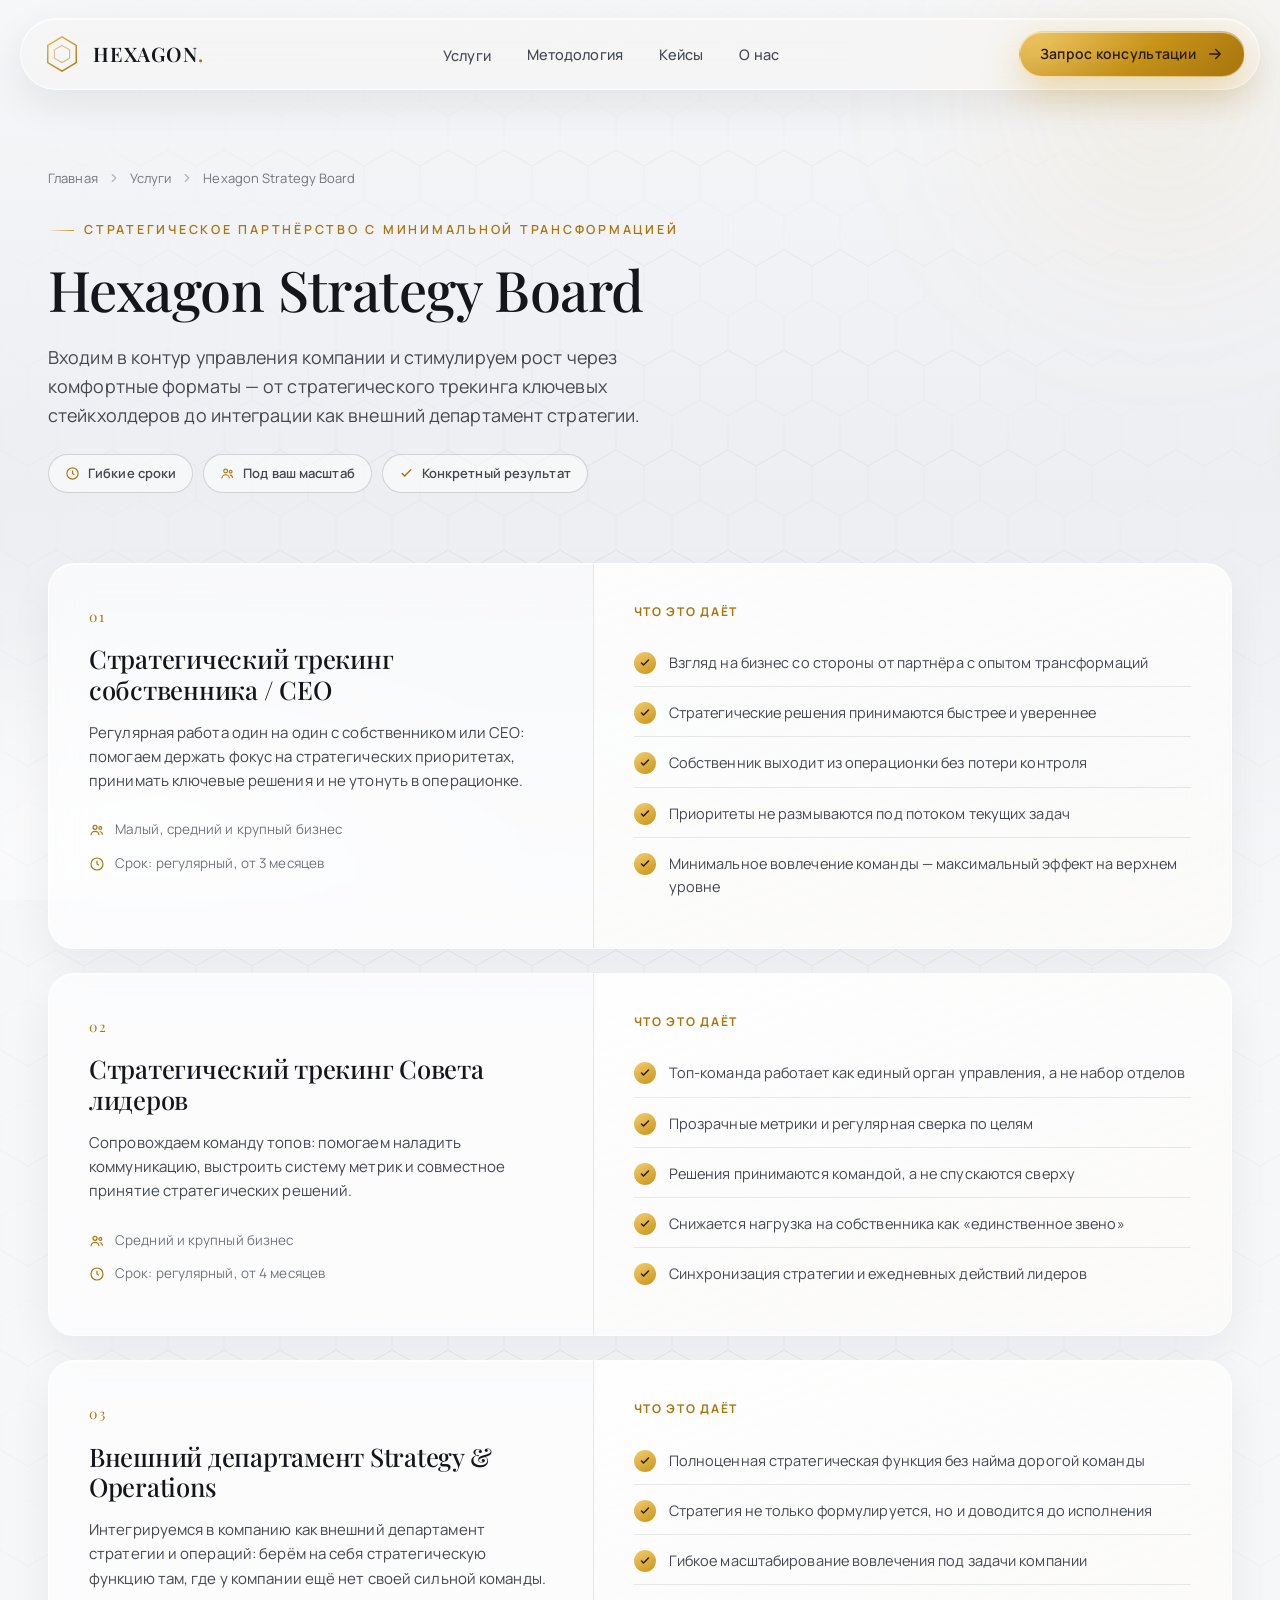
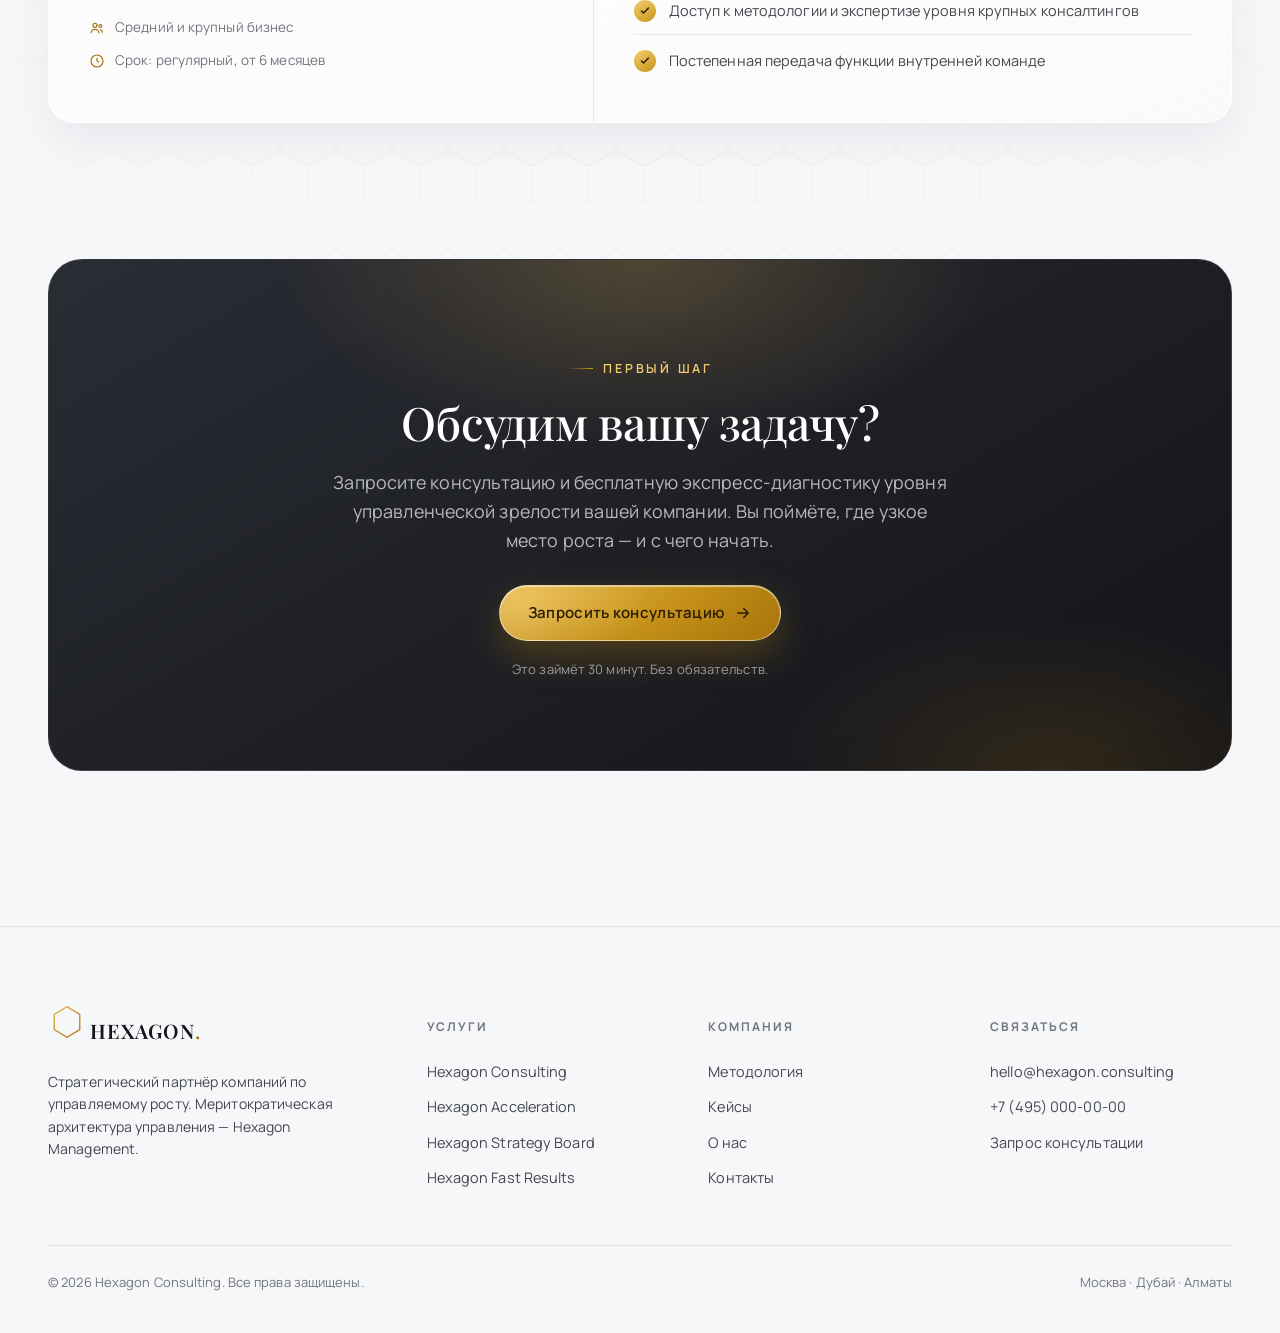
<file: uslugi/strategy-board.html>
<!DOCTYPE html>
<html lang="ru">
<head>
  <meta charset="UTF-8" />
  <meta name="viewport" content="width=device-width, initial-scale=1" />
  <title>Hexagon Strategy Board — Hexagon Consulting</title>
  <meta name="description" content="Входим в контур управления компании и стимулируем рост через комфортные форматы — от стратегического трекинга ключевых стейкхолдеров до интеграции как внешний департамент стратегии." />
  <link rel="preconnect" href="https://fonts.googleapis.com" />
  <link rel="preconnect" href="https://fonts.gstatic.com" crossorigin />
  <link href="https://fonts.googleapis.com/css2?family=Playfair+Display:ital,wght@0,500;0,600;0,700;1,500;1,600&family=Manrope:wght@400;500;600;700;800&display=swap" rel="stylesheet" />
  <link rel="stylesheet" href="../assets/css/styles.css" />
</head>
<body class="bg-base">
  <div class="hex-field" aria-hidden="true"></div>
  <header class="nav">
    <div class="nav-inner">
      <a class="brand" href="../index.html" aria-label="Hexagon Consulting">
        <span class="hex-mark" aria-hidden="true">
          <svg viewBox="0 0 40 40" width="38" height="38" fill="none">
            <path d="M20 2 L35 11 L35 29 L20 38 L5 29 L5 11 Z" stroke="url(#hg)" stroke-width="1.6"/>
            <path d="M20 11 L28 15.5 L28 24.5 L20 29 L12 24.5 L12 15.5 Z" stroke="url(#hg)" stroke-width="1.2" opacity="0.6"/>
            <defs><linearGradient id="hg" x1="5" y1="2" x2="35" y2="38" gradientUnits="userSpaceOnUse">
              <stop stop-color="#E6B84E"/><stop offset="1" stop-color="#A9760E"/></linearGradient></defs>
          </svg>
        </span>
        <span class="brand-name">HEXAGON<span>.</span></span>
      </a>
      <nav class="nav-links" aria-label="Главное меню">
        <div class="nav-item">
          <a class="nav-link" href="../index.html#formats">Услуги</a>
          <div class="nav-menu"><a href="consulting.html"><div class="nm-title">Hexagon Consulting</div><div class="nm-sub">Трансформация под ключ</div></a><a href="acceleration.html"><div class="nm-title">Hexagon Acceleration</div><div class="nm-sub">Сопровождение внедрения</div></a><a href="strategy-board.html"><div class="nm-title">Hexagon Strategy Board</div><div class="nm-sub">Стратегическое партнёрство</div></a><a href="fast-results.html"><div class="nm-title">Hexagon Fast Results</div><div class="nm-sub">Быстрые спринты</div></a></div>
        </div>
        <a class="nav-link" href="../index.html#solution">Методология</a>
        <a class="nav-link" href="../index.html#cases">Кейсы</a>
        <a class="nav-link" href="../index.html#trust">О нас</a>
      </nav>
      <a class="btn btn-gold btn-sm nav-cta-desktop" href="../index.html#contact">Запрос консультации <svg viewBox="0 0 24 24" fill="none" stroke="currentColor" stroke-width="2" stroke-linecap="round" stroke-linejoin="round"><path d="M5 12h14M13 6l6 6-6 6"/></svg></a>
      <button class="nav-toggle" aria-label="Открыть меню">
        <svg viewBox="0 0 24 24" width="22" height="22" fill="none" stroke="currentColor" stroke-width="2" stroke-linecap="round"><path d="M4 7h16M4 12h16M4 17h16"/></svg>
      </button>
    </div>
  </header>
  <div class="drawer" aria-hidden="true">
    <button class="drawer-close" aria-label="Закрыть меню">
      <svg viewBox="0 0 24 24" width="22" height="22" fill="none" stroke="currentColor" stroke-width="2" stroke-linecap="round"><path d="M6 6l12 12M18 6L6 18"/></svg>
    </button>
    <a href="consulting.html">Hexagon Consulting</a>
    <a href="acceleration.html">Hexagon Acceleration</a>
    <a href="strategy-board.html">Hexagon Strategy Board</a>
    <a href="fast-results.html">Hexagon Fast Results</a>
    <a class="btn btn-gold btn-block" href="../index.html#contact">Запрос консультации</a>
  </div>

  <section class="subhero">
    <div class="glow glow-gold" style="width:480px;height:480px;top:-140px;right:-120px;" aria-hidden="true"></div>
    <div class="wrap">
      <nav class="crumbs reveal" aria-label="Хлебные крошки">
        <a href="../index.html">Главная</a><svg viewBox="0 0 24 24" fill="none" stroke="currentColor" stroke-width="2" stroke-linecap="round" stroke-linejoin="round"><path d="M9 6l6 6-6 6"/></svg><a href="../index.html#formats">Услуги</a><svg viewBox="0 0 24 24" fill="none" stroke="currentColor" stroke-width="2" stroke-linecap="round" stroke-linejoin="round"><path d="M9 6l6 6-6 6"/></svg><span>Hexagon Strategy Board</span>
      </nav>
      <span class="eyebrow reveal">Стратегическое партнёрство с минимальной трансформацией</span>
      <h1 class="reveal reveal-d1" style="margin-top:18px;">Hexagon Strategy Board</h1>
      <p class="lead reveal reveal-d2">Входим в контур управления компании и стимулируем рост через комфортные форматы — от стратегического трекинга ключевых стейкхолдеров до интеграции как внешний департамент стратегии.</p>
      <div class="badge-line reveal reveal-d2">
        <span class="pill"><svg viewBox="0 0 24 24" fill="none" stroke="currentColor" stroke-width="1.8"><circle cx="12" cy="12" r="9"/><path d="M12 7v5l3 2"/></svg>Гибкие сроки</span>
        <span class="pill"><svg viewBox="0 0 24 24" fill="none" stroke="currentColor" stroke-width="1.8"><circle cx="9" cy="8" r="3"/><path d="M3 20c0-3.3 2.7-6 6-6s6 2.7 6 6"/><circle cx="17" cy="9" r="2.2"/><path d="M16 14.2c2.3.4 4 2.4 4 4.8"/></svg>Под ваш масштаб</span>
        <span class="pill"><svg viewBox="0 0 24 24" fill="none" stroke="currentColor" stroke-width="2.4" stroke-linecap="round" stroke-linejoin="round"><path d="M5 12l4 4 10-10"/></svg>Конкретный результат</span>
      </div>
    </div>
  </section>

  <section class="section" style="padding-top:40px;">
    <div class="wrap">
      <div class="svc-list">
      <article class="card svc reveal">
        <div class="svc-left">
          <span class="svc-num">01</span>
          <h2>Стратегический трекинг собственника / CEO</h2>
          <p class="svc-what">Регулярная работа один на один с собственником или CEO: помогаем держать фокус на стратегических приоритетах, принимать ключевые решения и не утонуть в операционке.</p>
          <div class="svc-meta">
            <span class="row"><svg viewBox="0 0 24 24" fill="none" stroke="currentColor" stroke-width="1.8"><circle cx="9" cy="8" r="3"/><path d="M3 20c0-3.3 2.7-6 6-6s6 2.7 6 6"/><circle cx="17" cy="9" r="2.2"/><path d="M16 14.2c2.3.4 4 2.4 4 4.8"/></svg>Малый, средний и крупный бизнес</span>
            <span class="row"><svg viewBox="0 0 24 24" fill="none" stroke="currentColor" stroke-width="1.8"><circle cx="12" cy="12" r="9"/><path d="M12 7v5l3 2"/></svg>Срок: регулярный, от 3 месяцев</span>
          </div>
        </div>
        <div class="svc-right">
          <div class="gives-h">Что это даёт</div>
          <ul class="gives"><li><span class="tick"><svg viewBox="0 0 24 24" fill="none" stroke="currentColor" stroke-width="3" stroke-linecap="round" stroke-linejoin="round"><path d="M5 12l4 4 10-10"/></svg></span>Взгляд на бизнес со стороны от партнёра с опытом трансформаций</li><li><span class="tick"><svg viewBox="0 0 24 24" fill="none" stroke="currentColor" stroke-width="3" stroke-linecap="round" stroke-linejoin="round"><path d="M5 12l4 4 10-10"/></svg></span>Стратегические решения принимаются быстрее и увереннее</li><li><span class="tick"><svg viewBox="0 0 24 24" fill="none" stroke="currentColor" stroke-width="3" stroke-linecap="round" stroke-linejoin="round"><path d="M5 12l4 4 10-10"/></svg></span>Собственник выходит из операционки без потери контроля</li><li><span class="tick"><svg viewBox="0 0 24 24" fill="none" stroke="currentColor" stroke-width="3" stroke-linecap="round" stroke-linejoin="round"><path d="M5 12l4 4 10-10"/></svg></span>Приоритеты не размываются под потоком текущих задач</li><li><span class="tick"><svg viewBox="0 0 24 24" fill="none" stroke="currentColor" stroke-width="3" stroke-linecap="round" stroke-linejoin="round"><path d="M5 12l4 4 10-10"/></svg></span>Минимальное вовлечение команды — максимальный эффект на верхнем уровне</li></ul>
        </div>
      </article>
      <article class="card svc reveal">
        <div class="svc-left">
          <span class="svc-num">02</span>
          <h2>Стратегический трекинг Совета лидеров</h2>
          <p class="svc-what">Сопровождаем команду топов: помогаем наладить коммуникацию, выстроить систему метрик и совместное принятие стратегических решений.</p>
          <div class="svc-meta">
            <span class="row"><svg viewBox="0 0 24 24" fill="none" stroke="currentColor" stroke-width="1.8"><circle cx="9" cy="8" r="3"/><path d="M3 20c0-3.3 2.7-6 6-6s6 2.7 6 6"/><circle cx="17" cy="9" r="2.2"/><path d="M16 14.2c2.3.4 4 2.4 4 4.8"/></svg>Средний и крупный бизнес</span>
            <span class="row"><svg viewBox="0 0 24 24" fill="none" stroke="currentColor" stroke-width="1.8"><circle cx="12" cy="12" r="9"/><path d="M12 7v5l3 2"/></svg>Срок: регулярный, от 4 месяцев</span>
          </div>
        </div>
        <div class="svc-right">
          <div class="gives-h">Что это даёт</div>
          <ul class="gives"><li><span class="tick"><svg viewBox="0 0 24 24" fill="none" stroke="currentColor" stroke-width="3" stroke-linecap="round" stroke-linejoin="round"><path d="M5 12l4 4 10-10"/></svg></span>Топ-команда работает как единый орган управления, а не набор отделов</li><li><span class="tick"><svg viewBox="0 0 24 24" fill="none" stroke="currentColor" stroke-width="3" stroke-linecap="round" stroke-linejoin="round"><path d="M5 12l4 4 10-10"/></svg></span>Прозрачные метрики и регулярная сверка по целям</li><li><span class="tick"><svg viewBox="0 0 24 24" fill="none" stroke="currentColor" stroke-width="3" stroke-linecap="round" stroke-linejoin="round"><path d="M5 12l4 4 10-10"/></svg></span>Решения принимаются командой, а не спускаются сверху</li><li><span class="tick"><svg viewBox="0 0 24 24" fill="none" stroke="currentColor" stroke-width="3" stroke-linecap="round" stroke-linejoin="round"><path d="M5 12l4 4 10-10"/></svg></span>Снижается нагрузка на собственника как «единственное звено»</li><li><span class="tick"><svg viewBox="0 0 24 24" fill="none" stroke="currentColor" stroke-width="3" stroke-linecap="round" stroke-linejoin="round"><path d="M5 12l4 4 10-10"/></svg></span>Синхронизация стратегии и ежедневных действий лидеров</li></ul>
        </div>
      </article>
      <article class="card svc reveal">
        <div class="svc-left">
          <span class="svc-num">03</span>
          <h2>Внешний департамент Strategy &amp; Operations</h2>
          <p class="svc-what">Интегрируемся в компанию как внешний департамент стратегии и операций: берём на себя стратегическую функцию там, где у компании ещё нет своей сильной команды.</p>
          <div class="svc-meta">
            <span class="row"><svg viewBox="0 0 24 24" fill="none" stroke="currentColor" stroke-width="1.8"><circle cx="9" cy="8" r="3"/><path d="M3 20c0-3.3 2.7-6 6-6s6 2.7 6 6"/><circle cx="17" cy="9" r="2.2"/><path d="M16 14.2c2.3.4 4 2.4 4 4.8"/></svg>Средний и крупный бизнес</span>
            <span class="row"><svg viewBox="0 0 24 24" fill="none" stroke="currentColor" stroke-width="1.8"><circle cx="12" cy="12" r="9"/><path d="M12 7v5l3 2"/></svg>Срок: регулярный, от 6 месяцев</span>
          </div>
        </div>
        <div class="svc-right">
          <div class="gives-h">Что это даёт</div>
          <ul class="gives"><li><span class="tick"><svg viewBox="0 0 24 24" fill="none" stroke="currentColor" stroke-width="3" stroke-linecap="round" stroke-linejoin="round"><path d="M5 12l4 4 10-10"/></svg></span>Полноценная стратегическая функция без найма дорогой команды</li><li><span class="tick"><svg viewBox="0 0 24 24" fill="none" stroke="currentColor" stroke-width="3" stroke-linecap="round" stroke-linejoin="round"><path d="M5 12l4 4 10-10"/></svg></span>Стратегия не только формулируется, но и доводится до исполнения</li><li><span class="tick"><svg viewBox="0 0 24 24" fill="none" stroke="currentColor" stroke-width="3" stroke-linecap="round" stroke-linejoin="round"><path d="M5 12l4 4 10-10"/></svg></span>Гибкое масштабирование вовлечения под задачи компании</li><li><span class="tick"><svg viewBox="0 0 24 24" fill="none" stroke="currentColor" stroke-width="3" stroke-linecap="round" stroke-linejoin="round"><path d="M5 12l4 4 10-10"/></svg></span>Доступ к методологии и экспертизе уровня крупных консалтингов</li><li><span class="tick"><svg viewBox="0 0 24 24" fill="none" stroke="currentColor" stroke-width="3" stroke-linecap="round" stroke-linejoin="round"><path d="M5 12l4 4 10-10"/></svg></span>Постепенная передача функции внутренней команде</li></ul>
        </div>
      </article>
      </div>
      
    </div>
  </section>

  <section class="section" id="contact" style="padding-top:20px;">
    <div class="wrap">
      <div class="cta-final reveal">
        <span class="eyebrow" style="color:var(--gold-bright);justify-content:center;">Первый шаг</span>
        <h2 class="h2" style="margin-top:18px;">Обсудим вашу задачу?</h2>
        <p class="lead">Запросите консультацию и бесплатную экспресс-диагностику уровня управленческой зрелости вашей компании. Вы поймёте, где узкое место роста — и с чего начать.</p>
        <div style="margin-top:30px;display:flex;justify-content:center;">
          <a class="btn btn-gold" href="mailto:hello@hexagon.consulting">Запросить консультацию <svg viewBox="0 0 24 24" fill="none" stroke="currentColor" stroke-width="2" stroke-linecap="round" stroke-linejoin="round"><path d="M5 12h14M13 6l6 6-6 6"/></svg></a>
        </div>
        <p class="fine">Это займёт 30 минут. Без обязательств.</p>
      </div>
    </div>
  </section>

  <footer class="footer">
    <div class="wrap">
      <div class="footer-grid">
        <div>
          <a class="brand" href="../index.html" style="margin-bottom:18px;">
            <span class="hex-mark" aria-hidden="true">
              <svg viewBox="0 0 40 40" width="34" height="34" fill="none">
                <path d="M20 2 L35 11 L35 29 L20 38 L5 29 L5 11 Z" stroke="url(#hg2)" stroke-width="1.6"/>
                <defs><linearGradient id="hg2" x1="5" y1="2" x2="35" y2="38" gradientUnits="userSpaceOnUse"><stop stop-color="#E6B84E"/><stop offset="1" stop-color="#A9760E"/></linearGradient></defs>
              </svg>
            </span>
            <span class="brand-name">HEXAGON<span>.</span></span>
          </a>
          <p style="font-size:14px;color:var(--text-soft);max-width:34ch;">Стратегический партнёр компаний по управляемому росту. Меритократическая архитектура управления — Hexagon Management.</p>
        </div>
        <div>
          <h5>Услуги</h5>
          <a href="consulting.html">Hexagon Consulting</a>
          <a href="acceleration.html">Hexagon Acceleration</a>
          <a href="strategy-board.html">Hexagon Strategy Board</a>
          <a href="fast-results.html">Hexagon Fast Results</a>
        </div>
        <div>
          <h5>Компания</h5>
          <a href="../index.html#solution">Методология</a>
          <a href="../index.html#cases">Кейсы</a>
          <a href="../index.html#trust">О нас</a>
          <a href="../index.html#contact">Контакты</a>
        </div>
        <div>
          <h5>Связаться</h5>
          <a href="mailto:hello@hexagon.consulting">hello@hexagon.consulting</a>
          <a href="tel:+74950000000">+7 (495) 000-00-00</a>
          <a href="../index.html#contact">Запрос консультации</a>
        </div>
      </div>
      <div class="footer-bottom">
        <span>© <span data-year>2026</span> Hexagon Consulting. Все права защищены.</span>
        <span>Москва · Дубай · Алматы</span>
      </div>
    </div>
  </footer>
  <script src="../assets/js/main.js"></script>
</body>
</html>
</file>
<file: assets/css/styles.css>
/* ============================================================
   HEXAGON CONSULTING — Design System
   Luxury glass aesthetic · white / gray / amber
   ============================================================ */

/* ---------- Design Tokens ---------- */
:root {
  /* Surfaces */
  --bg:            #F6F7F9;   /* cool pure white, no warmth */
  --bg-2:          #EDEEF2;   /* cool light gray */
  --bg-3:          #E3E5EA;
  --surface:       #FFFFFF;
  --ink:           #15161B;   /* near-black */
  --ink-2:         #2C2E36;
  --dark-card:     #16171C;   /* dark glass card base */
  --dark-card-2:   #1E2026;

  /* Text */
  --text:          #15161B;
  --text-soft:     #44474F;
  --muted:         #71757D;
  --on-dark:       #F3F2EF;
  --on-dark-soft:  #B7B9BE;

  /* Gold / Amber */
  --gold:          #C8941A;
  --gold-deep:     #A9760E;
  --gold-light:    #E6B84E;
  --gold-bright:   #F4CD6E;
  --gold-glow:     rgba(202, 138, 4, 0.30);

  /* Lines */
  --line:          rgba(21, 22, 27, 0.09);
  --line-strong:   rgba(21, 22, 27, 0.16);
  --line-light:    rgba(255, 255, 255, 0.55);

  /* Glass */
  --glass-bg:      rgba(255, 255, 255, 0.55);
  --glass-blur:    blur(18px) saturate(150%);

  /* Geometry */
  --r-sm: 12px;
  --r:    18px;
  --r-lg: 26px;
  --r-xl: 34px;
  --maxw: 1240px;

  /* Motion */
  --ease: cubic-bezier(0.22, 1, 0.36, 1);
}

/* ---------- Base ---------- */
* { box-sizing: border-box; }

html { scroll-behavior: smooth; -webkit-text-size-adjust: 100%; }

body {
  margin: 0;
  font-family: "Manrope", system-ui, -apple-system, "Segoe UI", sans-serif;
  color: var(--text);
  background: var(--bg);
  line-height: 1.6;
  font-size: 17px;
  letter-spacing: 0.1px;
  -webkit-font-smoothing: antialiased;
  text-rendering: optimizeLegibility;
  overflow-x: hidden;
}

h1, h2, h3, h4 {
  font-family: "Playfair Display", Georgia, serif;
  font-weight: 500;
  line-height: 1.12;
  letter-spacing: -0.01em;
  color: var(--ink);
  margin: 0;
}

p { margin: 0; }
a { color: inherit; text-decoration: none; }
img { max-width: 100%; display: block; }
button { font-family: inherit; cursor: pointer; }

/* ---------- Layout ---------- */
.wrap {
  width: 100%;
  max-width: var(--maxw);
  margin-inline: auto;
  padding-inline: 28px;
}

.section { position: relative; padding-block: clamp(72px, 9vw, 132px); }

.eyebrow {
  display: inline-flex;
  align-items: center;
  gap: 10px;
  font-family: "Manrope", sans-serif;
  font-size: 12.5px;
  font-weight: 600;
  letter-spacing: 0.22em;
  text-transform: uppercase;
  color: var(--gold-deep);
}
.eyebrow::before {
  content: "";
  width: 26px;
  height: 1px;
  background: linear-gradient(90deg, transparent, var(--gold));
}

.h-display { font-size: clamp(2.4rem, 5.2vw, 4.3rem); }
.h2 { font-size: clamp(1.9rem, 3.6vw, 3rem); }
.h3 { font-size: clamp(1.3rem, 2vw, 1.7rem); }

.lead {
  font-size: clamp(1.05rem, 1.4vw, 1.28rem);
  color: var(--text-soft);
  line-height: 1.62;
}
.gold-text { color: var(--gold-deep); }
.serif-em { font-family: "Playfair Display", serif; font-style: italic; }

/* ============================================================
   GLASS BUTTONS
   ============================================================ */
.btn {
  position: relative;
  display: inline-flex;
  align-items: center;
  justify-content: center;
  gap: 10px;
  padding: 15px 28px;
  border-radius: 100px;
  font-family: "Manrope", sans-serif;
  font-size: 15px;
  font-weight: 600;
  letter-spacing: 0.02em;
  border: 1px solid transparent;
  cursor: pointer;
  transition: transform .35s var(--ease), box-shadow .35s var(--ease),
              background .35s var(--ease), color .35s var(--ease);
  white-space: nowrap;
  -webkit-backdrop-filter: var(--glass-blur);
  backdrop-filter: var(--glass-blur);
}
.btn svg { width: 18px; height: 18px; transition: transform .35s var(--ease); }
.btn:hover svg { transform: translateX(3px); }

/* Primary — gold glass */
.btn-gold {
  color: #2A1D02;
  background: linear-gradient(135deg, var(--gold-bright) 0%, var(--gold) 55%, var(--gold-deep) 100%);
  border-color: rgba(255, 255, 255, 0.45);
  box-shadow:
    0 1px 0 rgba(255,255,255,0.5) inset,
    0 -10px 24px rgba(169,118,14,0.25) inset,
    0 14px 38px var(--gold-glow);
}
.btn-gold:hover {
  transform: translateY(-2px);
  box-shadow:
    0 1px 0 rgba(255,255,255,0.6) inset,
    0 -10px 24px rgba(169,118,14,0.3) inset,
    0 20px 50px rgba(202,138,4,0.42);
}

/* Secondary — frosted light glass */
.btn-glass {
  color: var(--ink);
  background: var(--glass-bg);
  border-color: rgba(255, 255, 255, 0.7);
  box-shadow:
    0 1px 0 rgba(255,255,255,0.8) inset,
    0 10px 30px rgba(21,22,27,0.08);
}
.btn-glass:hover {
  transform: translateY(-2px);
  background: rgba(255, 255, 255, 0.78);
  box-shadow:
    0 1px 0 rgba(255,255,255,0.9) inset,
    0 16px 40px rgba(21,22,27,0.12);
}

/* Ghost — outline on light */
.btn-ghost {
  color: var(--ink);
  background: rgba(255,255,255,0.18);
  border-color: var(--line-strong);
}
.btn-ghost:hover {
  background: rgba(255,255,255,0.5);
  border-color: var(--gold);
  color: var(--gold-deep);
}

/* Dark glass button (on dark cards) */
.btn-dark {
  color: var(--on-dark);
  background: rgba(255,255,255,0.07);
  border-color: rgba(255,255,255,0.16);
  -webkit-backdrop-filter: blur(10px);
  backdrop-filter: blur(10px);
}
.btn-dark:hover {
  background: rgba(255,255,255,0.13);
  border-color: var(--gold);
  color: var(--gold-bright);
}

.btn-sm { padding: 11px 20px; font-size: 14px; }
.btn-block { width: 100%; }

/* ============================================================
   GLASS CARDS
   ============================================================ */
.glass {
  background: var(--glass-bg);
  -webkit-backdrop-filter: var(--glass-blur);
  backdrop-filter: var(--glass-blur);
  border: 1px solid rgba(255,255,255,0.7);
  border-radius: var(--r-lg);
  box-shadow:
    0 1px 0 rgba(255,255,255,0.8) inset,
    0 24px 60px rgba(21,22,27,0.07);
}

.card {
  background: rgba(255,255,255,0.62);
  -webkit-backdrop-filter: var(--glass-blur);
  backdrop-filter: var(--glass-blur);
  border: 1px solid rgba(255,255,255,0.72);
  border-radius: var(--r-lg);
  box-shadow:
    0 1px 0 rgba(255,255,255,0.85) inset,
    0 18px 44px rgba(21,22,27,0.06);
  transition: transform .45s var(--ease), box-shadow .45s var(--ease), border-color .45s var(--ease);
}
.card:hover {
  transform: translateY(-5px);
  border-color: rgba(202,138,4,0.4);
  box-shadow:
    0 1px 0 rgba(255,255,255,0.9) inset,
    0 30px 70px rgba(21,22,27,0.12);
}

/* Dark glass card */
.card-dark {
  position: relative;
  overflow: hidden;
  background:
    linear-gradient(160deg, rgba(40,42,50,0.92), rgba(18,19,24,0.96));
  border: 1px solid rgba(255,255,255,0.08);
  border-radius: var(--r-lg);
  color: var(--on-dark);
  box-shadow:
    0 1px 0 rgba(255,255,255,0.08) inset,
    0 28px 60px rgba(10,10,14,0.35);
  transition: transform .45s var(--ease), box-shadow .45s var(--ease), border-color .45s var(--ease);
}
.card-dark:hover {
  transform: translateY(-5px);
  border-color: rgba(255,255,255,0.18);
  box-shadow:
    0 1px 0 rgba(255,255,255,0.1) inset,
    0 40px 80px rgba(10,10,14,0.5);
}
.card-dark::after {
  content: "";
  position: absolute;
  inset: 0;
  background: radial-gradient(120% 80% at 90% -10%, rgba(255,255,255,0.05), transparent 55%);
  pointer-events: none;
}

/* ============================================================
   DECOR — hexagons, glow, grain
   ============================================================ */
.bg-base { position: relative; }
.bg-base::before {
  content: "";
  position: fixed;
  inset: 0;
  z-index: -3;
  background:
    radial-gradient(50% 40% at 12% 92%, rgba(255,255,255,0.7), transparent 60%),
    linear-gradient(180deg, var(--bg) 0%, var(--bg-2) 55%, var(--bg) 100%);
}

.hex-field {
  position: absolute;
  inset: 0;
  z-index: -2;
  background-image: url("data:image/svg+xml,%3Csvg xmlns='http://www.w3.org/2000/svg' width='56' height='100' viewBox='0 0 56 100'%3E%3Cpath fill='none' stroke='%2315161b' stroke-opacity='0.05' stroke-width='1' d='M28 0 L56 16 L56 50 L28 66 L0 50 L0 16 Z M28 66 L56 50 M28 66 L0 50 M28 66 L28 100'/%3E%3C/svg%3E");
  background-size: 56px 100px;
  opacity: 0.6;
  mask-image: radial-gradient(70% 60% at 50% 40%, #000 30%, transparent 100%);
  -webkit-mask-image: radial-gradient(70% 60% at 50% 40%, #000 30%, transparent 100%);
  pointer-events: none;
}

.glow {
  position: absolute;
  border-radius: 50%;
  filter: blur(70px);
  pointer-events: none;
  z-index: -1;
}
.glow-gold { background: radial-gradient(circle, rgba(230,184,78,0.12), transparent 70%); }
.glow-white { background: radial-gradient(circle, rgba(255,255,255,0.9), transparent 70%); }

/* Hexagon brand mark glyph */
.hex-mark {
  display: inline-flex;
  align-items: center;
  justify-content: center;
  width: 38px;
  height: 38px;
  position: relative;
}

/* gold hairline divider */
.hairline {
  height: 1px;
  background: linear-gradient(90deg, transparent, var(--line-strong) 20%, var(--line-strong) 80%, transparent);
  border: 0;
}
.hairline-gold {
  height: 1px;
  background: linear-gradient(90deg, transparent, var(--gold) 50%, transparent);
}

/* ============================================================
   NAVBAR
   ============================================================ */
.nav {
  position: fixed;
  top: 18px; left: 0; right: 0;
  z-index: 100;
  display: flex;
  justify-content: center;
  padding-inline: 20px;
  transition: top .4s var(--ease);
}
.nav-inner {
  width: 100%;
  max-width: var(--maxw);
  display: flex;
  align-items: center;
  justify-content: space-between;
  gap: 24px;
  padding: 12px 14px 12px 22px;
  border-radius: 100px;
  background: rgba(247,246,243,0.6);
  -webkit-backdrop-filter: blur(20px) saturate(160%);
  backdrop-filter: blur(20px) saturate(160%);
  border: 1px solid rgba(255,255,255,0.65);
  box-shadow:
    0 1px 0 rgba(255,255,255,0.7) inset,
    0 14px 40px rgba(21,22,27,0.08);
  transition: box-shadow .4s var(--ease), background .4s var(--ease);
}
.nav.scrolled .nav-inner {
  background: rgba(247,246,243,0.82);
  box-shadow:
    0 1px 0 rgba(255,255,255,0.8) inset,
    0 18px 50px rgba(21,22,27,0.13);
}
.brand { display: inline-flex; align-items: center; gap: 12px; font-family: "Playfair Display", serif; }
.brand-name { font-size: 20px; font-weight: 600; letter-spacing: 0.04em; color: var(--ink); }
.brand-name span { color: var(--gold-deep); }
.nav-links { display: flex; align-items: center; gap: 4px; }
.nav-link {
  position: relative;
  padding: 9px 16px;
  font-size: 14.5px;
  font-weight: 500;
  color: var(--text-soft);
  border-radius: 100px;
  transition: color .25s, background .25s;
}
.nav-link:hover { color: var(--ink); background: rgba(255,255,255,0.5); }

/* dropdown */
.nav-item { position: relative; }
.nav-menu {
  position: absolute;
  top: calc(100% + 14px);
  left: 50%;
  transform: translateX(-50%) translateY(8px);
  width: 320px;
  padding: 12px;
  border-radius: var(--r);
  background: rgba(247,246,243,0.85);
  -webkit-backdrop-filter: blur(22px) saturate(160%);
  backdrop-filter: blur(22px) saturate(160%);
  border: 1px solid rgba(255,255,255,0.7);
  box-shadow: 0 24px 60px rgba(21,22,27,0.16);
  opacity: 0;
  visibility: hidden;
  transition: opacity .3s var(--ease), transform .3s var(--ease), visibility .3s;
}
.nav-item:hover .nav-menu { opacity: 1; visibility: visible; transform: translateX(-50%) translateY(0); }
.nav-menu a {
  display: block;
  padding: 11px 14px;
  border-radius: 12px;
  transition: background .2s;
}
.nav-menu a:hover { background: rgba(255,255,255,0.6); }
.nav-menu .nm-title { font-weight: 600; font-size: 14.5px; color: var(--ink); }
.nav-menu .nm-sub { font-size: 12.5px; color: var(--muted); margin-top: 2px; }

.nav-toggle { display: none; }

/* ============================================================
   HERO
   ============================================================ */
.hero { position: relative; padding-top: 150px; padding-bottom: 96px; overflow: hidden; text-align: center; }
.hero-copy { max-width: 900px; margin: 0 auto; }
.hero-copy .eyebrow { margin-inline: auto; }
.hero h1 { margin: 24px auto 0; max-width: 18ch; }
.hero .lead { margin: 26px auto 0; max-width: 58ch; }
.hero-cta { margin-top: 38px; display: flex; gap: 14px; flex-wrap: wrap; justify-content: center; }

.banner-grid {
  display: grid;
  grid-template-columns: repeat(4, 1fr);
  gap: 16px;
  margin-top: 72px;
}
/* centered principle cards under the hero copy */
.hero .banner { text-align: center; }
.hero .banner-ico { margin-left: auto; margin-right: auto; }
.banner {
  padding: 26px 22px 26px;
  border-radius: var(--r);
  background: rgba(255,255,255,0.5);
  -webkit-backdrop-filter: blur(14px) saturate(150%);
  backdrop-filter: blur(14px) saturate(150%);
  border: 1px solid rgba(255,255,255,0.7);
  box-shadow: 0 1px 0 rgba(255,255,255,0.8) inset, 0 16px 40px rgba(21,22,27,0.07);
  transition: transform .4s var(--ease), border-color .4s var(--ease), box-shadow .4s var(--ease);
}
.banner:hover { transform: translateY(-4px); border-color: rgba(202,138,4,0.4); box-shadow: 0 22px 50px rgba(21,22,27,0.1); }
.banner-ico {
  width: 42px; height: 42px;
  display: flex; align-items: center; justify-content: center;
  border-radius: 12px;
  background: linear-gradient(150deg, rgba(244,205,110,0.35), rgba(202,138,4,0.12));
  border: 1px solid rgba(202,138,4,0.25);
  color: var(--gold-deep);
  margin-bottom: 16px;
}
.banner-ico svg { width: 22px; height: 22px; }
.banner h4 { font-family: "Manrope", sans-serif; font-size: 16px; font-weight: 700; color: var(--ink); margin-bottom: 7px; letter-spacing: 0; }
.banner p { font-size: 13.5px; color: var(--text-soft); line-height: 1.5; }

/* ============================================================
   GENERIC GRIDS
   ============================================================ */
.grid-2 { display: grid; grid-template-columns: repeat(2, 1fr); gap: 22px; }
.grid-3 { display: grid; grid-template-columns: repeat(3, 1fr); gap: 22px; }
.grid-4 { display: grid; grid-template-columns: repeat(4, 1fr); gap: 20px; }

.section-head { max-width: 760px; margin-bottom: 56px; }
.section-head.center { margin-inline: auto; text-align: center; }
.section-head .h2 { margin-top: 18px; }
.section-head .lead { margin-top: 18px; }

/* Pain cards (dark) */
.pain { padding: 30px 28px; }
.pain .pain-no { font-family: "Playfair Display", serif; font-size: 13px; color: var(--gold-bright); letter-spacing: 0.2em; }
.pain h3 { color: var(--on-dark); font-size: 1.32rem; margin: 16px 0 12px; }
.pain p { color: var(--on-dark-soft); font-size: 14.5px; line-height: 1.6; position: relative; z-index: 1; }

/* Component cards (meritocracy) */
.comp { padding: 30px 28px; }
.comp .comp-ico {
  width: 48px; height: 48px;
  display: flex; align-items: center; justify-content: center;
  border-radius: 14px;
  background: linear-gradient(150deg, rgba(244,205,110,0.4), rgba(202,138,4,0.1));
  border: 1px solid rgba(202,138,4,0.28);
  color: var(--gold-deep);
  margin-bottom: 20px;
}
.comp .comp-ico svg { width: 24px; height: 24px; }
.comp h3 { font-family: "Manrope", sans-serif; font-weight: 700; font-size: 1.1rem; letter-spacing: 0; margin-bottom: 10px; }
.comp p { font-size: 14.5px; color: var(--text-soft); }

/* Term anchor block */
.term {
  padding: clamp(36px, 5vw, 62px);
  position: relative;
  overflow: hidden;
}
.term .term-word { font-size: clamp(2.6rem, 6vw, 4.6rem); color: var(--ink); }
.term .term-lat { font-style: italic; color: var(--gold-deep); font-size: 0.42em; }
.term p { margin-top: 18px; max-width: 60ch; font-size: 1.12rem; color: var(--text-soft); }

/* Results lists */
.res-col { padding: 38px 34px; height: 100%; }
.res-list { list-style: none; margin: 26px 0 0; padding: 0; display: flex; flex-direction: column; gap: 2px; }
.res-list li {
  display: flex; gap: 14px; align-items: flex-start;
  padding: 15px 0;
  border-bottom: 1px solid var(--line);
  font-size: 15px; color: var(--text-soft);
}
.res-list li:last-child { border-bottom: 0; }
.res-list .tick {
  flex: 0 0 auto; width: 24px; height: 24px; margin-top: 1px;
  display: flex; align-items: center; justify-content: center;
  border-radius: 50%;
  background: linear-gradient(150deg, var(--gold-bright), var(--gold));
  color: #2A1D02;
}
.res-list .tick svg { width: 13px; height: 13px; }

.metric-list { list-style: none; margin: 26px 0 0; padding: 0; display: grid; gap: 14px; }
.metric-list li {
  display: flex; align-items: center; gap: 16px;
  padding: 16px 18px;
  border-radius: 14px;
  background: rgba(255,255,255,0.5);
  border: 1px solid rgba(255,255,255,0.6);
  font-size: 15px; font-weight: 600; color: var(--ink);
}
.metric-list .m-ico {
  flex: 0 0 auto; width: 38px; height: 38px;
  display: flex; align-items: center; justify-content: center;
  border-radius: 11px;
  background: var(--dark-card);
  color: var(--gold-bright);
}
.metric-list .m-ico svg { width: 19px; height: 19px; }

/* ============================================================
   TRUST / VKUSVILL
   ============================================================ */
.trust-grid { display: grid; grid-template-columns: 1fr 1fr; gap: 30px; align-items: stretch; }
.chart-card { padding: 34px; display: flex; flex-direction: column; }
.chart-stat { display: flex; align-items: baseline; gap: 12px; margin-bottom: 6px; }
.chart-stat .big { font-family: "Playfair Display", serif; font-size: clamp(2.6rem, 5vw, 3.6rem); color: var(--ink); }
.chart-stat .x { color: var(--gold-deep); font-weight: 700; }
.chart-wrap { margin-top: auto; }
.driver { display: flex; gap: 16px; padding: 18px 0; border-bottom: 1px solid rgba(255,255,255,0.12); }
.driver:last-child { border-bottom: 0; }
.driver .d-no {
  flex: 0 0 auto; width: 34px; height: 34px;
  display: flex; align-items: center; justify-content: center;
  border-radius: 10px;
  border: 1px solid rgba(202,138,4,0.4);
  color: var(--gold-bright);
  font-family: "Playfair Display", serif; font-size: 15px;
}
.driver h4 { font-family: "Manrope", sans-serif; font-size: 15.5px; font-weight: 700; color: var(--on-dark); letter-spacing: 0; margin-bottom: 5px; }
.driver p { font-size: 13.5px; color: var(--on-dark-soft); line-height: 1.5; }

/* ---- Growth feature (image + number overlay) ---- */
.growth {
  position: relative;
  border-radius: var(--r-lg);
  overflow: hidden;
  border: 1px solid rgba(255,255,255,0.7);
  box-shadow: 0 1px 0 rgba(255,255,255,0.85) inset, 0 24px 60px rgba(21,22,27,0.10);
}
.growth__media { position: relative; }
.growth__img { width: 100%; display: block; aspect-ratio: 16 / 9; object-fit: cover; }
.growth__ovl { position: absolute; inset: 0; pointer-events: none; }

.growth__stat { position: absolute; left: 6%; top: 11%; max-width: 44%; z-index: 3; }
.growth__stat .eyebrow { color: var(--gold-deep); }
.growth__stat .big {
  display: block;
  font-family: "Playfair Display", serif;
  font-size: clamp(2.4rem, 5.4vw, 4.4rem);
  line-height: 1; color: var(--ink); margin: 12px 0 6px;
}
.growth__stat .big .x { color: var(--gold-deep); }
.growth__stat .sub { font-size: clamp(0.85rem, 1.3vw, 1.05rem); font-weight: 600; color: var(--ink-2); }
.growth__stat .story { margin-top: 14px; font-size: clamp(0.78rem, 1.05vw, 0.95rem); color: var(--text-soft); line-height: 1.5; max-width: 34ch; }

/* milestone chips on the curve
   .gmark is a zero-size anchor pinned EXACTLY on the curve via left/top.
   The dot is centered on that point; the chip floats above (or below for the peak). */
.gmark { position: absolute; width: 0; height: 0; }
.gmark .dot {
  position: absolute; left: 0; top: 0; transform: translate(-50%, -50%);
  width: 11px; height: 11px; border-radius: 50%;
  background: radial-gradient(circle at 35% 30%, #FCE5B0, var(--gold));
  box-shadow: 0 0 0 4px rgba(244,205,110,0.3), 0 0 14px 2px rgba(230,184,78,0.7);
}
.gmark .chip {
  position: absolute; left: 0; bottom: 14px; transform: translateX(-50%);
  font-family: "Playfair Display", serif;
  font-size: clamp(0.85rem, 1.5vw, 1.35rem); font-weight: 600;
  color: var(--ink);
  padding: 5px 13px; border-radius: 100px;
  background: rgba(255,255,255,0.7);
  -webkit-backdrop-filter: blur(8px); backdrop-filter: blur(8px);
  border: 1px solid rgba(255,255,255,0.85);
  box-shadow: 0 6px 18px rgba(21,22,27,0.10);
  white-space: nowrap;
}
/* peak: chip sits above the sunburst flash, like the other milestone chips */
.gmark-peak .chip { bottom: 30px; color: #2A1D02; background: linear-gradient(135deg, var(--gold-bright), var(--gold)); border-color: rgba(255,255,255,0.5); }
/* peak: keep only the sunburst flash from the image — no gold dot */
.gmark-peak .dot { display: none; }

/* ---- Draw-in animation: the gold line climbs from 0 to the peak ---- */
/* The image is revealed left -> right with a clip wipe, so the rising curve
   appears to draw itself toward the summit. Chips pop in as the line reaches them. */
.growth__img {
  clip-path: inset(0 100% 0 0);
  transition: clip-path 2.3s cubic-bezier(0.22, 1, 0.36, 1);
}
.growth.in .growth__img { clip-path: inset(0 0 0 0); }

.gmark { opacity: 0; transform: scale(0.5); transform-origin: center;
  transition: opacity 0.5s var(--ease), transform 0.55s cubic-bezier(0.34, 1.56, 0.64, 1); }
.growth.in .gmark { opacity: 1; transform: scale(1); }
.growth.in .gmark:nth-of-type(1) { transition-delay: 0.70s; }
.growth.in .gmark:nth-of-type(2) { transition-delay: 1.15s; }
.growth.in .gmark:nth-of-type(3) { transition-delay: 1.75s; }

.growth__years { opacity: 0; transition: opacity 0.7s var(--ease) 0.5s; }
.growth.in .growth__years { opacity: 1; }

/* year axis */
.growth__years {
  position: absolute; left: 4%; right: 5%; bottom: 5%;
  display: flex; justify-content: space-between;
  font-family: "Manrope", sans-serif; font-size: clamp(0.7rem, 1.1vw, 0.9rem);
  font-weight: 600; color: var(--muted);
}
.growth__years span { position: relative; }

/* drivers row under the image */
.drivers-row { display: grid; grid-template-columns: repeat(4, 1fr); gap: 18px; margin-top: 26px; }
.driver-card { padding: 26px 24px; }
.driver-card .d-no {
  display: inline-flex; align-items: center; justify-content: center;
  width: 38px; height: 38px; border-radius: 11px; margin-bottom: 16px;
  border: 1px solid rgba(202,138,4,0.35); color: var(--gold-deep);
  font-family: "Playfair Display", serif; font-size: 17px;
}
.driver-card h4 { font-family: "Manrope", sans-serif; font-size: 15.5px; font-weight: 700; color: var(--ink); margin-bottom: 8px; }
.driver-card p { font-size: 13.5px; color: var(--text-soft); line-height: 1.55; }

@media (max-width: 920px) {
  .drivers-row { grid-template-columns: repeat(2, 1fr); }
}
@media (max-width: 720px) {
  .growth { display: flex; flex-direction: column; background: rgba(255,255,255,0.6); }
  .growth__stat { position: static; max-width: none; padding: 28px 24px 4px; }
  .growth__stat .story { max-width: none; }
  .growth__stat .big { font-size: 3rem; }
  .growth__media { order: 2; }
  .growth__img { aspect-ratio: 4 / 3; }
}
@media (max-width: 560px) {
  .gmark .chip { font-size: 0.78rem; padding: 4px 10px; }
  .drivers-row { grid-template-columns: 1fr; }
}

/* ============================================================
   LOGOS MARQUEE
   ============================================================ */
.marquee {
  position: relative;
  overflow: hidden;
  -webkit-mask-image: linear-gradient(90deg, transparent, #000 12%, #000 88%, transparent);
  mask-image: linear-gradient(90deg, transparent, #000 12%, #000 88%, transparent);
}
.marquee-track { display: flex; gap: 70px; width: max-content; animation: marquee 38s linear infinite; }
.marquee:hover .marquee-track { animation-play-state: paused; }
.marquee-item {
  display: flex; align-items: center; gap: 12px;
  font-family: "Playfair Display", serif; font-size: 1.5rem; font-weight: 600;
  color: var(--muted);
  opacity: 0.55;
  white-space: nowrap;
  filter: grayscale(1);
  transition: opacity .3s, color .3s;
}
.marquee-item:hover { opacity: 1; color: var(--ink); }
@keyframes marquee { to { transform: translateX(-50%); } }

/* ============================================================
   CASES
   ============================================================ */
.cases { display: flex; flex-direction: column; gap: 22px; }
.case {
  display: grid;
  grid-template-columns: 1.15fr 1fr;
  gap: 0;
  overflow: hidden;
}
.case-main { padding: 36px 38px; }
.case-tag {
  display: inline-flex; align-items: center; gap: 8px;
  padding: 6px 14px; border-radius: 100px;
  background: rgba(202,138,4,0.1);
  border: 1px solid rgba(202,138,4,0.25);
  color: var(--gold-deep);
  font-size: 12px; font-weight: 600; letter-spacing: 0.05em; text-transform: uppercase;
}
.case h3 { font-size: 1.5rem; margin: 18px 0 12px; }
.case .case-ctx { font-size: 14.5px; color: var(--text-soft); margin-bottom: 18px; }
.case .case-impl { font-size: 13.5px; color: var(--muted); }
.case .case-impl b { color: var(--gold-deep); font-weight: 600; }
.case-metrics {
  background: linear-gradient(160deg, rgba(40,42,50,0.95), rgba(18,19,24,0.98));
  padding: 34px 38px;
  display: flex; flex-direction: column; justify-content: center; gap: 2px;
  position: relative; overflow: hidden;
}
.case-metrics::after {
  content:""; position:absolute; inset:0;
  background: radial-gradient(100% 80% at 100% 0%, rgba(255,255,255,0.04), transparent 55%);
  pointer-events:none;
}
.cm-row {
  display: flex; align-items: baseline; justify-content: space-between; gap: 16px;
  padding: 13px 0;
  border-bottom: 1px solid rgba(255,255,255,0.09);
  position: relative; z-index: 1;
}
.cm-row:last-child { border-bottom: 0; }
.cm-label { font-size: 14px; color: var(--on-dark-soft); }
.cm-val { font-family: "Playfair Display", serif; font-size: 1.45rem; color: var(--gold-bright); font-weight: 600; white-space: nowrap; }

/* ============================================================
   FORMATS
   ============================================================ */
.format {
  padding: 36px 34px;
  display: flex; flex-direction: column;
  min-height: 290px;
  cursor: pointer;
}
.format .fmt-top { display: flex; align-items: flex-start; justify-content: space-between; gap: 16px; }
.format .fmt-ico {
  width: 50px; height: 50px;
  display: flex; align-items: center; justify-content: center;
  border-radius: 14px;
  background: linear-gradient(150deg, rgba(244,205,110,0.4), rgba(202,138,4,0.1));
  border: 1px solid rgba(202,138,4,0.28);
  color: var(--gold-deep);
}
.format .fmt-ico svg { width: 26px; height: 26px; }
.format .fmt-arrow {
  width: 40px; height: 40px;
  display: flex; align-items: center; justify-content: center;
  border-radius: 50%;
  border: 1px solid var(--line-strong);
  color: var(--ink);
  transition: background .3s, color .3s, border-color .3s, transform .3s;
}
.format:hover .fmt-arrow { background: var(--ink); color: var(--gold-bright); border-color: var(--ink); transform: rotate(-45deg); }
.format h3 { font-size: 1.45rem; margin: 22px 0 6px; }
.format .fmt-sub { font-family: "Manrope", sans-serif; font-style: normal; font-size: 13px; font-weight: 600; letter-spacing: 0.08em; text-transform: uppercase; color: var(--gold-deep); }
.format p { font-size: 14px; color: var(--text-soft); margin: 14px 0 0; }
.format .fmt-meta { margin-top: auto; padding-top: 18px; font-size: 13px; color: var(--muted); display:flex; align-items:center; gap:8px; }

/* ============================================================
   FINAL CTA
   ============================================================ */
.cta-final {
  position: relative;
  overflow: hidden;
  padding: clamp(48px, 7vw, 92px);
  text-align: center;
  border-radius: var(--r-xl);
  background: linear-gradient(150deg, rgba(34,36,44,0.96), rgba(16,17,22,0.99));
  border: 1px solid rgba(255,255,255,0.1);
  color: var(--on-dark);
}
.cta-final::before {
  content:""; position:absolute; inset:0; z-index:0;
  background:
    radial-gradient(50% 60% at 50% 0%, rgba(230,184,78,0.22), transparent 60%),
    radial-gradient(40% 50% at 85% 100%, rgba(202,138,4,0.15), transparent 60%);
}
.cta-final > * { position: relative; z-index: 1; }
.cta-final .h2 { color: #fff; }
.cta-final .lead { color: var(--on-dark-soft); margin: 20px auto 0; max-width: 56ch; }
.cta-final .fine { margin-top: 18px; font-size: 13px; color: var(--on-dark-soft); opacity: 0.8; }

/* ============================================================
   FOOTER
   ============================================================ */
.footer { padding: 70px 0 40px; border-top: 1px solid var(--line); margin-top: 40px; }
.footer-grid { display: grid; grid-template-columns: 1.4fr 1fr 1fr 1fr; gap: 40px; }
.footer h5 { font-family: "Manrope", sans-serif; font-size: 12px; font-weight: 700; letter-spacing: 0.16em; text-transform: uppercase; color: var(--muted); margin-bottom: 18px; }
.footer a { display: block; padding: 6px 0; font-size: 14.5px; color: var(--text-soft); transition: color .2s; }
.footer a:hover { color: var(--gold-deep); }
.footer-bottom { margin-top: 50px; padding-top: 26px; border-top: 1px solid var(--line); display: flex; justify-content: space-between; align-items: center; gap: 20px; flex-wrap: wrap; font-size: 13px; color: var(--muted); }

/* ============================================================
   "ДЛЯ КОГО" tooltip / badge
   ============================================================ */
.audience {
  position: relative;
  display: inline-flex; align-items: center; gap: 7px;
  padding: 5px 12px; border-radius: 100px;
  background: rgba(255,255,255,0.55);
  border: 1px solid var(--line-strong);
  font-size: 12.5px; font-weight: 600; color: var(--text-soft);
  cursor: help;
}
.audience .audience-tip {
  position: absolute;
  bottom: calc(100% + 12px);
  left: 50%;
  transform: translateX(-50%) translateY(6px);
  width: 250px;
  padding: 14px 16px;
  border-radius: 14px;
  background: var(--dark-card);
  color: var(--on-dark-soft);
  font-size: 12.5px; font-weight: 400; line-height: 1.5; text-align: left;
  box-shadow: 0 18px 44px rgba(10,10,14,0.4);
  opacity: 0; visibility: hidden;
  transition: opacity .25s var(--ease), transform .25s var(--ease), visibility .25s;
  z-index: 20;
}
.audience .audience-tip strong { color: var(--gold-bright); }
.audience:hover .audience-tip { opacity: 1; visibility: visible; transform: translateX(-50%) translateY(0); }

/* ============================================================
   SCROLL REVEAL
   ============================================================ */
.reveal { opacity: 0; transform: translateY(26px); transition: opacity .8s var(--ease), transform .8s var(--ease); }
.reveal.in { opacity: 1; transform: none; }
.reveal-d1 { transition-delay: .08s; }
.reveal-d2 { transition-delay: .16s; }
.reveal-d3 { transition-delay: .24s; }

/* ============================================================
   RESPONSIVE
   ============================================================ */
@media (max-width: 1080px) {
  .banner-grid { grid-template-columns: repeat(2, 1fr); }
  .grid-4 { grid-template-columns: repeat(2, 1fr); }
  .footer-grid { grid-template-columns: 1fr 1fr; gap: 32px; }
}
@media (max-width: 820px) {
  body { font-size: 16px; }
  .nav-links { display: none; }
  .nav-toggle {
    display: inline-flex; align-items: center; justify-content: center;
    width: 44px; height: 44px; border-radius: 50%;
    background: rgba(255,255,255,0.5); border: 1px solid rgba(255,255,255,0.7);
    color: var(--ink);
  }
  .nav-cta-desktop { display: none; }
  .grid-2, .grid-3, .grid-4 { grid-template-columns: 1fr; }
  .trust-grid { grid-template-columns: 1fr; }
  .case { grid-template-columns: 1fr; }
  .banner-grid { grid-template-columns: 1fr 1fr; }
}
@media (max-width: 520px) {
  .wrap { padding-inline: 18px; }
  .banner-grid { grid-template-columns: 1fr; }
  .hero-cta { flex-direction: column; align-items: stretch; }
  .footer-grid { grid-template-columns: 1fr; }
  .footer-bottom { flex-direction: column; align-items: flex-start; }
}

/* mobile drawer */
.drawer {
  position: fixed; inset: 0; z-index: 200;
  background: rgba(244,243,240,0.96);
  -webkit-backdrop-filter: blur(20px); backdrop-filter: blur(20px);
  display: flex; flex-direction: column; gap: 6px;
  padding: 100px 28px 40px;
  transform: translateX(100%);
  transition: transform .45s var(--ease);
}
.drawer.open { transform: none; }
.drawer a { padding: 16px 18px; border-radius: 14px; font-size: 18px; font-weight: 600; color: var(--ink); border-bottom: 1px solid var(--line); }
.drawer .btn { margin-top: 20px; }
.drawer-close { position: absolute; top: 30px; right: 24px; width: 46px; height: 46px; border-radius: 50%; border: 1px solid var(--line-strong); background: rgba(255,255,255,0.6); display: flex; align-items: center; justify-content: center; }

/* ============================================================
   SERVICE PAGES
   ============================================================ */
.subhero { padding-top: 168px; padding-bottom: 30px; position: relative; overflow: hidden; }
.crumbs { display: flex; align-items: center; gap: 9px; font-size: 13px; color: var(--muted); margin-bottom: 22px; }
.crumbs a:hover { color: var(--gold-deep); }
.crumbs svg { width: 14px; height: 14px; opacity: .5; }
.subhero h1 { font-size: clamp(2.1rem, 4.4vw, 3.5rem); max-width: 18ch; }
.subhero .lead { margin-top: 22px; max-width: 60ch; }
.subhero .badge-line { margin-top: 24px; display: flex; gap: 10px; flex-wrap: wrap; }
.pill {
  display: inline-flex; align-items: center; gap: 8px;
  padding: 8px 16px; border-radius: 100px;
  background: rgba(255,255,255,0.5);
  border: 1px solid var(--line-strong);
  font-size: 13px; font-weight: 600; color: var(--text-soft);
}
.pill svg { width: 15px; height: 15px; color: var(--gold-deep); }

.svc-list { display: flex; flex-direction: column; gap: 24px; }
.svc {
  display: grid;
  grid-template-columns: 0.92fr 1.08fr;
  gap: 0;
  overflow: hidden;
}
.svc-left { padding: 38px 40px; }
.svc-num { font-family: "Playfair Display", serif; font-size: 14px; color: var(--gold-deep); letter-spacing: 0.15em; }
.svc h2 { font-size: 1.6rem; margin: 14px 0 16px; line-height: 1.2; }
.svc .svc-what { font-size: 15px; color: var(--text-soft); line-height: 1.62; }
.svc-meta { margin-top: 26px; display: flex; flex-direction: column; gap: 12px; }
.svc-meta .row { display: flex; align-items: center; gap: 10px; font-size: 13.5px; color: var(--muted); }
.svc-meta .row svg { width: 16px; height: 16px; color: var(--gold-deep); flex: 0 0 auto; }
.svc-right {
  padding: 38px 40px;
  background: linear-gradient(160deg, rgba(255,255,255,0.66), rgba(248,247,244,0.5));
  border-left: 1px solid var(--line);
}
.svc-right .gives-h { font-family: "Manrope", sans-serif; font-size: 12px; font-weight: 700; letter-spacing: 0.14em; text-transform: uppercase; color: var(--gold-deep); margin-bottom: 18px; }
.gives { list-style: none; margin: 0; padding: 0; display: flex; flex-direction: column; gap: 2px; }
.gives li { display: flex; gap: 13px; align-items: flex-start; padding: 12px 0; border-bottom: 1px solid var(--line); font-size: 14.5px; color: var(--text-soft); }
.gives li:last-child { border-bottom: 0; }
.gives .tick {
  flex: 0 0 auto; width: 22px; height: 22px; margin-top: 1px;
  display: flex; align-items: center; justify-content: center; border-radius: 50%;
  background: linear-gradient(150deg, var(--gold-bright), var(--gold)); color: #2A1D02;
}
.gives .tick svg { width: 12px; height: 12px; }

@media (max-width: 900px) {
  .svc { grid-template-columns: 1fr; }
  .svc-right { border-left: 0; border-top: 1px solid var(--line); }
}

@media (prefers-reduced-motion: reduce) {
  * { animation-duration: 0.001ms !important; transition-duration: 0.001ms !important; scroll-behavior: auto !important; }
  .reveal { opacity: 1; transform: none; }
}
</file>
